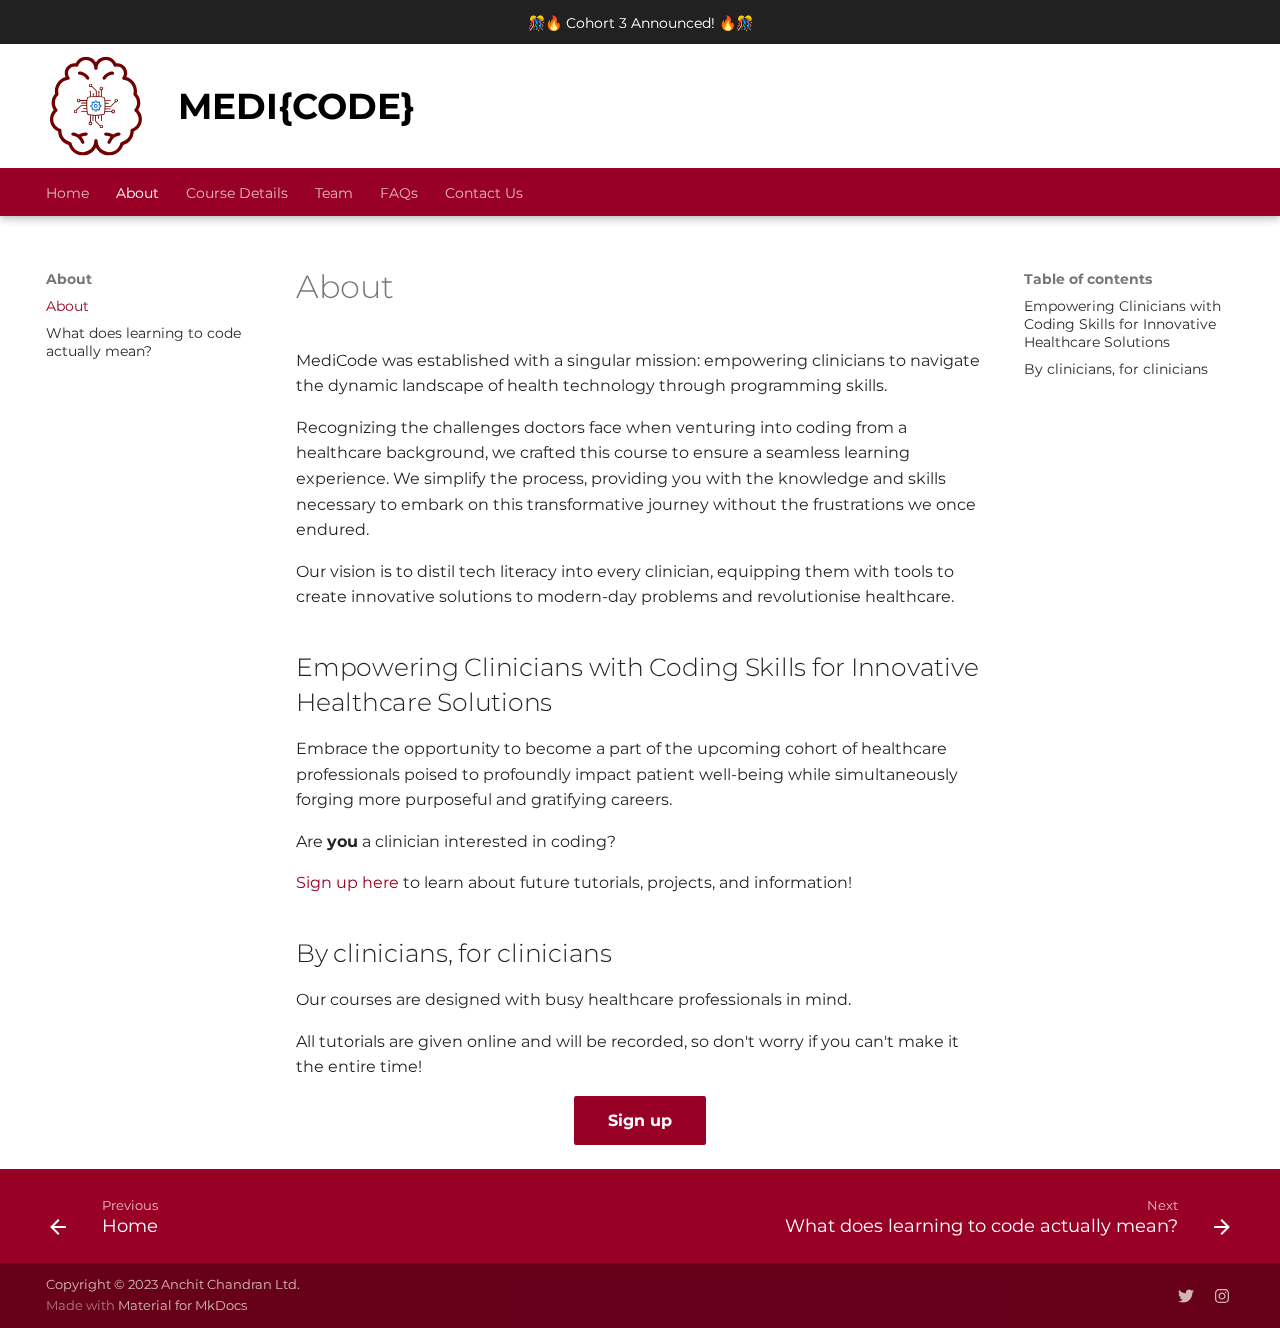
<file: about/index.html>
<!doctype html>
<html lang="en" class="no-js">
  <head>
    
      <meta charset="utf-8">
      <meta name="viewport" content="width=device-width,initial-scale=1">
      
        <meta name="description" content="Teaching Clinicians to Code">
      
      
        <meta name="author" content="Dr Anchit Chandran">
      
      
        <link rel="canonical" href="https://medicode.info/about/">
      
      
        <link rel="prev" href="..">
      
      
        <link rel="next" href="../learning-to-code/">
      
      <link rel="icon" href="../_assets/_images/logo.svg">
      <meta name="generator" content="mkdocs-1.4.3, mkdocs-material-9.1.15">
    
    
      
        <title>About - MEDI{CODE}</title>
      
    
    
<link href="https://cdn.jsdelivr.net/npm/bootstrap@5.2.3/dist/css/bootstrap.min.css" rel="stylesheet"
integrity="sha384-rbsA2VBKQhggwzxH7pPCaAqO46MgnOM80zW1RWuH61DGLwZJEdK2Kadq2F9CUG65" crossorigin="anonymous" />
<link rel="stylesheet" href="https://cdn.jsdelivr.net/npm/bootstrap-icons@1.10.3/font/bootstrap-icons.css" />
<link rel="stylesheet" href="../docs/_assets/_stylesheets/extra.css" />

      <link rel="stylesheet" href="../assets/stylesheets/main.26e3688c.min.css">
      
        
        <link rel="stylesheet" href="../assets/stylesheets/palette.ecc896b0.min.css">
      
      

     

    
    
      
        
        
        <link rel="preconnect" href="https://fonts.gstatic.com" crossorigin>
        <link rel="stylesheet" href="https://fonts.googleapis.com/css?family=Montserrat:300,300i,400,400i,700,700i%7CRoboto+Mono:400,400i,700,700i&display=fallback">
        <style>:root{--md-text-font:"Montserrat";--md-code-font:"Roboto Mono"}</style>
      
    
    
      <link rel="stylesheet" href="../_assets/_stylesheets/extra.css">
    
    <script>__md_scope=new URL("..",location),__md_hash=e=>[...e].reduce((e,_)=>(e<<5)-e+_.charCodeAt(0),0),__md_get=(e,_=localStorage,t=__md_scope)=>JSON.parse(_.getItem(t.pathname+"."+e)),__md_set=(e,_,t=localStorage,a=__md_scope)=>{try{t.setItem(a.pathname+"."+e,JSON.stringify(_))}catch(e){}}</script>
    
      

    
    
    
  </head>
  
  
    
    
    
    
    
    <body dir="ltr" data-md-color-scheme="dark" data-md-color-primary="indigo" data-md-color-accent="indigo">
  
    
    
    <input class="md-toggle" data-md-toggle="drawer" type="checkbox" id="__drawer" autocomplete="off">
    <input class="md-toggle" data-md-toggle="search" type="checkbox" id="__search" autocomplete="off">
    <label class="md-overlay" for="__drawer"></label>
    <div data-md-component="skip">
      
        
        <a href="#empowering-clinicians-with-coding-skills-for-innovative-healthcare-solutions" class="md-skip">
          Skip to content
        </a>
      
    </div>
    <div data-md-component="announce">
      
        <aside class="md-banner">
          <div class="md-banner__inner md-grid md-typeset">
            
            
  🎊🔥 Cohort 3 Announced! 🔥🎊
  

          </div>
          
        </aside>
      
    </div>
    
    
      

  

<header class="md-header md-header--shadow md-header--lifted" data-md-component="header">
  <nav class="md-header__inner md-grid" aria-label="Header">
    <a href=".." title="MEDI{CODE}" class="md-header__button md-logo" aria-label="MEDI{CODE}" data-md-component="logo">
      
  <img src="../_assets/_images/logo.svg" alt="logo">

    </a>
    <label class="md-header__button md-icon" for="__drawer">
      <svg xmlns="http://www.w3.org/2000/svg" viewBox="0 0 24 24"><path d="M3 6h18v2H3V6m0 5h18v2H3v-2m0 5h18v2H3v-2Z"/></svg>
    </label>
    <div class="md-header__title" data-md-component="header-title">
      <div class="md-header__ellipsis">
        <div class="md-header__topic">
          <span class="md-ellipsis">
            MEDI{CODE}
          </span>
        </div>
        <div class="md-header__topic" data-md-component="header-topic">
          <span class="md-ellipsis">
            
              About
            
          </span>
        </div>
      </div>
    </div>
    
      
    
    
    
      <label class="md-header__button md-icon" for="__search">
        <svg xmlns="http://www.w3.org/2000/svg" viewBox="0 0 24 24"><path d="M9.5 3A6.5 6.5 0 0 1 16 9.5c0 1.61-.59 3.09-1.56 4.23l.27.27h.79l5 5-1.5 1.5-5-5v-.79l-.27-.27A6.516 6.516 0 0 1 9.5 16 6.5 6.5 0 0 1 3 9.5 6.5 6.5 0 0 1 9.5 3m0 2C7 5 5 7 5 9.5S7 14 9.5 14 14 12 14 9.5 12 5 9.5 5Z"/></svg>
      </label>
      <div class="md-search" data-md-component="search" role="dialog">
  <label class="md-search__overlay" for="__search"></label>
  <div class="md-search__inner" role="search">
    <form class="md-search__form" name="search">
      <input type="text" class="md-search__input" name="query" aria-label="Search" placeholder="Search" autocapitalize="off" autocorrect="off" autocomplete="off" spellcheck="false" data-md-component="search-query" required>
      <label class="md-search__icon md-icon" for="__search">
        <svg xmlns="http://www.w3.org/2000/svg" viewBox="0 0 24 24"><path d="M9.5 3A6.5 6.5 0 0 1 16 9.5c0 1.61-.59 3.09-1.56 4.23l.27.27h.79l5 5-1.5 1.5-5-5v-.79l-.27-.27A6.516 6.516 0 0 1 9.5 16 6.5 6.5 0 0 1 3 9.5 6.5 6.5 0 0 1 9.5 3m0 2C7 5 5 7 5 9.5S7 14 9.5 14 14 12 14 9.5 12 5 9.5 5Z"/></svg>
        <svg xmlns="http://www.w3.org/2000/svg" viewBox="0 0 24 24"><path d="M20 11v2H8l5.5 5.5-1.42 1.42L4.16 12l7.92-7.92L13.5 5.5 8 11h12Z"/></svg>
      </label>
      <nav class="md-search__options" aria-label="Search">
        
        <button type="reset" class="md-search__icon md-icon" title="Clear" aria-label="Clear" tabindex="-1">
          <svg xmlns="http://www.w3.org/2000/svg" viewBox="0 0 24 24"><path d="M19 6.41 17.59 5 12 10.59 6.41 5 5 6.41 10.59 12 5 17.59 6.41 19 12 13.41 17.59 19 19 17.59 13.41 12 19 6.41Z"/></svg>
        </button>
      </nav>
      
    </form>
    <div class="md-search__output">
      <div class="md-search__scrollwrap" data-md-scrollfix>
        <div class="md-search-result" data-md-component="search-result">
          <div class="md-search-result__meta">
            Initializing search
          </div>
          <ol class="md-search-result__list" role="presentation"></ol>
        </div>
      </div>
    </div>
  </div>
</div>
    
    
      <div class="md-header__source">
        <a href="https://github.com/anchit-chandran/medicode-website" title="Go to repository" class="md-source" data-md-component="source">
  <div class="md-source__icon md-icon">
    
    <svg xmlns="http://www.w3.org/2000/svg" viewBox="0 0 448 512"><!--! Font Awesome Free 6.4.0 by @fontawesome - https://fontawesome.com License - https://fontawesome.com/license/free (Icons: CC BY 4.0, Fonts: SIL OFL 1.1, Code: MIT License) Copyright 2023 Fonticons, Inc.--><path d="M439.55 236.05 244 40.45a28.87 28.87 0 0 0-40.81 0l-40.66 40.63 51.52 51.52c27.06-9.14 52.68 16.77 43.39 43.68l49.66 49.66c34.23-11.8 61.18 31 35.47 56.69-26.49 26.49-70.21-2.87-56-37.34L240.22 199v121.85c25.3 12.54 22.26 41.85 9.08 55a34.34 34.34 0 0 1-48.55 0c-17.57-17.6-11.07-46.91 11.25-56v-123c-20.8-8.51-24.6-30.74-18.64-45L142.57 101 8.45 235.14a28.86 28.86 0 0 0 0 40.81l195.61 195.6a28.86 28.86 0 0 0 40.8 0l194.69-194.69a28.86 28.86 0 0 0 0-40.81z"/></svg>
  </div>
  <div class="md-source__repository">
    anchit-chandran/medicode-website
  </div>
</a>
      </div>
    
  </nav>
  
    
      
<nav class="md-tabs" aria-label="Tabs" data-md-component="tabs">
  <div class="md-grid">
    <ul class="md-tabs__list">
      
        
  
  


  <li class="md-tabs__item">
    <a href=".." class="md-tabs__link">
      Home
    </a>
  </li>

      
        
  
  
    
  


  
  
  
    <li class="md-tabs__item">
      <a href="./" class="md-tabs__link md-tabs__link--active">
        About
      </a>
    </li>
  

      
        
  
  


  <li class="md-tabs__item">
    <a href="../details/" class="md-tabs__link">
      Course Details
    </a>
  </li>

      
        
  
  


  <li class="md-tabs__item">
    <a href="../team/" class="md-tabs__link">
      Team
    </a>
  </li>

      
        
  
  


  <li class="md-tabs__item">
    <a href="../faq/" class="md-tabs__link">
      FAQs
    </a>
  </li>

      
        
  
  


  <li class="md-tabs__item">
    <a href="../contact/" class="md-tabs__link">
      Contact Us
    </a>
  </li>

      
    </ul>
  </div>
</nav>
    
  
</header>
    
    <div class="md-container" data-md-component="container">
      
      
        
      
      <main class="md-main" data-md-component="main">
        <div class="md-main__inner md-grid">
          
            
              
              <div class="md-sidebar md-sidebar--primary" data-md-component="sidebar" data-md-type="navigation" >
                <div class="md-sidebar__scrollwrap">
                  <div class="md-sidebar__inner">
                    

  


<nav class="md-nav md-nav--primary md-nav--lifted" aria-label="Navigation" data-md-level="0">
  <label class="md-nav__title" for="__drawer">
    <a href=".." title="MEDI{CODE}" class="md-nav__button md-logo" aria-label="MEDI{CODE}" data-md-component="logo">
      
  <img src="../_assets/_images/logo.svg" alt="logo">

    </a>
    MEDI{CODE}
  </label>
  
    <div class="md-nav__source">
      <a href="https://github.com/anchit-chandran/medicode-website" title="Go to repository" class="md-source" data-md-component="source">
  <div class="md-source__icon md-icon">
    
    <svg xmlns="http://www.w3.org/2000/svg" viewBox="0 0 448 512"><!--! Font Awesome Free 6.4.0 by @fontawesome - https://fontawesome.com License - https://fontawesome.com/license/free (Icons: CC BY 4.0, Fonts: SIL OFL 1.1, Code: MIT License) Copyright 2023 Fonticons, Inc.--><path d="M439.55 236.05 244 40.45a28.87 28.87 0 0 0-40.81 0l-40.66 40.63 51.52 51.52c27.06-9.14 52.68 16.77 43.39 43.68l49.66 49.66c34.23-11.8 61.18 31 35.47 56.69-26.49 26.49-70.21-2.87-56-37.34L240.22 199v121.85c25.3 12.54 22.26 41.85 9.08 55a34.34 34.34 0 0 1-48.55 0c-17.57-17.6-11.07-46.91 11.25-56v-123c-20.8-8.51-24.6-30.74-18.64-45L142.57 101 8.45 235.14a28.86 28.86 0 0 0 0 40.81l195.61 195.6a28.86 28.86 0 0 0 40.8 0l194.69-194.69a28.86 28.86 0 0 0 0-40.81z"/></svg>
  </div>
  <div class="md-source__repository">
    anchit-chandran/medicode-website
  </div>
</a>
    </div>
  
  <ul class="md-nav__list" data-md-scrollfix>
    
      
      
      

  
  
  
    <li class="md-nav__item">
      <a href=".." class="md-nav__link">
        Home
      </a>
    </li>
  

    
      
      
      

  
  
    
  
  
    
    <li class="md-nav__item md-nav__item--active md-nav__item--nested">
      
      
      
      
      <input class="md-nav__toggle md-toggle " type="checkbox" id="__nav_2" checked>
      
      
      
        <label class="md-nav__link" for="__nav_2" id="__nav_2_label" tabindex="0">
          About
          <span class="md-nav__icon md-icon"></span>
        </label>
      
      <nav class="md-nav" data-md-level="1" aria-labelledby="__nav_2_label" aria-expanded="true">
        <label class="md-nav__title" for="__nav_2">
          <span class="md-nav__icon md-icon"></span>
          About
        </label>
        <ul class="md-nav__list" data-md-scrollfix>
          
            
              
  
  
    
  
  
    <li class="md-nav__item md-nav__item--active">
      
      <input class="md-nav__toggle md-toggle" type="checkbox" id="__toc">
      
      
      
        <label class="md-nav__link md-nav__link--active" for="__toc">
          About
          <span class="md-nav__icon md-icon"></span>
        </label>
      
      <a href="./" class="md-nav__link md-nav__link--active">
        About
      </a>
      
        

<nav class="md-nav md-nav--secondary" aria-label="Table of contents">
  
  
  
  
    <label class="md-nav__title" for="__toc">
      <span class="md-nav__icon md-icon"></span>
      Table of contents
    </label>
    <ul class="md-nav__list" data-md-component="toc" data-md-scrollfix>
      
        <li class="md-nav__item">
  <a href="#empowering-clinicians-with-coding-skills-for-innovative-healthcare-solutions" class="md-nav__link">
    Empowering Clinicians with Coding Skills for Innovative Healthcare Solutions
  </a>
  
</li>
      
        <li class="md-nav__item">
  <a href="#by-clinicians-for-clinicians" class="md-nav__link">
    By clinicians, for clinicians
  </a>
  
</li>
      
    </ul>
  
</nav>
      
    </li>
  

            
          
            
              
  
  
  
    <li class="md-nav__item">
      <a href="../learning-to-code/" class="md-nav__link">
        What does learning to code actually mean?
      </a>
    </li>
  

            
          
        </ul>
      </nav>
    </li>
  

    
      
      
      

  
  
  
    <li class="md-nav__item">
      <a href="../details/" class="md-nav__link">
        Course Details
      </a>
    </li>
  

    
      
      
      

  
  
  
    <li class="md-nav__item">
      <a href="../team/" class="md-nav__link">
        Team
      </a>
    </li>
  

    
      
      
      

  
  
  
    <li class="md-nav__item">
      <a href="../faq/" class="md-nav__link">
        FAQs
      </a>
    </li>
  

    
      
      
      

  
  
  
    <li class="md-nav__item">
      <a href="../contact/" class="md-nav__link">
        Contact Us
      </a>
    </li>
  

    
  </ul>
</nav>
                  </div>
                </div>
              </div>
            
            
              
              <div class="md-sidebar md-sidebar--secondary" data-md-component="sidebar" data-md-type="toc" >
                <div class="md-sidebar__scrollwrap">
                  <div class="md-sidebar__inner">
                    

<nav class="md-nav md-nav--secondary" aria-label="Table of contents">
  
  
  
  
    <label class="md-nav__title" for="__toc">
      <span class="md-nav__icon md-icon"></span>
      Table of contents
    </label>
    <ul class="md-nav__list" data-md-component="toc" data-md-scrollfix>
      
        <li class="md-nav__item">
  <a href="#empowering-clinicians-with-coding-skills-for-innovative-healthcare-solutions" class="md-nav__link">
    Empowering Clinicians with Coding Skills for Innovative Healthcare Solutions
  </a>
  
</li>
      
        <li class="md-nav__item">
  <a href="#by-clinicians-for-clinicians" class="md-nav__link">
    By clinicians, for clinicians
  </a>
  
</li>
      
    </ul>
  
</nav>
                  </div>
                </div>
              </div>
            
          
          
            <div class="md-content" data-md-component="content">
              <article class="md-content__inner md-typeset">
                
                  

  
  


  <h1>About</h1>

<p>MediCode was established with a singular mission: empowering clinicians to navigate the dynamic landscape of health technology through programming skills.</p>
<p>Recognizing the challenges doctors face when venturing into coding from a healthcare background, we crafted this course to ensure a seamless learning experience. We simplify the process, providing you with the knowledge and skills necessary to embark on this transformative journey without the frustrations we once endured.</p>
<p>Our vision is to distil tech literacy into every clinician, equipping them with tools to create innovative solutions to modern-day problems and revolutionise healthcare.</p>
<h2 id="empowering-clinicians-with-coding-skills-for-innovative-healthcare-solutions">Empowering Clinicians with Coding Skills for Innovative Healthcare Solutions</h2>
<p>Embrace the opportunity to become a part of the upcoming cohort of healthcare professionals poised to profoundly impact patient well-being while simultaneously forging more purposeful and gratifying careers.</p>
<p>Are <strong>you</strong> a clinician interested in coding?</p>
<p><a href="../#sign-up">Sign up here</a> to learn about future tutorials, projects, and information!</p>
<h2 id="by-clinicians-for-clinicians">By clinicians, for clinicians</h2>
<p>Our courses are designed with busy healthcare professionals in mind.</p>
<p>All tutorials are given online and will be recorded, so don't worry if you can't make it the entire time!</p>
<p><a class="md-button md-button--primary" href="#sign-up">Sign up</a></p>





                
              </article>
            </div>
          
          
        </div>
        
          <button type="button" class="md-top md-icon" data-md-component="top" hidden>
            <svg xmlns="http://www.w3.org/2000/svg" viewBox="0 0 24 24"><path d="M13 20h-2V8l-5.5 5.5-1.42-1.42L12 4.16l7.92 7.92-1.42 1.42L13 8v12Z"/></svg>
            Back to top
          </button>
        
      </main>
      
        <footer class="md-footer">
  
    
      
      <nav class="md-footer__inner md-grid" aria-label="Footer" >
        
          
          <a href=".." class="md-footer__link md-footer__link--prev" aria-label="Previous: Home" rel="prev">
            <div class="md-footer__button md-icon">
              <svg xmlns="http://www.w3.org/2000/svg" viewBox="0 0 24 24"><path d="M20 11v2H8l5.5 5.5-1.42 1.42L4.16 12l7.92-7.92L13.5 5.5 8 11h12Z"/></svg>
            </div>
            <div class="md-footer__title">
              <span class="md-footer__direction">
                Previous
              </span>
              <div class="md-ellipsis">
                Home
              </div>
            </div>
          </a>
        
        
          
          <a href="../learning-to-code/" class="md-footer__link md-footer__link--next" aria-label="Next: What does learning to code actually mean?" rel="next">
            <div class="md-footer__title">
              <span class="md-footer__direction">
                Next
              </span>
              <div class="md-ellipsis">
                What does learning to code actually mean?
              </div>
            </div>
            <div class="md-footer__button md-icon">
              <svg xmlns="http://www.w3.org/2000/svg" viewBox="0 0 24 24"><path d="M4 11v2h12l-5.5 5.5 1.42 1.42L19.84 12l-7.92-7.92L10.5 5.5 16 11H4Z"/></svg>
            </div>
          </a>
        
      </nav>
    
  
  <div class="md-footer-meta md-typeset">
    <div class="md-footer-meta__inner md-grid">
      <div class="md-copyright">
  
    <div class="md-copyright__highlight">
      Copyright &copy; 2023 Anchit Chandran Ltd.
    </div>
  
  
    Made with
    <a href="https://squidfunk.github.io/mkdocs-material/" target="_blank" rel="noopener">
      Material for MkDocs
    </a>
  
</div>
      
        <div class="md-social">
  
    
    
    
    
      
      
    
    <a href="https://twitter.com/medic_ode" target="_blank" rel="noopener" title="twitter.com" class="md-social__link">
      <svg xmlns="http://www.w3.org/2000/svg" viewBox="0 0 512 512"><!--! Font Awesome Free 6.4.0 by @fontawesome - https://fontawesome.com License - https://fontawesome.com/license/free (Icons: CC BY 4.0, Fonts: SIL OFL 1.1, Code: MIT License) Copyright 2023 Fonticons, Inc.--><path d="M459.37 151.716c.325 4.548.325 9.097.325 13.645 0 138.72-105.583 298.558-298.558 298.558-59.452 0-114.68-17.219-161.137-47.106 8.447.974 16.568 1.299 25.34 1.299 49.055 0 94.213-16.568 130.274-44.832-46.132-.975-84.792-31.188-98.112-72.772 6.498.974 12.995 1.624 19.818 1.624 9.421 0 18.843-1.3 27.614-3.573-48.081-9.747-84.143-51.98-84.143-102.985v-1.299c13.969 7.797 30.214 12.67 47.431 13.319-28.264-18.843-46.781-51.005-46.781-87.391 0-19.492 5.197-37.36 14.294-52.954 51.655 63.675 129.3 105.258 216.365 109.807-1.624-7.797-2.599-15.918-2.599-24.04 0-57.828 46.782-104.934 104.934-104.934 30.213 0 57.502 12.67 76.67 33.137 23.715-4.548 46.456-13.32 66.599-25.34-7.798 24.366-24.366 44.833-46.132 57.827 21.117-2.273 41.584-8.122 60.426-16.243-14.292 20.791-32.161 39.308-52.628 54.253z"/></svg>
    </a>
  
    
    
    
    
      
      
    
    <a href="https://www.instagram.com/medic_ode/" target="_blank" rel="noopener" title="www.instagram.com" class="md-social__link">
      <svg xmlns="http://www.w3.org/2000/svg" viewBox="0 0 448 512"><!--! Font Awesome Free 6.4.0 by @fontawesome - https://fontawesome.com License - https://fontawesome.com/license/free (Icons: CC BY 4.0, Fonts: SIL OFL 1.1, Code: MIT License) Copyright 2023 Fonticons, Inc.--><path d="M224.1 141c-63.6 0-114.9 51.3-114.9 114.9s51.3 114.9 114.9 114.9S339 319.5 339 255.9 287.7 141 224.1 141zm0 189.6c-41.1 0-74.7-33.5-74.7-74.7s33.5-74.7 74.7-74.7 74.7 33.5 74.7 74.7-33.6 74.7-74.7 74.7zm146.4-194.3c0 14.9-12 26.8-26.8 26.8-14.9 0-26.8-12-26.8-26.8s12-26.8 26.8-26.8 26.8 12 26.8 26.8zm76.1 27.2c-1.7-35.9-9.9-67.7-36.2-93.9-26.2-26.2-58-34.4-93.9-36.2-37-2.1-147.9-2.1-184.9 0-35.8 1.7-67.6 9.9-93.9 36.1s-34.4 58-36.2 93.9c-2.1 37-2.1 147.9 0 184.9 1.7 35.9 9.9 67.7 36.2 93.9s58 34.4 93.9 36.2c37 2.1 147.9 2.1 184.9 0 35.9-1.7 67.7-9.9 93.9-36.2 26.2-26.2 34.4-58 36.2-93.9 2.1-37 2.1-147.8 0-184.8zM398.8 388c-7.8 19.6-22.9 34.7-42.6 42.6-29.5 11.7-99.5 9-132.1 9s-102.7 2.6-132.1-9c-19.6-7.8-34.7-22.9-42.6-42.6-11.7-29.5-9-99.5-9-132.1s-2.6-102.7 9-132.1c7.8-19.6 22.9-34.7 42.6-42.6 29.5-11.7 99.5-9 132.1-9s102.7-2.6 132.1 9c19.6 7.8 34.7 22.9 42.6 42.6 11.7 29.5 9 99.5 9 132.1s2.7 102.7-9 132.1z"/></svg>
    </a>
  
</div>
      
    </div>
  </div>
</footer>
      
    </div>
    <div class="md-dialog" data-md-component="dialog">
      <div class="md-dialog__inner md-typeset"></div>
    </div>
    
    <script id="__config" type="application/json">{"base": "..", "features": ["navigation.expand", "header.autohide", "navigation.footer", "navigation.instant", "navigation.tabs", "navigation.tabs.sticky", "navigation.top", "navigation.tracking", "toc.follow"], "search": "../assets/javascripts/workers/search.208ed371.min.js", "translations": {"clipboard.copied": "Copied to clipboard", "clipboard.copy": "Copy to clipboard", "search.result.more.one": "1 more on this page", "search.result.more.other": "# more on this page", "search.result.none": "No matching documents", "search.result.one": "1 matching document", "search.result.other": "# matching documents", "search.result.placeholder": "Type to start searching", "search.result.term.missing": "Missing", "select.version": "Select version"}}</script>
    
    
<script src="https://cdn.jsdelivr.net/npm/bootstrap@5.2.3/dist/js/bootstrap.bundle.min.js"
  integrity="sha384-kenU1KFdBIe4zVF0s0G1M5b4hcpxyD9F7jL+jjXkk+Q2h455rYXK/7HAuoJl+0I4" crossorigin="anonymous"></script>

  </body>
</html>
</file>
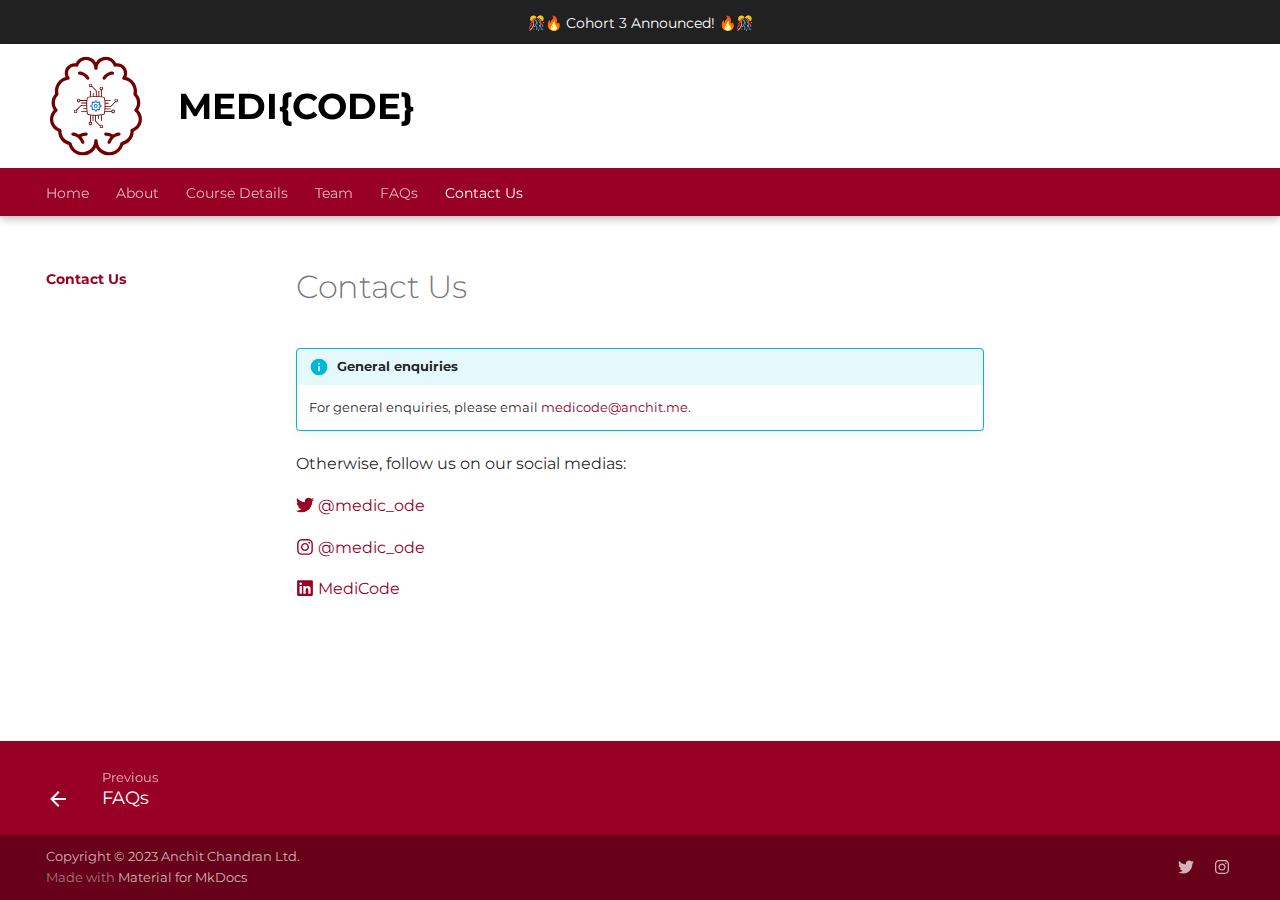
<file: contact/index.html>
<!doctype html>
<html lang="en" class="no-js">
  <head>
    
      <meta charset="utf-8">
      <meta name="viewport" content="width=device-width,initial-scale=1">
      
        <meta name="description" content="Teaching Clinicians to Code">
      
      
        <meta name="author" content="Dr Anchit Chandran">
      
      
        <link rel="canonical" href="https://medicode.info/contact/">
      
      
        <link rel="prev" href="../faq/">
      
      
      <link rel="icon" href="../_assets/_images/logo.svg">
      <meta name="generator" content="mkdocs-1.4.3, mkdocs-material-9.1.15">
    
    
      
        <title>Get in Touch - MEDI{CODE}</title>
      
    
    
<link href="https://cdn.jsdelivr.net/npm/bootstrap@5.2.3/dist/css/bootstrap.min.css" rel="stylesheet"
integrity="sha384-rbsA2VBKQhggwzxH7pPCaAqO46MgnOM80zW1RWuH61DGLwZJEdK2Kadq2F9CUG65" crossorigin="anonymous" />
<link rel="stylesheet" href="https://cdn.jsdelivr.net/npm/bootstrap-icons@1.10.3/font/bootstrap-icons.css" />
<link rel="stylesheet" href="../docs/_assets/_stylesheets/extra.css" />

      <link rel="stylesheet" href="../assets/stylesheets/main.26e3688c.min.css">
      
        
        <link rel="stylesheet" href="../assets/stylesheets/palette.ecc896b0.min.css">
      
      

     

    
    
      
        
        
        <link rel="preconnect" href="https://fonts.gstatic.com" crossorigin>
        <link rel="stylesheet" href="https://fonts.googleapis.com/css?family=Montserrat:300,300i,400,400i,700,700i%7CRoboto+Mono:400,400i,700,700i&display=fallback">
        <style>:root{--md-text-font:"Montserrat";--md-code-font:"Roboto Mono"}</style>
      
    
    
      <link rel="stylesheet" href="../_assets/_stylesheets/extra.css">
    
    <script>__md_scope=new URL("..",location),__md_hash=e=>[...e].reduce((e,_)=>(e<<5)-e+_.charCodeAt(0),0),__md_get=(e,_=localStorage,t=__md_scope)=>JSON.parse(_.getItem(t.pathname+"."+e)),__md_set=(e,_,t=localStorage,a=__md_scope)=>{try{t.setItem(a.pathname+"."+e,JSON.stringify(_))}catch(e){}}</script>
    
      

    
    
    
  </head>
  
  
    
    
    
    
    
    <body dir="ltr" data-md-color-scheme="dark" data-md-color-primary="indigo" data-md-color-accent="indigo">
  
    
    
    <input class="md-toggle" data-md-toggle="drawer" type="checkbox" id="__drawer" autocomplete="off">
    <input class="md-toggle" data-md-toggle="search" type="checkbox" id="__search" autocomplete="off">
    <label class="md-overlay" for="__drawer"></label>
    <div data-md-component="skip">
      
    </div>
    <div data-md-component="announce">
      
        <aside class="md-banner">
          <div class="md-banner__inner md-grid md-typeset">
            
            
  🎊🔥 Cohort 3 Announced! 🔥🎊
  

          </div>
          
        </aside>
      
    </div>
    
    
      

  

<header class="md-header md-header--shadow md-header--lifted" data-md-component="header">
  <nav class="md-header__inner md-grid" aria-label="Header">
    <a href=".." title="MEDI{CODE}" class="md-header__button md-logo" aria-label="MEDI{CODE}" data-md-component="logo">
      
  <img src="../_assets/_images/logo.svg" alt="logo">

    </a>
    <label class="md-header__button md-icon" for="__drawer">
      <svg xmlns="http://www.w3.org/2000/svg" viewBox="0 0 24 24"><path d="M3 6h18v2H3V6m0 5h18v2H3v-2m0 5h18v2H3v-2Z"/></svg>
    </label>
    <div class="md-header__title" data-md-component="header-title">
      <div class="md-header__ellipsis">
        <div class="md-header__topic">
          <span class="md-ellipsis">
            MEDI{CODE}
          </span>
        </div>
        <div class="md-header__topic" data-md-component="header-topic">
          <span class="md-ellipsis">
            
              Get in Touch
            
          </span>
        </div>
      </div>
    </div>
    
      
    
    
    
      <label class="md-header__button md-icon" for="__search">
        <svg xmlns="http://www.w3.org/2000/svg" viewBox="0 0 24 24"><path d="M9.5 3A6.5 6.5 0 0 1 16 9.5c0 1.61-.59 3.09-1.56 4.23l.27.27h.79l5 5-1.5 1.5-5-5v-.79l-.27-.27A6.516 6.516 0 0 1 9.5 16 6.5 6.5 0 0 1 3 9.5 6.5 6.5 0 0 1 9.5 3m0 2C7 5 5 7 5 9.5S7 14 9.5 14 14 12 14 9.5 12 5 9.5 5Z"/></svg>
      </label>
      <div class="md-search" data-md-component="search" role="dialog">
  <label class="md-search__overlay" for="__search"></label>
  <div class="md-search__inner" role="search">
    <form class="md-search__form" name="search">
      <input type="text" class="md-search__input" name="query" aria-label="Search" placeholder="Search" autocapitalize="off" autocorrect="off" autocomplete="off" spellcheck="false" data-md-component="search-query" required>
      <label class="md-search__icon md-icon" for="__search">
        <svg xmlns="http://www.w3.org/2000/svg" viewBox="0 0 24 24"><path d="M9.5 3A6.5 6.5 0 0 1 16 9.5c0 1.61-.59 3.09-1.56 4.23l.27.27h.79l5 5-1.5 1.5-5-5v-.79l-.27-.27A6.516 6.516 0 0 1 9.5 16 6.5 6.5 0 0 1 3 9.5 6.5 6.5 0 0 1 9.5 3m0 2C7 5 5 7 5 9.5S7 14 9.5 14 14 12 14 9.5 12 5 9.5 5Z"/></svg>
        <svg xmlns="http://www.w3.org/2000/svg" viewBox="0 0 24 24"><path d="M20 11v2H8l5.5 5.5-1.42 1.42L4.16 12l7.92-7.92L13.5 5.5 8 11h12Z"/></svg>
      </label>
      <nav class="md-search__options" aria-label="Search">
        
        <button type="reset" class="md-search__icon md-icon" title="Clear" aria-label="Clear" tabindex="-1">
          <svg xmlns="http://www.w3.org/2000/svg" viewBox="0 0 24 24"><path d="M19 6.41 17.59 5 12 10.59 6.41 5 5 6.41 10.59 12 5 17.59 6.41 19 12 13.41 17.59 19 19 17.59 13.41 12 19 6.41Z"/></svg>
        </button>
      </nav>
      
    </form>
    <div class="md-search__output">
      <div class="md-search__scrollwrap" data-md-scrollfix>
        <div class="md-search-result" data-md-component="search-result">
          <div class="md-search-result__meta">
            Initializing search
          </div>
          <ol class="md-search-result__list" role="presentation"></ol>
        </div>
      </div>
    </div>
  </div>
</div>
    
    
      <div class="md-header__source">
        <a href="https://github.com/anchit-chandran/medicode-website" title="Go to repository" class="md-source" data-md-component="source">
  <div class="md-source__icon md-icon">
    
    <svg xmlns="http://www.w3.org/2000/svg" viewBox="0 0 448 512"><!--! Font Awesome Free 6.4.0 by @fontawesome - https://fontawesome.com License - https://fontawesome.com/license/free (Icons: CC BY 4.0, Fonts: SIL OFL 1.1, Code: MIT License) Copyright 2023 Fonticons, Inc.--><path d="M439.55 236.05 244 40.45a28.87 28.87 0 0 0-40.81 0l-40.66 40.63 51.52 51.52c27.06-9.14 52.68 16.77 43.39 43.68l49.66 49.66c34.23-11.8 61.18 31 35.47 56.69-26.49 26.49-70.21-2.87-56-37.34L240.22 199v121.85c25.3 12.54 22.26 41.85 9.08 55a34.34 34.34 0 0 1-48.55 0c-17.57-17.6-11.07-46.91 11.25-56v-123c-20.8-8.51-24.6-30.74-18.64-45L142.57 101 8.45 235.14a28.86 28.86 0 0 0 0 40.81l195.61 195.6a28.86 28.86 0 0 0 40.8 0l194.69-194.69a28.86 28.86 0 0 0 0-40.81z"/></svg>
  </div>
  <div class="md-source__repository">
    anchit-chandran/medicode-website
  </div>
</a>
      </div>
    
  </nav>
  
    
      
<nav class="md-tabs" aria-label="Tabs" data-md-component="tabs">
  <div class="md-grid">
    <ul class="md-tabs__list">
      
        
  
  


  <li class="md-tabs__item">
    <a href=".." class="md-tabs__link">
      Home
    </a>
  </li>

      
        
  
  


  
  
  
    <li class="md-tabs__item">
      <a href="../about/" class="md-tabs__link">
        About
      </a>
    </li>
  

      
        
  
  


  <li class="md-tabs__item">
    <a href="../details/" class="md-tabs__link">
      Course Details
    </a>
  </li>

      
        
  
  


  <li class="md-tabs__item">
    <a href="../team/" class="md-tabs__link">
      Team
    </a>
  </li>

      
        
  
  


  <li class="md-tabs__item">
    <a href="../faq/" class="md-tabs__link">
      FAQs
    </a>
  </li>

      
        
  
  
    
  


  <li class="md-tabs__item">
    <a href="./" class="md-tabs__link md-tabs__link--active">
      Contact Us
    </a>
  </li>

      
    </ul>
  </div>
</nav>
    
  
</header>
    
    <div class="md-container" data-md-component="container">
      
      
        
      
      <main class="md-main" data-md-component="main">
        <div class="md-main__inner md-grid">
          
            
              
              <div class="md-sidebar md-sidebar--primary" data-md-component="sidebar" data-md-type="navigation" >
                <div class="md-sidebar__scrollwrap">
                  <div class="md-sidebar__inner">
                    

  


<nav class="md-nav md-nav--primary md-nav--lifted" aria-label="Navigation" data-md-level="0">
  <label class="md-nav__title" for="__drawer">
    <a href=".." title="MEDI{CODE}" class="md-nav__button md-logo" aria-label="MEDI{CODE}" data-md-component="logo">
      
  <img src="../_assets/_images/logo.svg" alt="logo">

    </a>
    MEDI{CODE}
  </label>
  
    <div class="md-nav__source">
      <a href="https://github.com/anchit-chandran/medicode-website" title="Go to repository" class="md-source" data-md-component="source">
  <div class="md-source__icon md-icon">
    
    <svg xmlns="http://www.w3.org/2000/svg" viewBox="0 0 448 512"><!--! Font Awesome Free 6.4.0 by @fontawesome - https://fontawesome.com License - https://fontawesome.com/license/free (Icons: CC BY 4.0, Fonts: SIL OFL 1.1, Code: MIT License) Copyright 2023 Fonticons, Inc.--><path d="M439.55 236.05 244 40.45a28.87 28.87 0 0 0-40.81 0l-40.66 40.63 51.52 51.52c27.06-9.14 52.68 16.77 43.39 43.68l49.66 49.66c34.23-11.8 61.18 31 35.47 56.69-26.49 26.49-70.21-2.87-56-37.34L240.22 199v121.85c25.3 12.54 22.26 41.85 9.08 55a34.34 34.34 0 0 1-48.55 0c-17.57-17.6-11.07-46.91 11.25-56v-123c-20.8-8.51-24.6-30.74-18.64-45L142.57 101 8.45 235.14a28.86 28.86 0 0 0 0 40.81l195.61 195.6a28.86 28.86 0 0 0 40.8 0l194.69-194.69a28.86 28.86 0 0 0 0-40.81z"/></svg>
  </div>
  <div class="md-source__repository">
    anchit-chandran/medicode-website
  </div>
</a>
    </div>
  
  <ul class="md-nav__list" data-md-scrollfix>
    
      
      
      

  
  
  
    <li class="md-nav__item">
      <a href=".." class="md-nav__link">
        Home
      </a>
    </li>
  

    
      
      
      

  
  
  
    
    <li class="md-nav__item md-nav__item--nested">
      
      
      
      
        
      
      <input class="md-nav__toggle md-toggle md-toggle--indeterminate" type="checkbox" id="__nav_2" >
      
      
      
        <label class="md-nav__link" for="__nav_2" id="__nav_2_label" tabindex="0">
          About
          <span class="md-nav__icon md-icon"></span>
        </label>
      
      <nav class="md-nav" data-md-level="1" aria-labelledby="__nav_2_label" aria-expanded="false">
        <label class="md-nav__title" for="__nav_2">
          <span class="md-nav__icon md-icon"></span>
          About
        </label>
        <ul class="md-nav__list" data-md-scrollfix>
          
            
              
  
  
  
    <li class="md-nav__item">
      <a href="../about/" class="md-nav__link">
        About
      </a>
    </li>
  

            
          
            
              
  
  
  
    <li class="md-nav__item">
      <a href="../learning-to-code/" class="md-nav__link">
        What does learning to code actually mean?
      </a>
    </li>
  

            
          
        </ul>
      </nav>
    </li>
  

    
      
      
      

  
  
  
    <li class="md-nav__item">
      <a href="../details/" class="md-nav__link">
        Course Details
      </a>
    </li>
  

    
      
      
      

  
  
  
    <li class="md-nav__item">
      <a href="../team/" class="md-nav__link">
        Team
      </a>
    </li>
  

    
      
      
      

  
  
  
    <li class="md-nav__item">
      <a href="../faq/" class="md-nav__link">
        FAQs
      </a>
    </li>
  

    
      
      
      

  
  
    
  
  
    <li class="md-nav__item md-nav__item--active">
      
      <input class="md-nav__toggle md-toggle" type="checkbox" id="__toc">
      
      
      
      <a href="./" class="md-nav__link md-nav__link--active">
        Contact Us
      </a>
      
    </li>
  

    
  </ul>
</nav>
                  </div>
                </div>
              </div>
            
            
              
              <div class="md-sidebar md-sidebar--secondary" data-md-component="sidebar" data-md-type="toc" >
                <div class="md-sidebar__scrollwrap">
                  <div class="md-sidebar__inner">
                    

<nav class="md-nav md-nav--secondary" aria-label="Table of contents">
  
  
  
  
</nav>
                  </div>
                </div>
              </div>
            
          
          
            <div class="md-content" data-md-component="content">
              <article class="md-content__inner md-typeset">
                
                  

  
  


  <h1>Contact Us</h1>

<div class="admonition info">
<p class="admonition-title">General enquiries</p>
<p>For general enquiries, please email <a href="&#109;&#97;&#105;&#108;&#116;&#111;&#58;&#109;&#101;&#100;&#105;&#99;&#111;&#100;&#101;&#64;&#97;&#110;&#99;&#104;&#105;&#116;&#46;&#109;&#101;">&#109;&#101;&#100;&#105;&#99;&#111;&#100;&#101;&#64;&#97;&#110;&#99;&#104;&#105;&#116;&#46;&#109;&#101;</a>.</p>
</div>
<p>Otherwise, follow us on our social medias:</p>
<p><a href="https://twitter.com/medic_ode"><span class="twemoji"><svg xmlns="http://www.w3.org/2000/svg" viewBox="0 0 512 512"><!--! Font Awesome Free 6.4.0 by @fontawesome - https://fontawesome.com License - https://fontawesome.com/license/free (Icons: CC BY 4.0, Fonts: SIL OFL 1.1, Code: MIT License) Copyright 2023 Fonticons, Inc.--><path d="M459.37 151.716c.325 4.548.325 9.097.325 13.645 0 138.72-105.583 298.558-298.558 298.558-59.452 0-114.68-17.219-161.137-47.106 8.447.974 16.568 1.299 25.34 1.299 49.055 0 94.213-16.568 130.274-44.832-46.132-.975-84.792-31.188-98.112-72.772 6.498.974 12.995 1.624 19.818 1.624 9.421 0 18.843-1.3 27.614-3.573-48.081-9.747-84.143-51.98-84.143-102.985v-1.299c13.969 7.797 30.214 12.67 47.431 13.319-28.264-18.843-46.781-51.005-46.781-87.391 0-19.492 5.197-37.36 14.294-52.954 51.655 63.675 129.3 105.258 216.365 109.807-1.624-7.797-2.599-15.918-2.599-24.04 0-57.828 46.782-104.934 104.934-104.934 30.213 0 57.502 12.67 76.67 33.137 23.715-4.548 46.456-13.32 66.599-25.34-7.798 24.366-24.366 44.833-46.132 57.827 21.117-2.273 41.584-8.122 60.426-16.243-14.292 20.791-32.161 39.308-52.628 54.253z"/></svg></span> @medic_ode</a></p>
<p><a href="https://www.instagram.com/medic_ode/"><span class="twemoji"><svg xmlns="http://www.w3.org/2000/svg" viewBox="0 0 448 512"><!--! Font Awesome Free 6.4.0 by @fontawesome - https://fontawesome.com License - https://fontawesome.com/license/free (Icons: CC BY 4.0, Fonts: SIL OFL 1.1, Code: MIT License) Copyright 2023 Fonticons, Inc.--><path d="M224.1 141c-63.6 0-114.9 51.3-114.9 114.9s51.3 114.9 114.9 114.9S339 319.5 339 255.9 287.7 141 224.1 141zm0 189.6c-41.1 0-74.7-33.5-74.7-74.7s33.5-74.7 74.7-74.7 74.7 33.5 74.7 74.7-33.6 74.7-74.7 74.7zm146.4-194.3c0 14.9-12 26.8-26.8 26.8-14.9 0-26.8-12-26.8-26.8s12-26.8 26.8-26.8 26.8 12 26.8 26.8zm76.1 27.2c-1.7-35.9-9.9-67.7-36.2-93.9-26.2-26.2-58-34.4-93.9-36.2-37-2.1-147.9-2.1-184.9 0-35.8 1.7-67.6 9.9-93.9 36.1s-34.4 58-36.2 93.9c-2.1 37-2.1 147.9 0 184.9 1.7 35.9 9.9 67.7 36.2 93.9s58 34.4 93.9 36.2c37 2.1 147.9 2.1 184.9 0 35.9-1.7 67.7-9.9 93.9-36.2 26.2-26.2 34.4-58 36.2-93.9 2.1-37 2.1-147.8 0-184.8zM398.8 388c-7.8 19.6-22.9 34.7-42.6 42.6-29.5 11.7-99.5 9-132.1 9s-102.7 2.6-132.1-9c-19.6-7.8-34.7-22.9-42.6-42.6-11.7-29.5-9-99.5-9-132.1s-2.6-102.7 9-132.1c7.8-19.6 22.9-34.7 42.6-42.6 29.5-11.7 99.5-9 132.1-9s102.7-2.6 132.1 9c19.6 7.8 34.7 22.9 42.6 42.6 11.7 29.5 9 99.5 9 132.1s2.7 102.7-9 132.1z"/></svg></span> @medic_ode</a></p>
<p><a href="https://www.linkedin.com/company/medic-ode/"><span class="twemoji"><svg xmlns="http://www.w3.org/2000/svg" viewBox="0 0 448 512"><!--! Font Awesome Free 6.4.0 by @fontawesome - https://fontawesome.com License - https://fontawesome.com/license/free (Icons: CC BY 4.0, Fonts: SIL OFL 1.1, Code: MIT License) Copyright 2023 Fonticons, Inc.--><path d="M416 32H31.9C14.3 32 0 46.5 0 64.3v383.4C0 465.5 14.3 480 31.9 480H416c17.6 0 32-14.5 32-32.3V64.3c0-17.8-14.4-32.3-32-32.3zM135.4 416H69V202.2h66.5V416zm-33.2-243c-21.3 0-38.5-17.3-38.5-38.5S80.9 96 102.2 96c21.2 0 38.5 17.3 38.5 38.5 0 21.3-17.2 38.5-38.5 38.5zm282.1 243h-66.4V312c0-24.8-.5-56.7-34.5-56.7-34.6 0-39.9 27-39.9 54.9V416h-66.4V202.2h63.7v29.2h.9c8.9-16.8 30.6-34.5 62.9-34.5 67.2 0 79.7 44.3 79.7 101.9V416z"/></svg></span> MediCode</a></p>





                
              </article>
            </div>
          
          
        </div>
        
          <button type="button" class="md-top md-icon" data-md-component="top" hidden>
            <svg xmlns="http://www.w3.org/2000/svg" viewBox="0 0 24 24"><path d="M13 20h-2V8l-5.5 5.5-1.42-1.42L12 4.16l7.92 7.92-1.42 1.42L13 8v12Z"/></svg>
            Back to top
          </button>
        
      </main>
      
        <footer class="md-footer">
  
    
      
      <nav class="md-footer__inner md-grid" aria-label="Footer" >
        
          
          <a href="../faq/" class="md-footer__link md-footer__link--prev" aria-label="Previous: FAQs" rel="prev">
            <div class="md-footer__button md-icon">
              <svg xmlns="http://www.w3.org/2000/svg" viewBox="0 0 24 24"><path d="M20 11v2H8l5.5 5.5-1.42 1.42L4.16 12l7.92-7.92L13.5 5.5 8 11h12Z"/></svg>
            </div>
            <div class="md-footer__title">
              <span class="md-footer__direction">
                Previous
              </span>
              <div class="md-ellipsis">
                FAQs
              </div>
            </div>
          </a>
        
        
      </nav>
    
  
  <div class="md-footer-meta md-typeset">
    <div class="md-footer-meta__inner md-grid">
      <div class="md-copyright">
  
    <div class="md-copyright__highlight">
      Copyright &copy; 2023 Anchit Chandran Ltd.
    </div>
  
  
    Made with
    <a href="https://squidfunk.github.io/mkdocs-material/" target="_blank" rel="noopener">
      Material for MkDocs
    </a>
  
</div>
      
        <div class="md-social">
  
    
    
    
    
      
      
    
    <a href="https://twitter.com/medic_ode" target="_blank" rel="noopener" title="twitter.com" class="md-social__link">
      <svg xmlns="http://www.w3.org/2000/svg" viewBox="0 0 512 512"><!--! Font Awesome Free 6.4.0 by @fontawesome - https://fontawesome.com License - https://fontawesome.com/license/free (Icons: CC BY 4.0, Fonts: SIL OFL 1.1, Code: MIT License) Copyright 2023 Fonticons, Inc.--><path d="M459.37 151.716c.325 4.548.325 9.097.325 13.645 0 138.72-105.583 298.558-298.558 298.558-59.452 0-114.68-17.219-161.137-47.106 8.447.974 16.568 1.299 25.34 1.299 49.055 0 94.213-16.568 130.274-44.832-46.132-.975-84.792-31.188-98.112-72.772 6.498.974 12.995 1.624 19.818 1.624 9.421 0 18.843-1.3 27.614-3.573-48.081-9.747-84.143-51.98-84.143-102.985v-1.299c13.969 7.797 30.214 12.67 47.431 13.319-28.264-18.843-46.781-51.005-46.781-87.391 0-19.492 5.197-37.36 14.294-52.954 51.655 63.675 129.3 105.258 216.365 109.807-1.624-7.797-2.599-15.918-2.599-24.04 0-57.828 46.782-104.934 104.934-104.934 30.213 0 57.502 12.67 76.67 33.137 23.715-4.548 46.456-13.32 66.599-25.34-7.798 24.366-24.366 44.833-46.132 57.827 21.117-2.273 41.584-8.122 60.426-16.243-14.292 20.791-32.161 39.308-52.628 54.253z"/></svg>
    </a>
  
    
    
    
    
      
      
    
    <a href="https://www.instagram.com/medic_ode/" target="_blank" rel="noopener" title="www.instagram.com" class="md-social__link">
      <svg xmlns="http://www.w3.org/2000/svg" viewBox="0 0 448 512"><!--! Font Awesome Free 6.4.0 by @fontawesome - https://fontawesome.com License - https://fontawesome.com/license/free (Icons: CC BY 4.0, Fonts: SIL OFL 1.1, Code: MIT License) Copyright 2023 Fonticons, Inc.--><path d="M224.1 141c-63.6 0-114.9 51.3-114.9 114.9s51.3 114.9 114.9 114.9S339 319.5 339 255.9 287.7 141 224.1 141zm0 189.6c-41.1 0-74.7-33.5-74.7-74.7s33.5-74.7 74.7-74.7 74.7 33.5 74.7 74.7-33.6 74.7-74.7 74.7zm146.4-194.3c0 14.9-12 26.8-26.8 26.8-14.9 0-26.8-12-26.8-26.8s12-26.8 26.8-26.8 26.8 12 26.8 26.8zm76.1 27.2c-1.7-35.9-9.9-67.7-36.2-93.9-26.2-26.2-58-34.4-93.9-36.2-37-2.1-147.9-2.1-184.9 0-35.8 1.7-67.6 9.9-93.9 36.1s-34.4 58-36.2 93.9c-2.1 37-2.1 147.9 0 184.9 1.7 35.9 9.9 67.7 36.2 93.9s58 34.4 93.9 36.2c37 2.1 147.9 2.1 184.9 0 35.9-1.7 67.7-9.9 93.9-36.2 26.2-26.2 34.4-58 36.2-93.9 2.1-37 2.1-147.8 0-184.8zM398.8 388c-7.8 19.6-22.9 34.7-42.6 42.6-29.5 11.7-99.5 9-132.1 9s-102.7 2.6-132.1-9c-19.6-7.8-34.7-22.9-42.6-42.6-11.7-29.5-9-99.5-9-132.1s-2.6-102.7 9-132.1c7.8-19.6 22.9-34.7 42.6-42.6 29.5-11.7 99.5-9 132.1-9s102.7-2.6 132.1 9c19.6 7.8 34.7 22.9 42.6 42.6 11.7 29.5 9 99.5 9 132.1s2.7 102.7-9 132.1z"/></svg>
    </a>
  
</div>
      
    </div>
  </div>
</footer>
      
    </div>
    <div class="md-dialog" data-md-component="dialog">
      <div class="md-dialog__inner md-typeset"></div>
    </div>
    
    <script id="__config" type="application/json">{"base": "..", "features": ["navigation.expand", "header.autohide", "navigation.footer", "navigation.instant", "navigation.tabs", "navigation.tabs.sticky", "navigation.top", "navigation.tracking", "toc.follow"], "search": "../assets/javascripts/workers/search.208ed371.min.js", "translations": {"clipboard.copied": "Copied to clipboard", "clipboard.copy": "Copy to clipboard", "search.result.more.one": "1 more on this page", "search.result.more.other": "# more on this page", "search.result.none": "No matching documents", "search.result.one": "1 matching document", "search.result.other": "# matching documents", "search.result.placeholder": "Type to start searching", "search.result.term.missing": "Missing", "select.version": "Select version"}}</script>
    
    
<script src="https://cdn.jsdelivr.net/npm/bootstrap@5.2.3/dist/js/bootstrap.bundle.min.js"
  integrity="sha384-kenU1KFdBIe4zVF0s0G1M5b4hcpxyD9F7jL+jjXkk+Q2h455rYXK/7HAuoJl+0I4" crossorigin="anonymous"></script>

  </body>
</html>
</file>
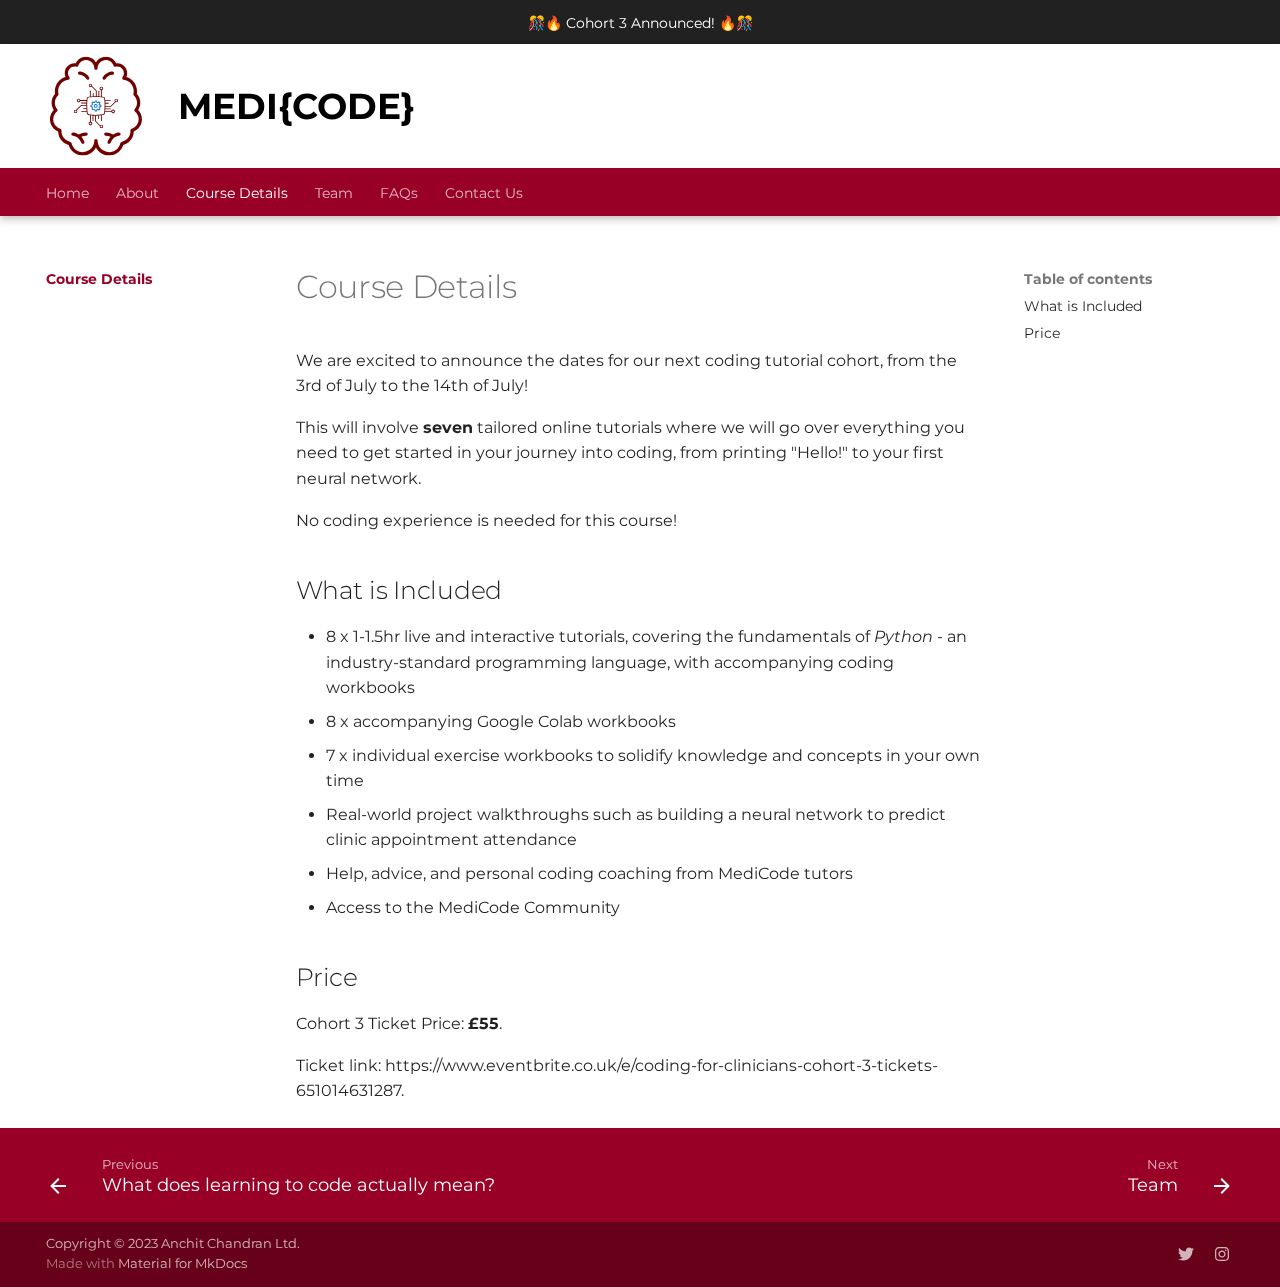
<file: details/index.html>
<!doctype html>
<html lang="en" class="no-js">
  <head>
    
      <meta charset="utf-8">
      <meta name="viewport" content="width=device-width,initial-scale=1">
      
        <meta name="description" content="Teaching Clinicians to Code">
      
      
        <meta name="author" content="Dr Anchit Chandran">
      
      
        <link rel="canonical" href="https://medicode.info/details/">
      
      
        <link rel="prev" href="../learning-to-code/">
      
      
        <link rel="next" href="../team/">
      
      <link rel="icon" href="../_assets/_images/logo.svg">
      <meta name="generator" content="mkdocs-1.4.3, mkdocs-material-9.1.15">
    
    
      
        <title>Course Details - MEDI{CODE}</title>
      
    
    
<link href="https://cdn.jsdelivr.net/npm/bootstrap@5.2.3/dist/css/bootstrap.min.css" rel="stylesheet"
integrity="sha384-rbsA2VBKQhggwzxH7pPCaAqO46MgnOM80zW1RWuH61DGLwZJEdK2Kadq2F9CUG65" crossorigin="anonymous" />
<link rel="stylesheet" href="https://cdn.jsdelivr.net/npm/bootstrap-icons@1.10.3/font/bootstrap-icons.css" />
<link rel="stylesheet" href="../docs/_assets/_stylesheets/extra.css" />

      <link rel="stylesheet" href="../assets/stylesheets/main.26e3688c.min.css">
      
        
        <link rel="stylesheet" href="../assets/stylesheets/palette.ecc896b0.min.css">
      
      

     

    
    
      
        
        
        <link rel="preconnect" href="https://fonts.gstatic.com" crossorigin>
        <link rel="stylesheet" href="https://fonts.googleapis.com/css?family=Montserrat:300,300i,400,400i,700,700i%7CRoboto+Mono:400,400i,700,700i&display=fallback">
        <style>:root{--md-text-font:"Montserrat";--md-code-font:"Roboto Mono"}</style>
      
    
    
      <link rel="stylesheet" href="../_assets/_stylesheets/extra.css">
    
    <script>__md_scope=new URL("..",location),__md_hash=e=>[...e].reduce((e,_)=>(e<<5)-e+_.charCodeAt(0),0),__md_get=(e,_=localStorage,t=__md_scope)=>JSON.parse(_.getItem(t.pathname+"."+e)),__md_set=(e,_,t=localStorage,a=__md_scope)=>{try{t.setItem(a.pathname+"."+e,JSON.stringify(_))}catch(e){}}</script>
    
      

    
    
    
  </head>
  
  
    
    
    
    
    
    <body dir="ltr" data-md-color-scheme="dark" data-md-color-primary="indigo" data-md-color-accent="indigo">
  
    
    
    <input class="md-toggle" data-md-toggle="drawer" type="checkbox" id="__drawer" autocomplete="off">
    <input class="md-toggle" data-md-toggle="search" type="checkbox" id="__search" autocomplete="off">
    <label class="md-overlay" for="__drawer"></label>
    <div data-md-component="skip">
      
        
        <a href="#what-is-included" class="md-skip">
          Skip to content
        </a>
      
    </div>
    <div data-md-component="announce">
      
        <aside class="md-banner">
          <div class="md-banner__inner md-grid md-typeset">
            
            
  🎊🔥 Cohort 3 Announced! 🔥🎊
  

          </div>
          
        </aside>
      
    </div>
    
    
      

  

<header class="md-header md-header--shadow md-header--lifted" data-md-component="header">
  <nav class="md-header__inner md-grid" aria-label="Header">
    <a href=".." title="MEDI{CODE}" class="md-header__button md-logo" aria-label="MEDI{CODE}" data-md-component="logo">
      
  <img src="../_assets/_images/logo.svg" alt="logo">

    </a>
    <label class="md-header__button md-icon" for="__drawer">
      <svg xmlns="http://www.w3.org/2000/svg" viewBox="0 0 24 24"><path d="M3 6h18v2H3V6m0 5h18v2H3v-2m0 5h18v2H3v-2Z"/></svg>
    </label>
    <div class="md-header__title" data-md-component="header-title">
      <div class="md-header__ellipsis">
        <div class="md-header__topic">
          <span class="md-ellipsis">
            MEDI{CODE}
          </span>
        </div>
        <div class="md-header__topic" data-md-component="header-topic">
          <span class="md-ellipsis">
            
              Course Details
            
          </span>
        </div>
      </div>
    </div>
    
      
    
    
    
      <label class="md-header__button md-icon" for="__search">
        <svg xmlns="http://www.w3.org/2000/svg" viewBox="0 0 24 24"><path d="M9.5 3A6.5 6.5 0 0 1 16 9.5c0 1.61-.59 3.09-1.56 4.23l.27.27h.79l5 5-1.5 1.5-5-5v-.79l-.27-.27A6.516 6.516 0 0 1 9.5 16 6.5 6.5 0 0 1 3 9.5 6.5 6.5 0 0 1 9.5 3m0 2C7 5 5 7 5 9.5S7 14 9.5 14 14 12 14 9.5 12 5 9.5 5Z"/></svg>
      </label>
      <div class="md-search" data-md-component="search" role="dialog">
  <label class="md-search__overlay" for="__search"></label>
  <div class="md-search__inner" role="search">
    <form class="md-search__form" name="search">
      <input type="text" class="md-search__input" name="query" aria-label="Search" placeholder="Search" autocapitalize="off" autocorrect="off" autocomplete="off" spellcheck="false" data-md-component="search-query" required>
      <label class="md-search__icon md-icon" for="__search">
        <svg xmlns="http://www.w3.org/2000/svg" viewBox="0 0 24 24"><path d="M9.5 3A6.5 6.5 0 0 1 16 9.5c0 1.61-.59 3.09-1.56 4.23l.27.27h.79l5 5-1.5 1.5-5-5v-.79l-.27-.27A6.516 6.516 0 0 1 9.5 16 6.5 6.5 0 0 1 3 9.5 6.5 6.5 0 0 1 9.5 3m0 2C7 5 5 7 5 9.5S7 14 9.5 14 14 12 14 9.5 12 5 9.5 5Z"/></svg>
        <svg xmlns="http://www.w3.org/2000/svg" viewBox="0 0 24 24"><path d="M20 11v2H8l5.5 5.5-1.42 1.42L4.16 12l7.92-7.92L13.5 5.5 8 11h12Z"/></svg>
      </label>
      <nav class="md-search__options" aria-label="Search">
        
        <button type="reset" class="md-search__icon md-icon" title="Clear" aria-label="Clear" tabindex="-1">
          <svg xmlns="http://www.w3.org/2000/svg" viewBox="0 0 24 24"><path d="M19 6.41 17.59 5 12 10.59 6.41 5 5 6.41 10.59 12 5 17.59 6.41 19 12 13.41 17.59 19 19 17.59 13.41 12 19 6.41Z"/></svg>
        </button>
      </nav>
      
    </form>
    <div class="md-search__output">
      <div class="md-search__scrollwrap" data-md-scrollfix>
        <div class="md-search-result" data-md-component="search-result">
          <div class="md-search-result__meta">
            Initializing search
          </div>
          <ol class="md-search-result__list" role="presentation"></ol>
        </div>
      </div>
    </div>
  </div>
</div>
    
    
      <div class="md-header__source">
        <a href="https://github.com/anchit-chandran/medicode-website" title="Go to repository" class="md-source" data-md-component="source">
  <div class="md-source__icon md-icon">
    
    <svg xmlns="http://www.w3.org/2000/svg" viewBox="0 0 448 512"><!--! Font Awesome Free 6.4.0 by @fontawesome - https://fontawesome.com License - https://fontawesome.com/license/free (Icons: CC BY 4.0, Fonts: SIL OFL 1.1, Code: MIT License) Copyright 2023 Fonticons, Inc.--><path d="M439.55 236.05 244 40.45a28.87 28.87 0 0 0-40.81 0l-40.66 40.63 51.52 51.52c27.06-9.14 52.68 16.77 43.39 43.68l49.66 49.66c34.23-11.8 61.18 31 35.47 56.69-26.49 26.49-70.21-2.87-56-37.34L240.22 199v121.85c25.3 12.54 22.26 41.85 9.08 55a34.34 34.34 0 0 1-48.55 0c-17.57-17.6-11.07-46.91 11.25-56v-123c-20.8-8.51-24.6-30.74-18.64-45L142.57 101 8.45 235.14a28.86 28.86 0 0 0 0 40.81l195.61 195.6a28.86 28.86 0 0 0 40.8 0l194.69-194.69a28.86 28.86 0 0 0 0-40.81z"/></svg>
  </div>
  <div class="md-source__repository">
    anchit-chandran/medicode-website
  </div>
</a>
      </div>
    
  </nav>
  
    
      
<nav class="md-tabs" aria-label="Tabs" data-md-component="tabs">
  <div class="md-grid">
    <ul class="md-tabs__list">
      
        
  
  


  <li class="md-tabs__item">
    <a href=".." class="md-tabs__link">
      Home
    </a>
  </li>

      
        
  
  


  
  
  
    <li class="md-tabs__item">
      <a href="../about/" class="md-tabs__link">
        About
      </a>
    </li>
  

      
        
  
  
    
  


  <li class="md-tabs__item">
    <a href="./" class="md-tabs__link md-tabs__link--active">
      Course Details
    </a>
  </li>

      
        
  
  


  <li class="md-tabs__item">
    <a href="../team/" class="md-tabs__link">
      Team
    </a>
  </li>

      
        
  
  


  <li class="md-tabs__item">
    <a href="../faq/" class="md-tabs__link">
      FAQs
    </a>
  </li>

      
        
  
  


  <li class="md-tabs__item">
    <a href="../contact/" class="md-tabs__link">
      Contact Us
    </a>
  </li>

      
    </ul>
  </div>
</nav>
    
  
</header>
    
    <div class="md-container" data-md-component="container">
      
      
        
      
      <main class="md-main" data-md-component="main">
        <div class="md-main__inner md-grid">
          
            
              
              <div class="md-sidebar md-sidebar--primary" data-md-component="sidebar" data-md-type="navigation" >
                <div class="md-sidebar__scrollwrap">
                  <div class="md-sidebar__inner">
                    

  


<nav class="md-nav md-nav--primary md-nav--lifted" aria-label="Navigation" data-md-level="0">
  <label class="md-nav__title" for="__drawer">
    <a href=".." title="MEDI{CODE}" class="md-nav__button md-logo" aria-label="MEDI{CODE}" data-md-component="logo">
      
  <img src="../_assets/_images/logo.svg" alt="logo">

    </a>
    MEDI{CODE}
  </label>
  
    <div class="md-nav__source">
      <a href="https://github.com/anchit-chandran/medicode-website" title="Go to repository" class="md-source" data-md-component="source">
  <div class="md-source__icon md-icon">
    
    <svg xmlns="http://www.w3.org/2000/svg" viewBox="0 0 448 512"><!--! Font Awesome Free 6.4.0 by @fontawesome - https://fontawesome.com License - https://fontawesome.com/license/free (Icons: CC BY 4.0, Fonts: SIL OFL 1.1, Code: MIT License) Copyright 2023 Fonticons, Inc.--><path d="M439.55 236.05 244 40.45a28.87 28.87 0 0 0-40.81 0l-40.66 40.63 51.52 51.52c27.06-9.14 52.68 16.77 43.39 43.68l49.66 49.66c34.23-11.8 61.18 31 35.47 56.69-26.49 26.49-70.21-2.87-56-37.34L240.22 199v121.85c25.3 12.54 22.26 41.85 9.08 55a34.34 34.34 0 0 1-48.55 0c-17.57-17.6-11.07-46.91 11.25-56v-123c-20.8-8.51-24.6-30.74-18.64-45L142.57 101 8.45 235.14a28.86 28.86 0 0 0 0 40.81l195.61 195.6a28.86 28.86 0 0 0 40.8 0l194.69-194.69a28.86 28.86 0 0 0 0-40.81z"/></svg>
  </div>
  <div class="md-source__repository">
    anchit-chandran/medicode-website
  </div>
</a>
    </div>
  
  <ul class="md-nav__list" data-md-scrollfix>
    
      
      
      

  
  
  
    <li class="md-nav__item">
      <a href=".." class="md-nav__link">
        Home
      </a>
    </li>
  

    
      
      
      

  
  
  
    
    <li class="md-nav__item md-nav__item--nested">
      
      
      
      
        
      
      <input class="md-nav__toggle md-toggle md-toggle--indeterminate" type="checkbox" id="__nav_2" >
      
      
      
        <label class="md-nav__link" for="__nav_2" id="__nav_2_label" tabindex="0">
          About
          <span class="md-nav__icon md-icon"></span>
        </label>
      
      <nav class="md-nav" data-md-level="1" aria-labelledby="__nav_2_label" aria-expanded="false">
        <label class="md-nav__title" for="__nav_2">
          <span class="md-nav__icon md-icon"></span>
          About
        </label>
        <ul class="md-nav__list" data-md-scrollfix>
          
            
              
  
  
  
    <li class="md-nav__item">
      <a href="../about/" class="md-nav__link">
        About
      </a>
    </li>
  

            
          
            
              
  
  
  
    <li class="md-nav__item">
      <a href="../learning-to-code/" class="md-nav__link">
        What does learning to code actually mean?
      </a>
    </li>
  

            
          
        </ul>
      </nav>
    </li>
  

    
      
      
      

  
  
    
  
  
    <li class="md-nav__item md-nav__item--active">
      
      <input class="md-nav__toggle md-toggle" type="checkbox" id="__toc">
      
      
      
        <label class="md-nav__link md-nav__link--active" for="__toc">
          Course Details
          <span class="md-nav__icon md-icon"></span>
        </label>
      
      <a href="./" class="md-nav__link md-nav__link--active">
        Course Details
      </a>
      
        

<nav class="md-nav md-nav--secondary" aria-label="Table of contents">
  
  
  
  
    <label class="md-nav__title" for="__toc">
      <span class="md-nav__icon md-icon"></span>
      Table of contents
    </label>
    <ul class="md-nav__list" data-md-component="toc" data-md-scrollfix>
      
        <li class="md-nav__item">
  <a href="#what-is-included" class="md-nav__link">
    What is Included
  </a>
  
</li>
      
        <li class="md-nav__item">
  <a href="#price" class="md-nav__link">
    Price
  </a>
  
</li>
      
    </ul>
  
</nav>
      
    </li>
  

    
      
      
      

  
  
  
    <li class="md-nav__item">
      <a href="../team/" class="md-nav__link">
        Team
      </a>
    </li>
  

    
      
      
      

  
  
  
    <li class="md-nav__item">
      <a href="../faq/" class="md-nav__link">
        FAQs
      </a>
    </li>
  

    
      
      
      

  
  
  
    <li class="md-nav__item">
      <a href="../contact/" class="md-nav__link">
        Contact Us
      </a>
    </li>
  

    
  </ul>
</nav>
                  </div>
                </div>
              </div>
            
            
              
              <div class="md-sidebar md-sidebar--secondary" data-md-component="sidebar" data-md-type="toc" >
                <div class="md-sidebar__scrollwrap">
                  <div class="md-sidebar__inner">
                    

<nav class="md-nav md-nav--secondary" aria-label="Table of contents">
  
  
  
  
    <label class="md-nav__title" for="__toc">
      <span class="md-nav__icon md-icon"></span>
      Table of contents
    </label>
    <ul class="md-nav__list" data-md-component="toc" data-md-scrollfix>
      
        <li class="md-nav__item">
  <a href="#what-is-included" class="md-nav__link">
    What is Included
  </a>
  
</li>
      
        <li class="md-nav__item">
  <a href="#price" class="md-nav__link">
    Price
  </a>
  
</li>
      
    </ul>
  
</nav>
                  </div>
                </div>
              </div>
            
          
          
            <div class="md-content" data-md-component="content">
              <article class="md-content__inner md-typeset">
                
                  

  
  


  <h1>Course Details</h1>

<p>We are excited to announce the dates for our next coding tutorial cohort, from the 3rd of July to the 14th of July!</p>
<p>This will involve <strong>seven</strong> tailored online tutorials where we will go over everything you need to get started in your journey into coding, from printing "Hello!" to your first neural network.</p>
<p>No coding experience is needed for this course!</p>
<h2 id="what-is-included">What is Included</h2>
<ul>
<li>8 x 1-1.5hr live and interactive tutorials, covering the fundamentals of <em>Python</em> - an industry-standard programming language, with accompanying coding workbooks  </li>
<li>8 x accompanying Google Colab workbooks</li>
<li>7 x individual exercise workbooks to solidify knowledge and concepts in your own time</li>
<li>Real-world project walkthroughs such as building a neural network to predict clinic appointment attendance</li>
<li>Help, advice, and personal coding coaching from MediCode tutors</li>
<li>Access to the MediCode Community</li>
</ul>
<h2 id="price">Price</h2>
<p>Cohort 3 Ticket Price: <strong>£55</strong>.</p>
<p>Ticket link: https://www.eventbrite.co.uk/e/coding-for-clinicians-cohort-3-tickets-651014631287.</p>





                
              </article>
            </div>
          
          
        </div>
        
          <button type="button" class="md-top md-icon" data-md-component="top" hidden>
            <svg xmlns="http://www.w3.org/2000/svg" viewBox="0 0 24 24"><path d="M13 20h-2V8l-5.5 5.5-1.42-1.42L12 4.16l7.92 7.92-1.42 1.42L13 8v12Z"/></svg>
            Back to top
          </button>
        
      </main>
      
        <footer class="md-footer">
  
    
      
      <nav class="md-footer__inner md-grid" aria-label="Footer" >
        
          
          <a href="../learning-to-code/" class="md-footer__link md-footer__link--prev" aria-label="Previous: What does learning to code actually mean?" rel="prev">
            <div class="md-footer__button md-icon">
              <svg xmlns="http://www.w3.org/2000/svg" viewBox="0 0 24 24"><path d="M20 11v2H8l5.5 5.5-1.42 1.42L4.16 12l7.92-7.92L13.5 5.5 8 11h12Z"/></svg>
            </div>
            <div class="md-footer__title">
              <span class="md-footer__direction">
                Previous
              </span>
              <div class="md-ellipsis">
                What does learning to code actually mean?
              </div>
            </div>
          </a>
        
        
          
          <a href="../team/" class="md-footer__link md-footer__link--next" aria-label="Next: Team" rel="next">
            <div class="md-footer__title">
              <span class="md-footer__direction">
                Next
              </span>
              <div class="md-ellipsis">
                Team
              </div>
            </div>
            <div class="md-footer__button md-icon">
              <svg xmlns="http://www.w3.org/2000/svg" viewBox="0 0 24 24"><path d="M4 11v2h12l-5.5 5.5 1.42 1.42L19.84 12l-7.92-7.92L10.5 5.5 16 11H4Z"/></svg>
            </div>
          </a>
        
      </nav>
    
  
  <div class="md-footer-meta md-typeset">
    <div class="md-footer-meta__inner md-grid">
      <div class="md-copyright">
  
    <div class="md-copyright__highlight">
      Copyright &copy; 2023 Anchit Chandran Ltd.
    </div>
  
  
    Made with
    <a href="https://squidfunk.github.io/mkdocs-material/" target="_blank" rel="noopener">
      Material for MkDocs
    </a>
  
</div>
      
        <div class="md-social">
  
    
    
    
    
      
      
    
    <a href="https://twitter.com/medic_ode" target="_blank" rel="noopener" title="twitter.com" class="md-social__link">
      <svg xmlns="http://www.w3.org/2000/svg" viewBox="0 0 512 512"><!--! Font Awesome Free 6.4.0 by @fontawesome - https://fontawesome.com License - https://fontawesome.com/license/free (Icons: CC BY 4.0, Fonts: SIL OFL 1.1, Code: MIT License) Copyright 2023 Fonticons, Inc.--><path d="M459.37 151.716c.325 4.548.325 9.097.325 13.645 0 138.72-105.583 298.558-298.558 298.558-59.452 0-114.68-17.219-161.137-47.106 8.447.974 16.568 1.299 25.34 1.299 49.055 0 94.213-16.568 130.274-44.832-46.132-.975-84.792-31.188-98.112-72.772 6.498.974 12.995 1.624 19.818 1.624 9.421 0 18.843-1.3 27.614-3.573-48.081-9.747-84.143-51.98-84.143-102.985v-1.299c13.969 7.797 30.214 12.67 47.431 13.319-28.264-18.843-46.781-51.005-46.781-87.391 0-19.492 5.197-37.36 14.294-52.954 51.655 63.675 129.3 105.258 216.365 109.807-1.624-7.797-2.599-15.918-2.599-24.04 0-57.828 46.782-104.934 104.934-104.934 30.213 0 57.502 12.67 76.67 33.137 23.715-4.548 46.456-13.32 66.599-25.34-7.798 24.366-24.366 44.833-46.132 57.827 21.117-2.273 41.584-8.122 60.426-16.243-14.292 20.791-32.161 39.308-52.628 54.253z"/></svg>
    </a>
  
    
    
    
    
      
      
    
    <a href="https://www.instagram.com/medic_ode/" target="_blank" rel="noopener" title="www.instagram.com" class="md-social__link">
      <svg xmlns="http://www.w3.org/2000/svg" viewBox="0 0 448 512"><!--! Font Awesome Free 6.4.0 by @fontawesome - https://fontawesome.com License - https://fontawesome.com/license/free (Icons: CC BY 4.0, Fonts: SIL OFL 1.1, Code: MIT License) Copyright 2023 Fonticons, Inc.--><path d="M224.1 141c-63.6 0-114.9 51.3-114.9 114.9s51.3 114.9 114.9 114.9S339 319.5 339 255.9 287.7 141 224.1 141zm0 189.6c-41.1 0-74.7-33.5-74.7-74.7s33.5-74.7 74.7-74.7 74.7 33.5 74.7 74.7-33.6 74.7-74.7 74.7zm146.4-194.3c0 14.9-12 26.8-26.8 26.8-14.9 0-26.8-12-26.8-26.8s12-26.8 26.8-26.8 26.8 12 26.8 26.8zm76.1 27.2c-1.7-35.9-9.9-67.7-36.2-93.9-26.2-26.2-58-34.4-93.9-36.2-37-2.1-147.9-2.1-184.9 0-35.8 1.7-67.6 9.9-93.9 36.1s-34.4 58-36.2 93.9c-2.1 37-2.1 147.9 0 184.9 1.7 35.9 9.9 67.7 36.2 93.9s58 34.4 93.9 36.2c37 2.1 147.9 2.1 184.9 0 35.9-1.7 67.7-9.9 93.9-36.2 26.2-26.2 34.4-58 36.2-93.9 2.1-37 2.1-147.8 0-184.8zM398.8 388c-7.8 19.6-22.9 34.7-42.6 42.6-29.5 11.7-99.5 9-132.1 9s-102.7 2.6-132.1-9c-19.6-7.8-34.7-22.9-42.6-42.6-11.7-29.5-9-99.5-9-132.1s-2.6-102.7 9-132.1c7.8-19.6 22.9-34.7 42.6-42.6 29.5-11.7 99.5-9 132.1-9s102.7-2.6 132.1 9c19.6 7.8 34.7 22.9 42.6 42.6 11.7 29.5 9 99.5 9 132.1s2.7 102.7-9 132.1z"/></svg>
    </a>
  
</div>
      
    </div>
  </div>
</footer>
      
    </div>
    <div class="md-dialog" data-md-component="dialog">
      <div class="md-dialog__inner md-typeset"></div>
    </div>
    
    <script id="__config" type="application/json">{"base": "..", "features": ["navigation.expand", "header.autohide", "navigation.footer", "navigation.instant", "navigation.tabs", "navigation.tabs.sticky", "navigation.top", "navigation.tracking", "toc.follow"], "search": "../assets/javascripts/workers/search.208ed371.min.js", "translations": {"clipboard.copied": "Copied to clipboard", "clipboard.copy": "Copy to clipboard", "search.result.more.one": "1 more on this page", "search.result.more.other": "# more on this page", "search.result.none": "No matching documents", "search.result.one": "1 matching document", "search.result.other": "# matching documents", "search.result.placeholder": "Type to start searching", "search.result.term.missing": "Missing", "select.version": "Select version"}}</script>
    
    
<script src="https://cdn.jsdelivr.net/npm/bootstrap@5.2.3/dist/js/bootstrap.bundle.min.js"
  integrity="sha384-kenU1KFdBIe4zVF0s0G1M5b4hcpxyD9F7jL+jjXkk+Q2h455rYXK/7HAuoJl+0I4" crossorigin="anonymous"></script>

  </body>
</html>
</file>
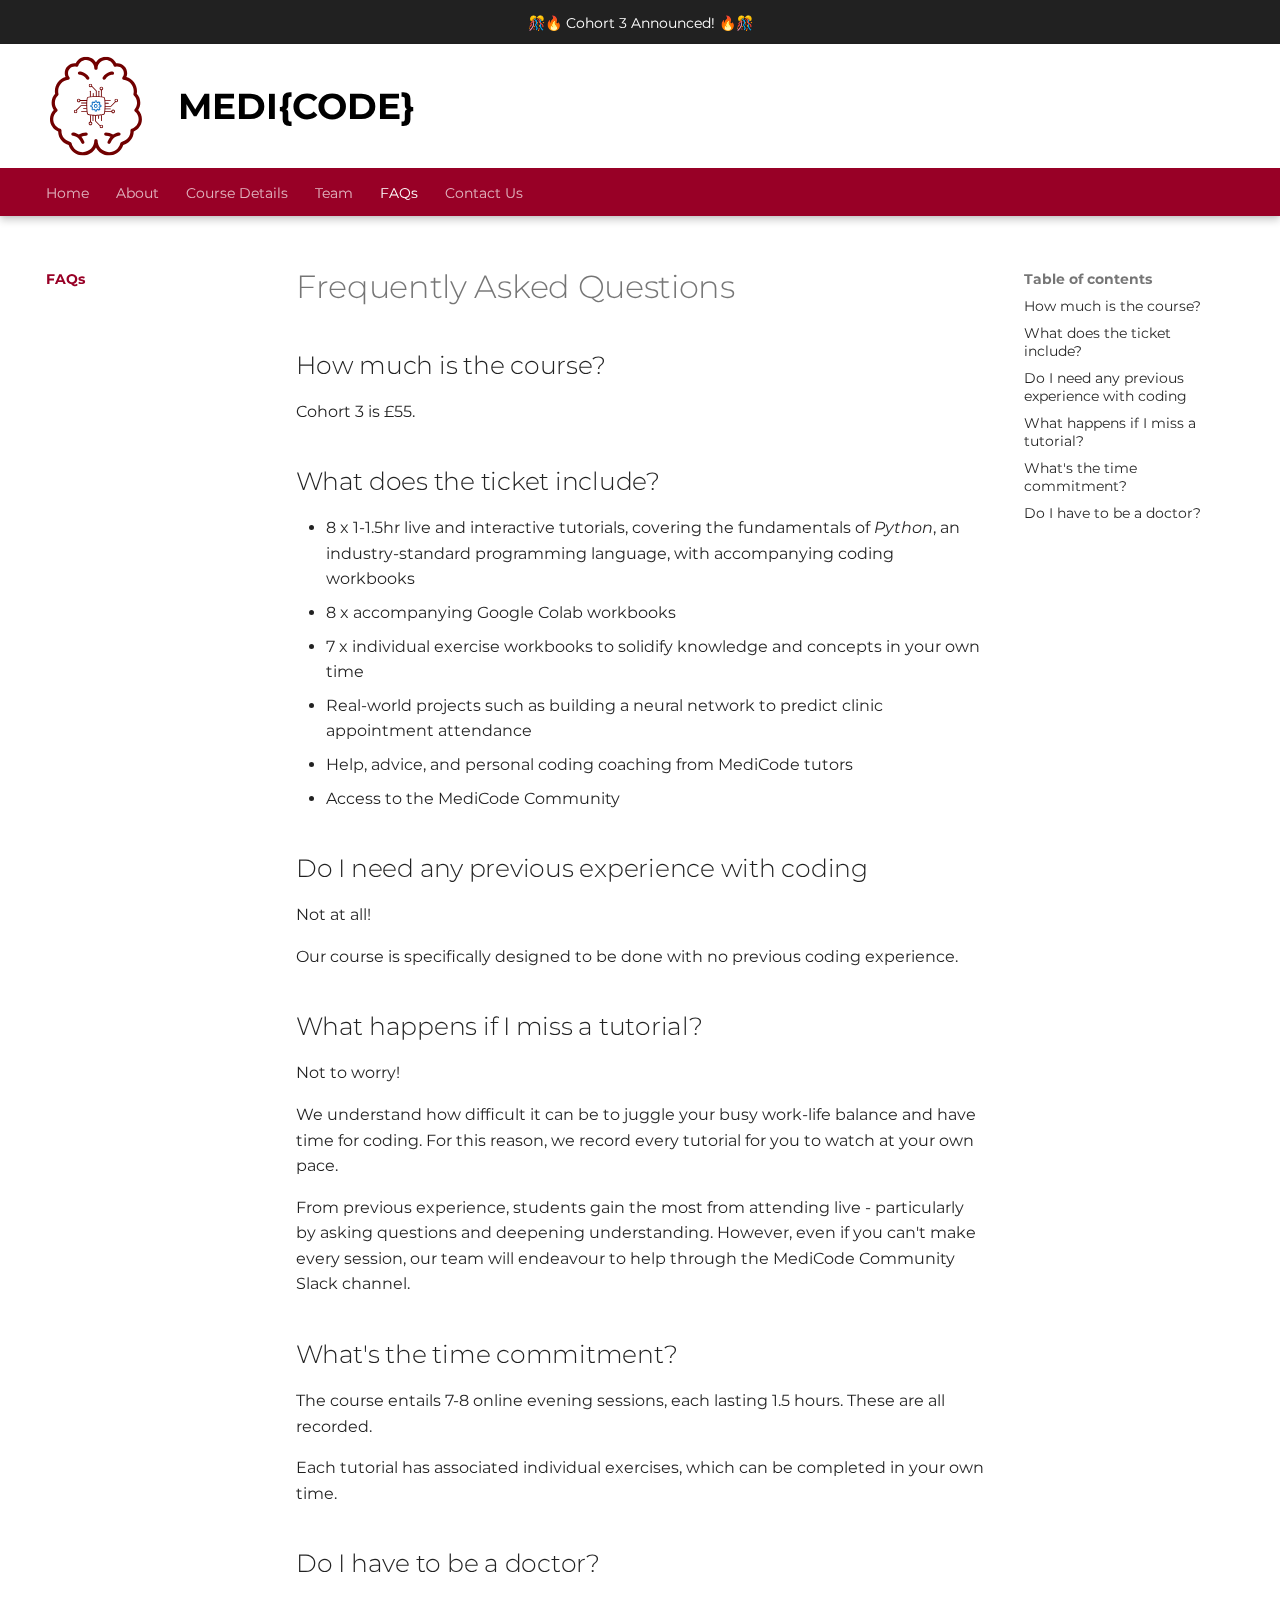
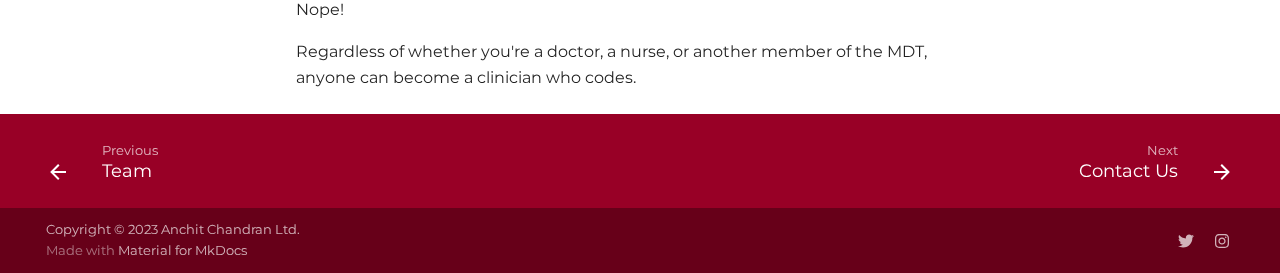
<file: faq/index.html>
<!doctype html>
<html lang="en" class="no-js">
  <head>
    
      <meta charset="utf-8">
      <meta name="viewport" content="width=device-width,initial-scale=1">
      
        <meta name="description" content="Teaching Clinicians to Code">
      
      
        <meta name="author" content="Dr Anchit Chandran">
      
      
        <link rel="canonical" href="https://medicode.info/faq/">
      
      
        <link rel="prev" href="../team/">
      
      
        <link rel="next" href="../contact/">
      
      <link rel="icon" href="../_assets/_images/logo.svg">
      <meta name="generator" content="mkdocs-1.4.3, mkdocs-material-9.1.15">
    
    
      
        <title>FAQs - MEDI{CODE}</title>
      
    
    
<link href="https://cdn.jsdelivr.net/npm/bootstrap@5.2.3/dist/css/bootstrap.min.css" rel="stylesheet"
integrity="sha384-rbsA2VBKQhggwzxH7pPCaAqO46MgnOM80zW1RWuH61DGLwZJEdK2Kadq2F9CUG65" crossorigin="anonymous" />
<link rel="stylesheet" href="https://cdn.jsdelivr.net/npm/bootstrap-icons@1.10.3/font/bootstrap-icons.css" />
<link rel="stylesheet" href="../docs/_assets/_stylesheets/extra.css" />

      <link rel="stylesheet" href="../assets/stylesheets/main.26e3688c.min.css">
      
        
        <link rel="stylesheet" href="../assets/stylesheets/palette.ecc896b0.min.css">
      
      

     

    
    
      
        
        
        <link rel="preconnect" href="https://fonts.gstatic.com" crossorigin>
        <link rel="stylesheet" href="https://fonts.googleapis.com/css?family=Montserrat:300,300i,400,400i,700,700i%7CRoboto+Mono:400,400i,700,700i&display=fallback">
        <style>:root{--md-text-font:"Montserrat";--md-code-font:"Roboto Mono"}</style>
      
    
    
      <link rel="stylesheet" href="../_assets/_stylesheets/extra.css">
    
    <script>__md_scope=new URL("..",location),__md_hash=e=>[...e].reduce((e,_)=>(e<<5)-e+_.charCodeAt(0),0),__md_get=(e,_=localStorage,t=__md_scope)=>JSON.parse(_.getItem(t.pathname+"."+e)),__md_set=(e,_,t=localStorage,a=__md_scope)=>{try{t.setItem(a.pathname+"."+e,JSON.stringify(_))}catch(e){}}</script>
    
      

    
    
    
  </head>
  
  
    
    
    
    
    
    <body dir="ltr" data-md-color-scheme="dark" data-md-color-primary="indigo" data-md-color-accent="indigo">
  
    
    
    <input class="md-toggle" data-md-toggle="drawer" type="checkbox" id="__drawer" autocomplete="off">
    <input class="md-toggle" data-md-toggle="search" type="checkbox" id="__search" autocomplete="off">
    <label class="md-overlay" for="__drawer"></label>
    <div data-md-component="skip">
      
        
        <a href="#frequently-asked-questions" class="md-skip">
          Skip to content
        </a>
      
    </div>
    <div data-md-component="announce">
      
        <aside class="md-banner">
          <div class="md-banner__inner md-grid md-typeset">
            
            
  🎊🔥 Cohort 3 Announced! 🔥🎊
  

          </div>
          
        </aside>
      
    </div>
    
    
      

  

<header class="md-header md-header--shadow md-header--lifted" data-md-component="header">
  <nav class="md-header__inner md-grid" aria-label="Header">
    <a href=".." title="MEDI{CODE}" class="md-header__button md-logo" aria-label="MEDI{CODE}" data-md-component="logo">
      
  <img src="../_assets/_images/logo.svg" alt="logo">

    </a>
    <label class="md-header__button md-icon" for="__drawer">
      <svg xmlns="http://www.w3.org/2000/svg" viewBox="0 0 24 24"><path d="M3 6h18v2H3V6m0 5h18v2H3v-2m0 5h18v2H3v-2Z"/></svg>
    </label>
    <div class="md-header__title" data-md-component="header-title">
      <div class="md-header__ellipsis">
        <div class="md-header__topic">
          <span class="md-ellipsis">
            MEDI{CODE}
          </span>
        </div>
        <div class="md-header__topic" data-md-component="header-topic">
          <span class="md-ellipsis">
            
              FAQs
            
          </span>
        </div>
      </div>
    </div>
    
      
    
    
    
      <label class="md-header__button md-icon" for="__search">
        <svg xmlns="http://www.w3.org/2000/svg" viewBox="0 0 24 24"><path d="M9.5 3A6.5 6.5 0 0 1 16 9.5c0 1.61-.59 3.09-1.56 4.23l.27.27h.79l5 5-1.5 1.5-5-5v-.79l-.27-.27A6.516 6.516 0 0 1 9.5 16 6.5 6.5 0 0 1 3 9.5 6.5 6.5 0 0 1 9.5 3m0 2C7 5 5 7 5 9.5S7 14 9.5 14 14 12 14 9.5 12 5 9.5 5Z"/></svg>
      </label>
      <div class="md-search" data-md-component="search" role="dialog">
  <label class="md-search__overlay" for="__search"></label>
  <div class="md-search__inner" role="search">
    <form class="md-search__form" name="search">
      <input type="text" class="md-search__input" name="query" aria-label="Search" placeholder="Search" autocapitalize="off" autocorrect="off" autocomplete="off" spellcheck="false" data-md-component="search-query" required>
      <label class="md-search__icon md-icon" for="__search">
        <svg xmlns="http://www.w3.org/2000/svg" viewBox="0 0 24 24"><path d="M9.5 3A6.5 6.5 0 0 1 16 9.5c0 1.61-.59 3.09-1.56 4.23l.27.27h.79l5 5-1.5 1.5-5-5v-.79l-.27-.27A6.516 6.516 0 0 1 9.5 16 6.5 6.5 0 0 1 3 9.5 6.5 6.5 0 0 1 9.5 3m0 2C7 5 5 7 5 9.5S7 14 9.5 14 14 12 14 9.5 12 5 9.5 5Z"/></svg>
        <svg xmlns="http://www.w3.org/2000/svg" viewBox="0 0 24 24"><path d="M20 11v2H8l5.5 5.5-1.42 1.42L4.16 12l7.92-7.92L13.5 5.5 8 11h12Z"/></svg>
      </label>
      <nav class="md-search__options" aria-label="Search">
        
        <button type="reset" class="md-search__icon md-icon" title="Clear" aria-label="Clear" tabindex="-1">
          <svg xmlns="http://www.w3.org/2000/svg" viewBox="0 0 24 24"><path d="M19 6.41 17.59 5 12 10.59 6.41 5 5 6.41 10.59 12 5 17.59 6.41 19 12 13.41 17.59 19 19 17.59 13.41 12 19 6.41Z"/></svg>
        </button>
      </nav>
      
    </form>
    <div class="md-search__output">
      <div class="md-search__scrollwrap" data-md-scrollfix>
        <div class="md-search-result" data-md-component="search-result">
          <div class="md-search-result__meta">
            Initializing search
          </div>
          <ol class="md-search-result__list" role="presentation"></ol>
        </div>
      </div>
    </div>
  </div>
</div>
    
    
      <div class="md-header__source">
        <a href="https://github.com/anchit-chandran/medicode-website" title="Go to repository" class="md-source" data-md-component="source">
  <div class="md-source__icon md-icon">
    
    <svg xmlns="http://www.w3.org/2000/svg" viewBox="0 0 448 512"><!--! Font Awesome Free 6.4.0 by @fontawesome - https://fontawesome.com License - https://fontawesome.com/license/free (Icons: CC BY 4.0, Fonts: SIL OFL 1.1, Code: MIT License) Copyright 2023 Fonticons, Inc.--><path d="M439.55 236.05 244 40.45a28.87 28.87 0 0 0-40.81 0l-40.66 40.63 51.52 51.52c27.06-9.14 52.68 16.77 43.39 43.68l49.66 49.66c34.23-11.8 61.18 31 35.47 56.69-26.49 26.49-70.21-2.87-56-37.34L240.22 199v121.85c25.3 12.54 22.26 41.85 9.08 55a34.34 34.34 0 0 1-48.55 0c-17.57-17.6-11.07-46.91 11.25-56v-123c-20.8-8.51-24.6-30.74-18.64-45L142.57 101 8.45 235.14a28.86 28.86 0 0 0 0 40.81l195.61 195.6a28.86 28.86 0 0 0 40.8 0l194.69-194.69a28.86 28.86 0 0 0 0-40.81z"/></svg>
  </div>
  <div class="md-source__repository">
    anchit-chandran/medicode-website
  </div>
</a>
      </div>
    
  </nav>
  
    
      
<nav class="md-tabs" aria-label="Tabs" data-md-component="tabs">
  <div class="md-grid">
    <ul class="md-tabs__list">
      
        
  
  


  <li class="md-tabs__item">
    <a href=".." class="md-tabs__link">
      Home
    </a>
  </li>

      
        
  
  


  
  
  
    <li class="md-tabs__item">
      <a href="../about/" class="md-tabs__link">
        About
      </a>
    </li>
  

      
        
  
  


  <li class="md-tabs__item">
    <a href="../details/" class="md-tabs__link">
      Course Details
    </a>
  </li>

      
        
  
  


  <li class="md-tabs__item">
    <a href="../team/" class="md-tabs__link">
      Team
    </a>
  </li>

      
        
  
  
    
  


  <li class="md-tabs__item">
    <a href="./" class="md-tabs__link md-tabs__link--active">
      FAQs
    </a>
  </li>

      
        
  
  


  <li class="md-tabs__item">
    <a href="../contact/" class="md-tabs__link">
      Contact Us
    </a>
  </li>

      
    </ul>
  </div>
</nav>
    
  
</header>
    
    <div class="md-container" data-md-component="container">
      
      
        
      
      <main class="md-main" data-md-component="main">
        <div class="md-main__inner md-grid">
          
            
              
              <div class="md-sidebar md-sidebar--primary" data-md-component="sidebar" data-md-type="navigation" >
                <div class="md-sidebar__scrollwrap">
                  <div class="md-sidebar__inner">
                    

  


<nav class="md-nav md-nav--primary md-nav--lifted" aria-label="Navigation" data-md-level="0">
  <label class="md-nav__title" for="__drawer">
    <a href=".." title="MEDI{CODE}" class="md-nav__button md-logo" aria-label="MEDI{CODE}" data-md-component="logo">
      
  <img src="../_assets/_images/logo.svg" alt="logo">

    </a>
    MEDI{CODE}
  </label>
  
    <div class="md-nav__source">
      <a href="https://github.com/anchit-chandran/medicode-website" title="Go to repository" class="md-source" data-md-component="source">
  <div class="md-source__icon md-icon">
    
    <svg xmlns="http://www.w3.org/2000/svg" viewBox="0 0 448 512"><!--! Font Awesome Free 6.4.0 by @fontawesome - https://fontawesome.com License - https://fontawesome.com/license/free (Icons: CC BY 4.0, Fonts: SIL OFL 1.1, Code: MIT License) Copyright 2023 Fonticons, Inc.--><path d="M439.55 236.05 244 40.45a28.87 28.87 0 0 0-40.81 0l-40.66 40.63 51.52 51.52c27.06-9.14 52.68 16.77 43.39 43.68l49.66 49.66c34.23-11.8 61.18 31 35.47 56.69-26.49 26.49-70.21-2.87-56-37.34L240.22 199v121.85c25.3 12.54 22.26 41.85 9.08 55a34.34 34.34 0 0 1-48.55 0c-17.57-17.6-11.07-46.91 11.25-56v-123c-20.8-8.51-24.6-30.74-18.64-45L142.57 101 8.45 235.14a28.86 28.86 0 0 0 0 40.81l195.61 195.6a28.86 28.86 0 0 0 40.8 0l194.69-194.69a28.86 28.86 0 0 0 0-40.81z"/></svg>
  </div>
  <div class="md-source__repository">
    anchit-chandran/medicode-website
  </div>
</a>
    </div>
  
  <ul class="md-nav__list" data-md-scrollfix>
    
      
      
      

  
  
  
    <li class="md-nav__item">
      <a href=".." class="md-nav__link">
        Home
      </a>
    </li>
  

    
      
      
      

  
  
  
    
    <li class="md-nav__item md-nav__item--nested">
      
      
      
      
        
      
      <input class="md-nav__toggle md-toggle md-toggle--indeterminate" type="checkbox" id="__nav_2" >
      
      
      
        <label class="md-nav__link" for="__nav_2" id="__nav_2_label" tabindex="0">
          About
          <span class="md-nav__icon md-icon"></span>
        </label>
      
      <nav class="md-nav" data-md-level="1" aria-labelledby="__nav_2_label" aria-expanded="false">
        <label class="md-nav__title" for="__nav_2">
          <span class="md-nav__icon md-icon"></span>
          About
        </label>
        <ul class="md-nav__list" data-md-scrollfix>
          
            
              
  
  
  
    <li class="md-nav__item">
      <a href="../about/" class="md-nav__link">
        About
      </a>
    </li>
  

            
          
            
              
  
  
  
    <li class="md-nav__item">
      <a href="../learning-to-code/" class="md-nav__link">
        What does learning to code actually mean?
      </a>
    </li>
  

            
          
        </ul>
      </nav>
    </li>
  

    
      
      
      

  
  
  
    <li class="md-nav__item">
      <a href="../details/" class="md-nav__link">
        Course Details
      </a>
    </li>
  

    
      
      
      

  
  
  
    <li class="md-nav__item">
      <a href="../team/" class="md-nav__link">
        Team
      </a>
    </li>
  

    
      
      
      

  
  
    
  
  
    <li class="md-nav__item md-nav__item--active">
      
      <input class="md-nav__toggle md-toggle" type="checkbox" id="__toc">
      
      
        
      
      
        <label class="md-nav__link md-nav__link--active" for="__toc">
          FAQs
          <span class="md-nav__icon md-icon"></span>
        </label>
      
      <a href="./" class="md-nav__link md-nav__link--active">
        FAQs
      </a>
      
        

<nav class="md-nav md-nav--secondary" aria-label="Table of contents">
  
  
  
    
  
  
    <label class="md-nav__title" for="__toc">
      <span class="md-nav__icon md-icon"></span>
      Table of contents
    </label>
    <ul class="md-nav__list" data-md-component="toc" data-md-scrollfix>
      
        <li class="md-nav__item">
  <a href="#how-much-is-the-course" class="md-nav__link">
    How much is the course?
  </a>
  
</li>
      
        <li class="md-nav__item">
  <a href="#what-does-the-ticket-include" class="md-nav__link">
    What does the ticket include?
  </a>
  
</li>
      
        <li class="md-nav__item">
  <a href="#do-i-need-any-previous-experience-with-coding" class="md-nav__link">
    Do I need any previous experience with coding
  </a>
  
</li>
      
        <li class="md-nav__item">
  <a href="#what-happens-if-i-miss-a-tutorial" class="md-nav__link">
    What happens if I miss a tutorial?
  </a>
  
</li>
      
        <li class="md-nav__item">
  <a href="#whats-the-time-commitment" class="md-nav__link">
    What's the time commitment?
  </a>
  
</li>
      
        <li class="md-nav__item">
  <a href="#do-i-have-to-be-a-doctor" class="md-nav__link">
    Do I have to be a doctor?
  </a>
  
</li>
      
    </ul>
  
</nav>
      
    </li>
  

    
      
      
      

  
  
  
    <li class="md-nav__item">
      <a href="../contact/" class="md-nav__link">
        Contact Us
      </a>
    </li>
  

    
  </ul>
</nav>
                  </div>
                </div>
              </div>
            
            
              
              <div class="md-sidebar md-sidebar--secondary" data-md-component="sidebar" data-md-type="toc" >
                <div class="md-sidebar__scrollwrap">
                  <div class="md-sidebar__inner">
                    

<nav class="md-nav md-nav--secondary" aria-label="Table of contents">
  
  
  
    
  
  
    <label class="md-nav__title" for="__toc">
      <span class="md-nav__icon md-icon"></span>
      Table of contents
    </label>
    <ul class="md-nav__list" data-md-component="toc" data-md-scrollfix>
      
        <li class="md-nav__item">
  <a href="#how-much-is-the-course" class="md-nav__link">
    How much is the course?
  </a>
  
</li>
      
        <li class="md-nav__item">
  <a href="#what-does-the-ticket-include" class="md-nav__link">
    What does the ticket include?
  </a>
  
</li>
      
        <li class="md-nav__item">
  <a href="#do-i-need-any-previous-experience-with-coding" class="md-nav__link">
    Do I need any previous experience with coding
  </a>
  
</li>
      
        <li class="md-nav__item">
  <a href="#what-happens-if-i-miss-a-tutorial" class="md-nav__link">
    What happens if I miss a tutorial?
  </a>
  
</li>
      
        <li class="md-nav__item">
  <a href="#whats-the-time-commitment" class="md-nav__link">
    What's the time commitment?
  </a>
  
</li>
      
        <li class="md-nav__item">
  <a href="#do-i-have-to-be-a-doctor" class="md-nav__link">
    Do I have to be a doctor?
  </a>
  
</li>
      
    </ul>
  
</nav>
                  </div>
                </div>
              </div>
            
          
          
            <div class="md-content" data-md-component="content">
              <article class="md-content__inner md-typeset">
                
                  

  
  


<h1 id="frequently-asked-questions">Frequently Asked Questions</h1>
<h2 id="how-much-is-the-course">How much is the course?</h2>
<p>Cohort 3 is £55.</p>
<h2 id="what-does-the-ticket-include">What does the ticket include?</h2>
<ul>
<li>8 x 1-1.5hr live and interactive tutorials, covering the fundamentals of <em>Python</em>, an industry-standard programming language, with accompanying coding workbooks  </li>
<li>8 x accompanying Google Colab workbooks</li>
<li>7 x individual exercise workbooks to solidify knowledge and concepts in your own time</li>
<li>Real-world projects such as building a neural network to predict clinic appointment attendance</li>
<li>Help, advice, and personal coding coaching from MediCode tutors</li>
<li>Access to the MediCode Community</li>
</ul>
<h2 id="do-i-need-any-previous-experience-with-coding">Do I need any previous experience with coding</h2>
<p>Not at all!</p>
<p>Our course is specifically designed to be done with no previous coding experience.</p>
<h2 id="what-happens-if-i-miss-a-tutorial">What happens if I miss a tutorial?</h2>
<p>Not to worry!</p>
<p>We understand how difficult it can be to juggle your busy work-life balance and have time for coding. For this reason, we record every tutorial for you to watch at your own pace.</p>
<p>From previous experience, students gain the most from attending live - particularly by asking questions and deepening understanding. However, even if you can't make every session, our team will endeavour to help through the MediCode Community Slack channel.</p>
<h2 id="whats-the-time-commitment">What's the time commitment?</h2>
<p>The course entails 7-8 online evening sessions, each lasting 1.5 hours. These are all recorded.</p>
<p>Each tutorial has associated individual exercises, which can be completed in your own time.</p>
<h2 id="do-i-have-to-be-a-doctor">Do I have to be a doctor?</h2>
<p>Nope!</p>
<p>Regardless of whether you're a doctor, a nurse, or another member of the MDT, anyone can become a clinician who codes.</p>





                
              </article>
            </div>
          
          
        </div>
        
          <button type="button" class="md-top md-icon" data-md-component="top" hidden>
            <svg xmlns="http://www.w3.org/2000/svg" viewBox="0 0 24 24"><path d="M13 20h-2V8l-5.5 5.5-1.42-1.42L12 4.16l7.92 7.92-1.42 1.42L13 8v12Z"/></svg>
            Back to top
          </button>
        
      </main>
      
        <footer class="md-footer">
  
    
      
      <nav class="md-footer__inner md-grid" aria-label="Footer" >
        
          
          <a href="../team/" class="md-footer__link md-footer__link--prev" aria-label="Previous: Team" rel="prev">
            <div class="md-footer__button md-icon">
              <svg xmlns="http://www.w3.org/2000/svg" viewBox="0 0 24 24"><path d="M20 11v2H8l5.5 5.5-1.42 1.42L4.16 12l7.92-7.92L13.5 5.5 8 11h12Z"/></svg>
            </div>
            <div class="md-footer__title">
              <span class="md-footer__direction">
                Previous
              </span>
              <div class="md-ellipsis">
                Team
              </div>
            </div>
          </a>
        
        
          
          <a href="../contact/" class="md-footer__link md-footer__link--next" aria-label="Next: Contact Us" rel="next">
            <div class="md-footer__title">
              <span class="md-footer__direction">
                Next
              </span>
              <div class="md-ellipsis">
                Contact Us
              </div>
            </div>
            <div class="md-footer__button md-icon">
              <svg xmlns="http://www.w3.org/2000/svg" viewBox="0 0 24 24"><path d="M4 11v2h12l-5.5 5.5 1.42 1.42L19.84 12l-7.92-7.92L10.5 5.5 16 11H4Z"/></svg>
            </div>
          </a>
        
      </nav>
    
  
  <div class="md-footer-meta md-typeset">
    <div class="md-footer-meta__inner md-grid">
      <div class="md-copyright">
  
    <div class="md-copyright__highlight">
      Copyright &copy; 2023 Anchit Chandran Ltd.
    </div>
  
  
    Made with
    <a href="https://squidfunk.github.io/mkdocs-material/" target="_blank" rel="noopener">
      Material for MkDocs
    </a>
  
</div>
      
        <div class="md-social">
  
    
    
    
    
      
      
    
    <a href="https://twitter.com/medic_ode" target="_blank" rel="noopener" title="twitter.com" class="md-social__link">
      <svg xmlns="http://www.w3.org/2000/svg" viewBox="0 0 512 512"><!--! Font Awesome Free 6.4.0 by @fontawesome - https://fontawesome.com License - https://fontawesome.com/license/free (Icons: CC BY 4.0, Fonts: SIL OFL 1.1, Code: MIT License) Copyright 2023 Fonticons, Inc.--><path d="M459.37 151.716c.325 4.548.325 9.097.325 13.645 0 138.72-105.583 298.558-298.558 298.558-59.452 0-114.68-17.219-161.137-47.106 8.447.974 16.568 1.299 25.34 1.299 49.055 0 94.213-16.568 130.274-44.832-46.132-.975-84.792-31.188-98.112-72.772 6.498.974 12.995 1.624 19.818 1.624 9.421 0 18.843-1.3 27.614-3.573-48.081-9.747-84.143-51.98-84.143-102.985v-1.299c13.969 7.797 30.214 12.67 47.431 13.319-28.264-18.843-46.781-51.005-46.781-87.391 0-19.492 5.197-37.36 14.294-52.954 51.655 63.675 129.3 105.258 216.365 109.807-1.624-7.797-2.599-15.918-2.599-24.04 0-57.828 46.782-104.934 104.934-104.934 30.213 0 57.502 12.67 76.67 33.137 23.715-4.548 46.456-13.32 66.599-25.34-7.798 24.366-24.366 44.833-46.132 57.827 21.117-2.273 41.584-8.122 60.426-16.243-14.292 20.791-32.161 39.308-52.628 54.253z"/></svg>
    </a>
  
    
    
    
    
      
      
    
    <a href="https://www.instagram.com/medic_ode/" target="_blank" rel="noopener" title="www.instagram.com" class="md-social__link">
      <svg xmlns="http://www.w3.org/2000/svg" viewBox="0 0 448 512"><!--! Font Awesome Free 6.4.0 by @fontawesome - https://fontawesome.com License - https://fontawesome.com/license/free (Icons: CC BY 4.0, Fonts: SIL OFL 1.1, Code: MIT License) Copyright 2023 Fonticons, Inc.--><path d="M224.1 141c-63.6 0-114.9 51.3-114.9 114.9s51.3 114.9 114.9 114.9S339 319.5 339 255.9 287.7 141 224.1 141zm0 189.6c-41.1 0-74.7-33.5-74.7-74.7s33.5-74.7 74.7-74.7 74.7 33.5 74.7 74.7-33.6 74.7-74.7 74.7zm146.4-194.3c0 14.9-12 26.8-26.8 26.8-14.9 0-26.8-12-26.8-26.8s12-26.8 26.8-26.8 26.8 12 26.8 26.8zm76.1 27.2c-1.7-35.9-9.9-67.7-36.2-93.9-26.2-26.2-58-34.4-93.9-36.2-37-2.1-147.9-2.1-184.9 0-35.8 1.7-67.6 9.9-93.9 36.1s-34.4 58-36.2 93.9c-2.1 37-2.1 147.9 0 184.9 1.7 35.9 9.9 67.7 36.2 93.9s58 34.4 93.9 36.2c37 2.1 147.9 2.1 184.9 0 35.9-1.7 67.7-9.9 93.9-36.2 26.2-26.2 34.4-58 36.2-93.9 2.1-37 2.1-147.8 0-184.8zM398.8 388c-7.8 19.6-22.9 34.7-42.6 42.6-29.5 11.7-99.5 9-132.1 9s-102.7 2.6-132.1-9c-19.6-7.8-34.7-22.9-42.6-42.6-11.7-29.5-9-99.5-9-132.1s-2.6-102.7 9-132.1c7.8-19.6 22.9-34.7 42.6-42.6 29.5-11.7 99.5-9 132.1-9s102.7-2.6 132.1 9c19.6 7.8 34.7 22.9 42.6 42.6 11.7 29.5 9 99.5 9 132.1s2.7 102.7-9 132.1z"/></svg>
    </a>
  
</div>
      
    </div>
  </div>
</footer>
      
    </div>
    <div class="md-dialog" data-md-component="dialog">
      <div class="md-dialog__inner md-typeset"></div>
    </div>
    
    <script id="__config" type="application/json">{"base": "..", "features": ["navigation.expand", "header.autohide", "navigation.footer", "navigation.instant", "navigation.tabs", "navigation.tabs.sticky", "navigation.top", "navigation.tracking", "toc.follow"], "search": "../assets/javascripts/workers/search.208ed371.min.js", "translations": {"clipboard.copied": "Copied to clipboard", "clipboard.copy": "Copy to clipboard", "search.result.more.one": "1 more on this page", "search.result.more.other": "# more on this page", "search.result.none": "No matching documents", "search.result.one": "1 matching document", "search.result.other": "# matching documents", "search.result.placeholder": "Type to start searching", "search.result.term.missing": "Missing", "select.version": "Select version"}}</script>
    
    
<script src="https://cdn.jsdelivr.net/npm/bootstrap@5.2.3/dist/js/bootstrap.bundle.min.js"
  integrity="sha384-kenU1KFdBIe4zVF0s0G1M5b4hcpxyD9F7jL+jjXkk+Q2h455rYXK/7HAuoJl+0I4" crossorigin="anonymous"></script>

  </body>
</html>
</file>
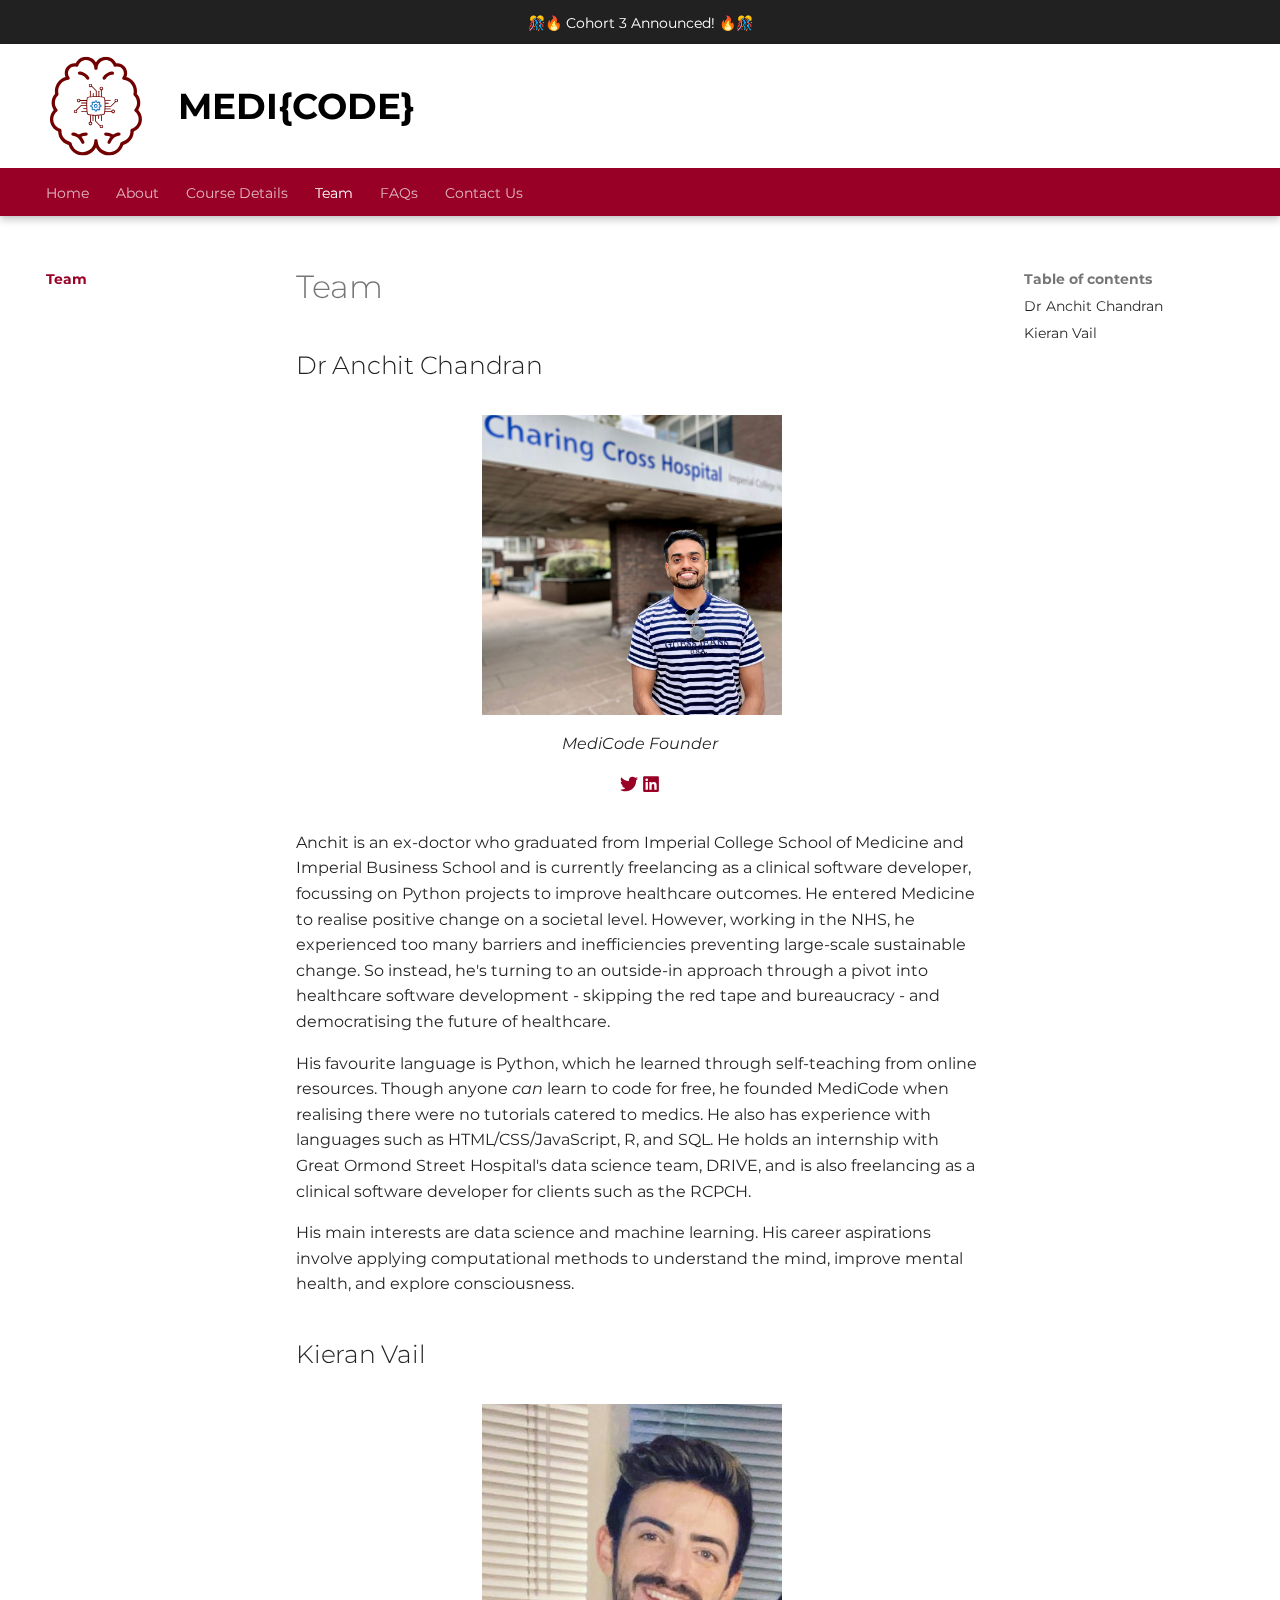
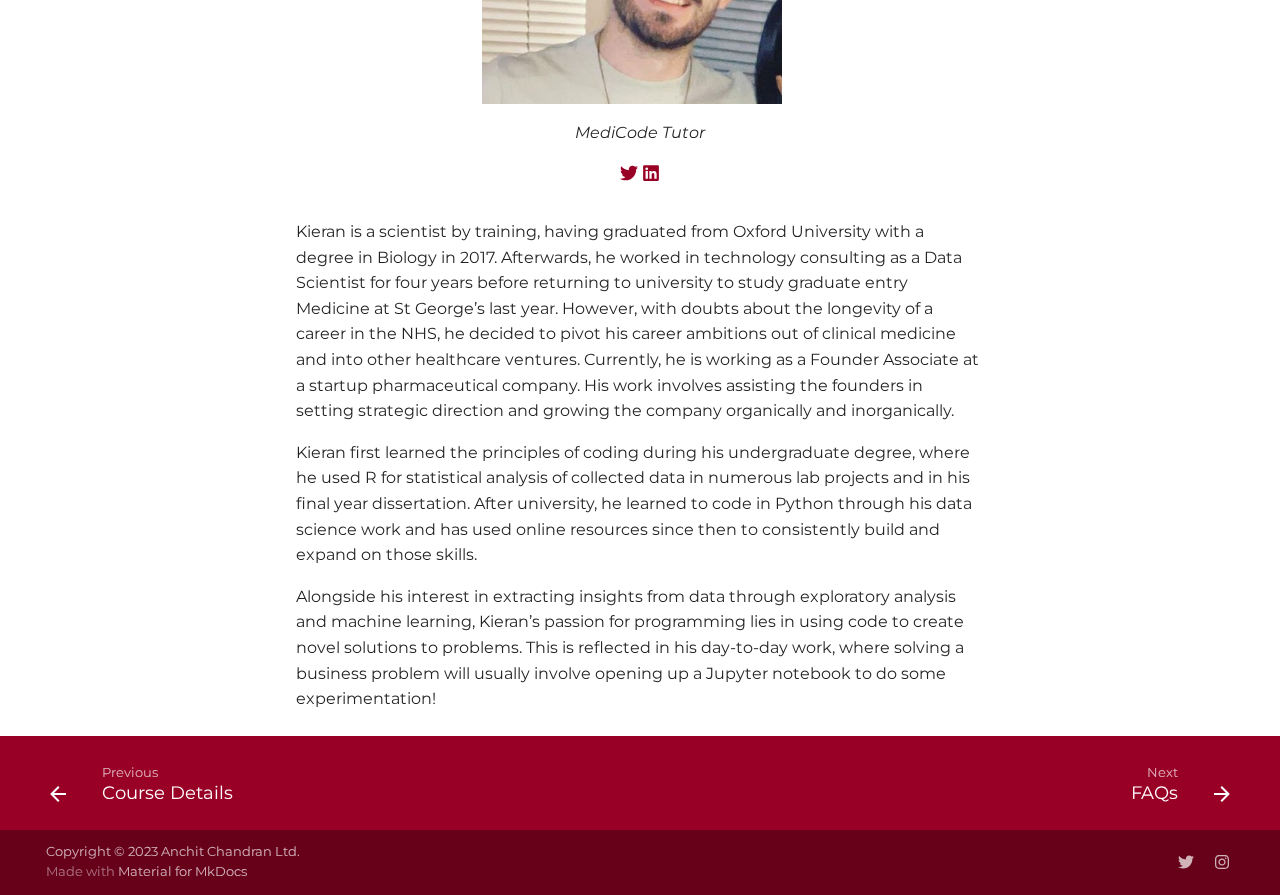
<file: team/index.html>
<!doctype html>
<html lang="en" class="no-js">
  <head>
    
      <meta charset="utf-8">
      <meta name="viewport" content="width=device-width,initial-scale=1">
      
        <meta name="description" content="Teaching Clinicians to Code">
      
      
        <meta name="author" content="Dr Anchit Chandran">
      
      
        <link rel="canonical" href="https://medicode.info/team/">
      
      
        <link rel="prev" href="../details/">
      
      
        <link rel="next" href="../faq/">
      
      <link rel="icon" href="../_assets/_images/logo.svg">
      <meta name="generator" content="mkdocs-1.4.3, mkdocs-material-9.1.15">
    
    
      
        <title>Meet the Team - MEDI{CODE}</title>
      
    
    
<link href="https://cdn.jsdelivr.net/npm/bootstrap@5.2.3/dist/css/bootstrap.min.css" rel="stylesheet"
integrity="sha384-rbsA2VBKQhggwzxH7pPCaAqO46MgnOM80zW1RWuH61DGLwZJEdK2Kadq2F9CUG65" crossorigin="anonymous" />
<link rel="stylesheet" href="https://cdn.jsdelivr.net/npm/bootstrap-icons@1.10.3/font/bootstrap-icons.css" />
<link rel="stylesheet" href="../docs/_assets/_stylesheets/extra.css" />

      <link rel="stylesheet" href="../assets/stylesheets/main.26e3688c.min.css">
      
        
        <link rel="stylesheet" href="../assets/stylesheets/palette.ecc896b0.min.css">
      
      

     

    
    
      
        
        
        <link rel="preconnect" href="https://fonts.gstatic.com" crossorigin>
        <link rel="stylesheet" href="https://fonts.googleapis.com/css?family=Montserrat:300,300i,400,400i,700,700i%7CRoboto+Mono:400,400i,700,700i&display=fallback">
        <style>:root{--md-text-font:"Montserrat";--md-code-font:"Roboto Mono"}</style>
      
    
    
      <link rel="stylesheet" href="../_assets/_stylesheets/extra.css">
    
    <script>__md_scope=new URL("..",location),__md_hash=e=>[...e].reduce((e,_)=>(e<<5)-e+_.charCodeAt(0),0),__md_get=(e,_=localStorage,t=__md_scope)=>JSON.parse(_.getItem(t.pathname+"."+e)),__md_set=(e,_,t=localStorage,a=__md_scope)=>{try{t.setItem(a.pathname+"."+e,JSON.stringify(_))}catch(e){}}</script>
    
      

    
    
    
  </head>
  
  
    
    
    
    
    
    <body dir="ltr" data-md-color-scheme="dark" data-md-color-primary="indigo" data-md-color-accent="indigo">
  
    
    
    <input class="md-toggle" data-md-toggle="drawer" type="checkbox" id="__drawer" autocomplete="off">
    <input class="md-toggle" data-md-toggle="search" type="checkbox" id="__search" autocomplete="off">
    <label class="md-overlay" for="__drawer"></label>
    <div data-md-component="skip">
      
        
        <a href="#dr-anchit-chandran" class="md-skip">
          Skip to content
        </a>
      
    </div>
    <div data-md-component="announce">
      
        <aside class="md-banner">
          <div class="md-banner__inner md-grid md-typeset">
            
            
  🎊🔥 Cohort 3 Announced! 🔥🎊
  

          </div>
          
        </aside>
      
    </div>
    
    
      

  

<header class="md-header md-header--shadow md-header--lifted" data-md-component="header">
  <nav class="md-header__inner md-grid" aria-label="Header">
    <a href=".." title="MEDI{CODE}" class="md-header__button md-logo" aria-label="MEDI{CODE}" data-md-component="logo">
      
  <img src="../_assets/_images/logo.svg" alt="logo">

    </a>
    <label class="md-header__button md-icon" for="__drawer">
      <svg xmlns="http://www.w3.org/2000/svg" viewBox="0 0 24 24"><path d="M3 6h18v2H3V6m0 5h18v2H3v-2m0 5h18v2H3v-2Z"/></svg>
    </label>
    <div class="md-header__title" data-md-component="header-title">
      <div class="md-header__ellipsis">
        <div class="md-header__topic">
          <span class="md-ellipsis">
            MEDI{CODE}
          </span>
        </div>
        <div class="md-header__topic" data-md-component="header-topic">
          <span class="md-ellipsis">
            
              Meet the Team
            
          </span>
        </div>
      </div>
    </div>
    
      
    
    
    
      <label class="md-header__button md-icon" for="__search">
        <svg xmlns="http://www.w3.org/2000/svg" viewBox="0 0 24 24"><path d="M9.5 3A6.5 6.5 0 0 1 16 9.5c0 1.61-.59 3.09-1.56 4.23l.27.27h.79l5 5-1.5 1.5-5-5v-.79l-.27-.27A6.516 6.516 0 0 1 9.5 16 6.5 6.5 0 0 1 3 9.5 6.5 6.5 0 0 1 9.5 3m0 2C7 5 5 7 5 9.5S7 14 9.5 14 14 12 14 9.5 12 5 9.5 5Z"/></svg>
      </label>
      <div class="md-search" data-md-component="search" role="dialog">
  <label class="md-search__overlay" for="__search"></label>
  <div class="md-search__inner" role="search">
    <form class="md-search__form" name="search">
      <input type="text" class="md-search__input" name="query" aria-label="Search" placeholder="Search" autocapitalize="off" autocorrect="off" autocomplete="off" spellcheck="false" data-md-component="search-query" required>
      <label class="md-search__icon md-icon" for="__search">
        <svg xmlns="http://www.w3.org/2000/svg" viewBox="0 0 24 24"><path d="M9.5 3A6.5 6.5 0 0 1 16 9.5c0 1.61-.59 3.09-1.56 4.23l.27.27h.79l5 5-1.5 1.5-5-5v-.79l-.27-.27A6.516 6.516 0 0 1 9.5 16 6.5 6.5 0 0 1 3 9.5 6.5 6.5 0 0 1 9.5 3m0 2C7 5 5 7 5 9.5S7 14 9.5 14 14 12 14 9.5 12 5 9.5 5Z"/></svg>
        <svg xmlns="http://www.w3.org/2000/svg" viewBox="0 0 24 24"><path d="M20 11v2H8l5.5 5.5-1.42 1.42L4.16 12l7.92-7.92L13.5 5.5 8 11h12Z"/></svg>
      </label>
      <nav class="md-search__options" aria-label="Search">
        
        <button type="reset" class="md-search__icon md-icon" title="Clear" aria-label="Clear" tabindex="-1">
          <svg xmlns="http://www.w3.org/2000/svg" viewBox="0 0 24 24"><path d="M19 6.41 17.59 5 12 10.59 6.41 5 5 6.41 10.59 12 5 17.59 6.41 19 12 13.41 17.59 19 19 17.59 13.41 12 19 6.41Z"/></svg>
        </button>
      </nav>
      
    </form>
    <div class="md-search__output">
      <div class="md-search__scrollwrap" data-md-scrollfix>
        <div class="md-search-result" data-md-component="search-result">
          <div class="md-search-result__meta">
            Initializing search
          </div>
          <ol class="md-search-result__list" role="presentation"></ol>
        </div>
      </div>
    </div>
  </div>
</div>
    
    
      <div class="md-header__source">
        <a href="https://github.com/anchit-chandran/medicode-website" title="Go to repository" class="md-source" data-md-component="source">
  <div class="md-source__icon md-icon">
    
    <svg xmlns="http://www.w3.org/2000/svg" viewBox="0 0 448 512"><!--! Font Awesome Free 6.4.0 by @fontawesome - https://fontawesome.com License - https://fontawesome.com/license/free (Icons: CC BY 4.0, Fonts: SIL OFL 1.1, Code: MIT License) Copyright 2023 Fonticons, Inc.--><path d="M439.55 236.05 244 40.45a28.87 28.87 0 0 0-40.81 0l-40.66 40.63 51.52 51.52c27.06-9.14 52.68 16.77 43.39 43.68l49.66 49.66c34.23-11.8 61.18 31 35.47 56.69-26.49 26.49-70.21-2.87-56-37.34L240.22 199v121.85c25.3 12.54 22.26 41.85 9.08 55a34.34 34.34 0 0 1-48.55 0c-17.57-17.6-11.07-46.91 11.25-56v-123c-20.8-8.51-24.6-30.74-18.64-45L142.57 101 8.45 235.14a28.86 28.86 0 0 0 0 40.81l195.61 195.6a28.86 28.86 0 0 0 40.8 0l194.69-194.69a28.86 28.86 0 0 0 0-40.81z"/></svg>
  </div>
  <div class="md-source__repository">
    anchit-chandran/medicode-website
  </div>
</a>
      </div>
    
  </nav>
  
    
      
<nav class="md-tabs" aria-label="Tabs" data-md-component="tabs">
  <div class="md-grid">
    <ul class="md-tabs__list">
      
        
  
  


  <li class="md-tabs__item">
    <a href=".." class="md-tabs__link">
      Home
    </a>
  </li>

      
        
  
  


  
  
  
    <li class="md-tabs__item">
      <a href="../about/" class="md-tabs__link">
        About
      </a>
    </li>
  

      
        
  
  


  <li class="md-tabs__item">
    <a href="../details/" class="md-tabs__link">
      Course Details
    </a>
  </li>

      
        
  
  
    
  


  <li class="md-tabs__item">
    <a href="./" class="md-tabs__link md-tabs__link--active">
      Team
    </a>
  </li>

      
        
  
  


  <li class="md-tabs__item">
    <a href="../faq/" class="md-tabs__link">
      FAQs
    </a>
  </li>

      
        
  
  


  <li class="md-tabs__item">
    <a href="../contact/" class="md-tabs__link">
      Contact Us
    </a>
  </li>

      
    </ul>
  </div>
</nav>
    
  
</header>
    
    <div class="md-container" data-md-component="container">
      
      
        
      
      <main class="md-main" data-md-component="main">
        <div class="md-main__inner md-grid">
          
            
              
              <div class="md-sidebar md-sidebar--primary" data-md-component="sidebar" data-md-type="navigation" >
                <div class="md-sidebar__scrollwrap">
                  <div class="md-sidebar__inner">
                    

  


<nav class="md-nav md-nav--primary md-nav--lifted" aria-label="Navigation" data-md-level="0">
  <label class="md-nav__title" for="__drawer">
    <a href=".." title="MEDI{CODE}" class="md-nav__button md-logo" aria-label="MEDI{CODE}" data-md-component="logo">
      
  <img src="../_assets/_images/logo.svg" alt="logo">

    </a>
    MEDI{CODE}
  </label>
  
    <div class="md-nav__source">
      <a href="https://github.com/anchit-chandran/medicode-website" title="Go to repository" class="md-source" data-md-component="source">
  <div class="md-source__icon md-icon">
    
    <svg xmlns="http://www.w3.org/2000/svg" viewBox="0 0 448 512"><!--! Font Awesome Free 6.4.0 by @fontawesome - https://fontawesome.com License - https://fontawesome.com/license/free (Icons: CC BY 4.0, Fonts: SIL OFL 1.1, Code: MIT License) Copyright 2023 Fonticons, Inc.--><path d="M439.55 236.05 244 40.45a28.87 28.87 0 0 0-40.81 0l-40.66 40.63 51.52 51.52c27.06-9.14 52.68 16.77 43.39 43.68l49.66 49.66c34.23-11.8 61.18 31 35.47 56.69-26.49 26.49-70.21-2.87-56-37.34L240.22 199v121.85c25.3 12.54 22.26 41.85 9.08 55a34.34 34.34 0 0 1-48.55 0c-17.57-17.6-11.07-46.91 11.25-56v-123c-20.8-8.51-24.6-30.74-18.64-45L142.57 101 8.45 235.14a28.86 28.86 0 0 0 0 40.81l195.61 195.6a28.86 28.86 0 0 0 40.8 0l194.69-194.69a28.86 28.86 0 0 0 0-40.81z"/></svg>
  </div>
  <div class="md-source__repository">
    anchit-chandran/medicode-website
  </div>
</a>
    </div>
  
  <ul class="md-nav__list" data-md-scrollfix>
    
      
      
      

  
  
  
    <li class="md-nav__item">
      <a href=".." class="md-nav__link">
        Home
      </a>
    </li>
  

    
      
      
      

  
  
  
    
    <li class="md-nav__item md-nav__item--nested">
      
      
      
      
        
      
      <input class="md-nav__toggle md-toggle md-toggle--indeterminate" type="checkbox" id="__nav_2" >
      
      
      
        <label class="md-nav__link" for="__nav_2" id="__nav_2_label" tabindex="0">
          About
          <span class="md-nav__icon md-icon"></span>
        </label>
      
      <nav class="md-nav" data-md-level="1" aria-labelledby="__nav_2_label" aria-expanded="false">
        <label class="md-nav__title" for="__nav_2">
          <span class="md-nav__icon md-icon"></span>
          About
        </label>
        <ul class="md-nav__list" data-md-scrollfix>
          
            
              
  
  
  
    <li class="md-nav__item">
      <a href="../about/" class="md-nav__link">
        About
      </a>
    </li>
  

            
          
            
              
  
  
  
    <li class="md-nav__item">
      <a href="../learning-to-code/" class="md-nav__link">
        What does learning to code actually mean?
      </a>
    </li>
  

            
          
        </ul>
      </nav>
    </li>
  

    
      
      
      

  
  
  
    <li class="md-nav__item">
      <a href="../details/" class="md-nav__link">
        Course Details
      </a>
    </li>
  

    
      
      
      

  
  
    
  
  
    <li class="md-nav__item md-nav__item--active">
      
      <input class="md-nav__toggle md-toggle" type="checkbox" id="__toc">
      
      
      
        <label class="md-nav__link md-nav__link--active" for="__toc">
          Team
          <span class="md-nav__icon md-icon"></span>
        </label>
      
      <a href="./" class="md-nav__link md-nav__link--active">
        Team
      </a>
      
        

<nav class="md-nav md-nav--secondary" aria-label="Table of contents">
  
  
  
  
    <label class="md-nav__title" for="__toc">
      <span class="md-nav__icon md-icon"></span>
      Table of contents
    </label>
    <ul class="md-nav__list" data-md-component="toc" data-md-scrollfix>
      
        <li class="md-nav__item">
  <a href="#dr-anchit-chandran" class="md-nav__link">
    Dr Anchit Chandran
  </a>
  
</li>
      
        <li class="md-nav__item">
  <a href="#kieran-vail" class="md-nav__link">
    Kieran Vail
  </a>
  
</li>
      
    </ul>
  
</nav>
      
    </li>
  

    
      
      
      

  
  
  
    <li class="md-nav__item">
      <a href="../faq/" class="md-nav__link">
        FAQs
      </a>
    </li>
  

    
      
      
      

  
  
  
    <li class="md-nav__item">
      <a href="../contact/" class="md-nav__link">
        Contact Us
      </a>
    </li>
  

    
  </ul>
</nav>
                  </div>
                </div>
              </div>
            
            
              
              <div class="md-sidebar md-sidebar--secondary" data-md-component="sidebar" data-md-type="toc" >
                <div class="md-sidebar__scrollwrap">
                  <div class="md-sidebar__inner">
                    

<nav class="md-nav md-nav--secondary" aria-label="Table of contents">
  
  
  
  
    <label class="md-nav__title" for="__toc">
      <span class="md-nav__icon md-icon"></span>
      Table of contents
    </label>
    <ul class="md-nav__list" data-md-component="toc" data-md-scrollfix>
      
        <li class="md-nav__item">
  <a href="#dr-anchit-chandran" class="md-nav__link">
    Dr Anchit Chandran
  </a>
  
</li>
      
        <li class="md-nav__item">
  <a href="#kieran-vail" class="md-nav__link">
    Kieran Vail
  </a>
  
</li>
      
    </ul>
  
</nav>
                  </div>
                </div>
              </div>
            
          
          
            <div class="md-content" data-md-component="content">
              <article class="md-content__inner md-typeset">
                
                  

  
  


  <h1>Team</h1>

<h2 id="dr-anchit-chandran">Dr Anchit Chandran</h2>
<figure>
<p><img align="left" alt="anchit profile" src="../_assets/_images/anchit.jpeg" width="300" />
  </p>
<figcaption>MediCode Founder</figcaption>
<p><a href="https://twitter.com/Anchit171"><span class="twemoji"><svg xmlns="http://www.w3.org/2000/svg" viewBox="0 0 512 512"><!--! Font Awesome Free 6.4.0 by @fontawesome - https://fontawesome.com License - https://fontawesome.com/license/free (Icons: CC BY 4.0, Fonts: SIL OFL 1.1, Code: MIT License) Copyright 2023 Fonticons, Inc.--><path d="M459.37 151.716c.325 4.548.325 9.097.325 13.645 0 138.72-105.583 298.558-298.558 298.558-59.452 0-114.68-17.219-161.137-47.106 8.447.974 16.568 1.299 25.34 1.299 49.055 0 94.213-16.568 130.274-44.832-46.132-.975-84.792-31.188-98.112-72.772 6.498.974 12.995 1.624 19.818 1.624 9.421 0 18.843-1.3 27.614-3.573-48.081-9.747-84.143-51.98-84.143-102.985v-1.299c13.969 7.797 30.214 12.67 47.431 13.319-28.264-18.843-46.781-51.005-46.781-87.391 0-19.492 5.197-37.36 14.294-52.954 51.655 63.675 129.3 105.258 216.365 109.807-1.624-7.797-2.599-15.918-2.599-24.04 0-57.828 46.782-104.934 104.934-104.934 30.213 0 57.502 12.67 76.67 33.137 23.715-4.548 46.456-13.32 66.599-25.34-7.798 24.366-24.366 44.833-46.132 57.827 21.117-2.273 41.584-8.122 60.426-16.243-14.292 20.791-32.161 39.308-52.628 54.253z"/></svg></span></a> <a href="https://www.linkedin.com/in/anchitchandran/"><span class="twemoji"><svg xmlns="http://www.w3.org/2000/svg" viewBox="0 0 448 512"><!--! Font Awesome Free 6.4.0 by @fontawesome - https://fontawesome.com License - https://fontawesome.com/license/free (Icons: CC BY 4.0, Fonts: SIL OFL 1.1, Code: MIT License) Copyright 2023 Fonticons, Inc.--><path d="M416 32H31.9C14.3 32 0 46.5 0 64.3v383.4C0 465.5 14.3 480 31.9 480H416c17.6 0 32-14.5 32-32.3V64.3c0-17.8-14.4-32.3-32-32.3zM135.4 416H69V202.2h66.5V416zm-33.2-243c-21.3 0-38.5-17.3-38.5-38.5S80.9 96 102.2 96c21.2 0 38.5 17.3 38.5 38.5 0 21.3-17.2 38.5-38.5 38.5zm282.1 243h-66.4V312c0-24.8-.5-56.7-34.5-56.7-34.6 0-39.9 27-39.9 54.9V416h-66.4V202.2h63.7v29.2h.9c8.9-16.8 30.6-34.5 62.9-34.5 67.2 0 79.7 44.3 79.7 101.9V416z"/></svg></span></a></p>
</figure>
<p>Anchit is an ex-doctor who graduated from Imperial College School of Medicine and Imperial Business School and is currently freelancing as a clinical software developer, focussing on Python projects to improve healthcare outcomes. He entered  Medicine to realise positive change on a societal level. However, working in the NHS, he experienced too many barriers and inefficiencies preventing large-scale sustainable change. So instead, he's turning to an outside-in approach through a pivot into healthcare software development - skipping the red tape and bureaucracy - and democratising the future of healthcare.</p>
<p>His favourite language is Python, which he learned through self-teaching from online resources. Though anyone <em>can</em> learn to code for free, he founded MediCode when realising there were no tutorials catered to medics. He also has experience with languages such as HTML/CSS/JavaScript, R, and SQL. He holds an internship with Great Ormond Street Hospital's data science team, DRIVE, and is also freelancing as a clinical software developer for clients such as the RCPCH.</p>
<p>His main interests are data science and machine learning. His career aspirations involve applying computational methods to understand the mind, improve mental health, and explore consciousness.</p>
<h2 id="kieran-vail">Kieran Vail</h2>
<figure>
<p><img align="left" alt="kieran profile" src="../_assets/_images/Kieran_Vail_profile.jpeg" width="300" />
  </p>
<figcaption>MediCode Tutor</figcaption>
<p><a href="https://twitter.com/kieran_vail"><span class="twemoji"><svg xmlns="http://www.w3.org/2000/svg" viewBox="0 0 512 512"><!--! Font Awesome Free 6.4.0 by @fontawesome - https://fontawesome.com License - https://fontawesome.com/license/free (Icons: CC BY 4.0, Fonts: SIL OFL 1.1, Code: MIT License) Copyright 2023 Fonticons, Inc.--><path d="M459.37 151.716c.325 4.548.325 9.097.325 13.645 0 138.72-105.583 298.558-298.558 298.558-59.452 0-114.68-17.219-161.137-47.106 8.447.974 16.568 1.299 25.34 1.299 49.055 0 94.213-16.568 130.274-44.832-46.132-.975-84.792-31.188-98.112-72.772 6.498.974 12.995 1.624 19.818 1.624 9.421 0 18.843-1.3 27.614-3.573-48.081-9.747-84.143-51.98-84.143-102.985v-1.299c13.969 7.797 30.214 12.67 47.431 13.319-28.264-18.843-46.781-51.005-46.781-87.391 0-19.492 5.197-37.36 14.294-52.954 51.655 63.675 129.3 105.258 216.365 109.807-1.624-7.797-2.599-15.918-2.599-24.04 0-57.828 46.782-104.934 104.934-104.934 30.213 0 57.502 12.67 76.67 33.137 23.715-4.548 46.456-13.32 66.599-25.34-7.798 24.366-24.366 44.833-46.132 57.827 21.117-2.273 41.584-8.122 60.426-16.243-14.292 20.791-32.161 39.308-52.628 54.253z"/></svg></span></a> <a href="https://www.linkedin.com/in/kieran-vail-696452135/"><span class="twemoji"><svg xmlns="http://www.w3.org/2000/svg" viewBox="0 0 448 512"><!--! Font Awesome Free 6.4.0 by @fontawesome - https://fontawesome.com License - https://fontawesome.com/license/free (Icons: CC BY 4.0, Fonts: SIL OFL 1.1, Code: MIT License) Copyright 2023 Fonticons, Inc.--><path d="M416 32H31.9C14.3 32 0 46.5 0 64.3v383.4C0 465.5 14.3 480 31.9 480H416c17.6 0 32-14.5 32-32.3V64.3c0-17.8-14.4-32.3-32-32.3zM135.4 416H69V202.2h66.5V416zm-33.2-243c-21.3 0-38.5-17.3-38.5-38.5S80.9 96 102.2 96c21.2 0 38.5 17.3 38.5 38.5 0 21.3-17.2 38.5-38.5 38.5zm282.1 243h-66.4V312c0-24.8-.5-56.7-34.5-56.7-34.6 0-39.9 27-39.9 54.9V416h-66.4V202.2h63.7v29.2h.9c8.9-16.8 30.6-34.5 62.9-34.5 67.2 0 79.7 44.3 79.7 101.9V416z"/></svg></span></a></p>
</figure>
<p>Kieran is a scientist by training, having graduated from Oxford University with a degree in Biology in 2017. Afterwards, he worked in technology consulting as a Data Scientist for four years before returning to university to study graduate entry Medicine at St George’s last year. However, with doubts about the longevity of a career in the NHS, he decided to pivot his career ambitions out of clinical medicine and into other healthcare ventures. Currently, he is working as a Founder Associate at a startup pharmaceutical company. His work involves assisting the founders in setting strategic direction and growing the company organically and inorganically.</p>
<p>Kieran first learned the principles of coding during his undergraduate degree, where he used R for statistical analysis of collected data in numerous lab projects and in his final year dissertation. After university, he learned to code in Python through his data science work and has used online resources since then to consistently build and expand on those skills.</p>
<p>Alongside his interest in extracting insights from data through exploratory analysis and machine learning, Kieran’s passion for programming lies in using code to create novel solutions to problems. This is reflected in his day-to-day work, where solving a business problem will usually involve opening up a Jupyter notebook to do some experimentation!</p>





                
              </article>
            </div>
          
          
        </div>
        
          <button type="button" class="md-top md-icon" data-md-component="top" hidden>
            <svg xmlns="http://www.w3.org/2000/svg" viewBox="0 0 24 24"><path d="M13 20h-2V8l-5.5 5.5-1.42-1.42L12 4.16l7.92 7.92-1.42 1.42L13 8v12Z"/></svg>
            Back to top
          </button>
        
      </main>
      
        <footer class="md-footer">
  
    
      
      <nav class="md-footer__inner md-grid" aria-label="Footer" >
        
          
          <a href="../details/" class="md-footer__link md-footer__link--prev" aria-label="Previous: Course Details" rel="prev">
            <div class="md-footer__button md-icon">
              <svg xmlns="http://www.w3.org/2000/svg" viewBox="0 0 24 24"><path d="M20 11v2H8l5.5 5.5-1.42 1.42L4.16 12l7.92-7.92L13.5 5.5 8 11h12Z"/></svg>
            </div>
            <div class="md-footer__title">
              <span class="md-footer__direction">
                Previous
              </span>
              <div class="md-ellipsis">
                Course Details
              </div>
            </div>
          </a>
        
        
          
          <a href="../faq/" class="md-footer__link md-footer__link--next" aria-label="Next: FAQs" rel="next">
            <div class="md-footer__title">
              <span class="md-footer__direction">
                Next
              </span>
              <div class="md-ellipsis">
                FAQs
              </div>
            </div>
            <div class="md-footer__button md-icon">
              <svg xmlns="http://www.w3.org/2000/svg" viewBox="0 0 24 24"><path d="M4 11v2h12l-5.5 5.5 1.42 1.42L19.84 12l-7.92-7.92L10.5 5.5 16 11H4Z"/></svg>
            </div>
          </a>
        
      </nav>
    
  
  <div class="md-footer-meta md-typeset">
    <div class="md-footer-meta__inner md-grid">
      <div class="md-copyright">
  
    <div class="md-copyright__highlight">
      Copyright &copy; 2023 Anchit Chandran Ltd.
    </div>
  
  
    Made with
    <a href="https://squidfunk.github.io/mkdocs-material/" target="_blank" rel="noopener">
      Material for MkDocs
    </a>
  
</div>
      
        <div class="md-social">
  
    
    
    
    
      
      
    
    <a href="https://twitter.com/medic_ode" target="_blank" rel="noopener" title="twitter.com" class="md-social__link">
      <svg xmlns="http://www.w3.org/2000/svg" viewBox="0 0 512 512"><!--! Font Awesome Free 6.4.0 by @fontawesome - https://fontawesome.com License - https://fontawesome.com/license/free (Icons: CC BY 4.0, Fonts: SIL OFL 1.1, Code: MIT License) Copyright 2023 Fonticons, Inc.--><path d="M459.37 151.716c.325 4.548.325 9.097.325 13.645 0 138.72-105.583 298.558-298.558 298.558-59.452 0-114.68-17.219-161.137-47.106 8.447.974 16.568 1.299 25.34 1.299 49.055 0 94.213-16.568 130.274-44.832-46.132-.975-84.792-31.188-98.112-72.772 6.498.974 12.995 1.624 19.818 1.624 9.421 0 18.843-1.3 27.614-3.573-48.081-9.747-84.143-51.98-84.143-102.985v-1.299c13.969 7.797 30.214 12.67 47.431 13.319-28.264-18.843-46.781-51.005-46.781-87.391 0-19.492 5.197-37.36 14.294-52.954 51.655 63.675 129.3 105.258 216.365 109.807-1.624-7.797-2.599-15.918-2.599-24.04 0-57.828 46.782-104.934 104.934-104.934 30.213 0 57.502 12.67 76.67 33.137 23.715-4.548 46.456-13.32 66.599-25.34-7.798 24.366-24.366 44.833-46.132 57.827 21.117-2.273 41.584-8.122 60.426-16.243-14.292 20.791-32.161 39.308-52.628 54.253z"/></svg>
    </a>
  
    
    
    
    
      
      
    
    <a href="https://www.instagram.com/medic_ode/" target="_blank" rel="noopener" title="www.instagram.com" class="md-social__link">
      <svg xmlns="http://www.w3.org/2000/svg" viewBox="0 0 448 512"><!--! Font Awesome Free 6.4.0 by @fontawesome - https://fontawesome.com License - https://fontawesome.com/license/free (Icons: CC BY 4.0, Fonts: SIL OFL 1.1, Code: MIT License) Copyright 2023 Fonticons, Inc.--><path d="M224.1 141c-63.6 0-114.9 51.3-114.9 114.9s51.3 114.9 114.9 114.9S339 319.5 339 255.9 287.7 141 224.1 141zm0 189.6c-41.1 0-74.7-33.5-74.7-74.7s33.5-74.7 74.7-74.7 74.7 33.5 74.7 74.7-33.6 74.7-74.7 74.7zm146.4-194.3c0 14.9-12 26.8-26.8 26.8-14.9 0-26.8-12-26.8-26.8s12-26.8 26.8-26.8 26.8 12 26.8 26.8zm76.1 27.2c-1.7-35.9-9.9-67.7-36.2-93.9-26.2-26.2-58-34.4-93.9-36.2-37-2.1-147.9-2.1-184.9 0-35.8 1.7-67.6 9.9-93.9 36.1s-34.4 58-36.2 93.9c-2.1 37-2.1 147.9 0 184.9 1.7 35.9 9.9 67.7 36.2 93.9s58 34.4 93.9 36.2c37 2.1 147.9 2.1 184.9 0 35.9-1.7 67.7-9.9 93.9-36.2 26.2-26.2 34.4-58 36.2-93.9 2.1-37 2.1-147.8 0-184.8zM398.8 388c-7.8 19.6-22.9 34.7-42.6 42.6-29.5 11.7-99.5 9-132.1 9s-102.7 2.6-132.1-9c-19.6-7.8-34.7-22.9-42.6-42.6-11.7-29.5-9-99.5-9-132.1s-2.6-102.7 9-132.1c7.8-19.6 22.9-34.7 42.6-42.6 29.5-11.7 99.5-9 132.1-9s102.7-2.6 132.1 9c19.6 7.8 34.7 22.9 42.6 42.6 11.7 29.5 9 99.5 9 132.1s2.7 102.7-9 132.1z"/></svg>
    </a>
  
</div>
      
    </div>
  </div>
</footer>
      
    </div>
    <div class="md-dialog" data-md-component="dialog">
      <div class="md-dialog__inner md-typeset"></div>
    </div>
    
    <script id="__config" type="application/json">{"base": "..", "features": ["navigation.expand", "header.autohide", "navigation.footer", "navigation.instant", "navigation.tabs", "navigation.tabs.sticky", "navigation.top", "navigation.tracking", "toc.follow"], "search": "../assets/javascripts/workers/search.208ed371.min.js", "translations": {"clipboard.copied": "Copied to clipboard", "clipboard.copy": "Copy to clipboard", "search.result.more.one": "1 more on this page", "search.result.more.other": "# more on this page", "search.result.none": "No matching documents", "search.result.one": "1 matching document", "search.result.other": "# matching documents", "search.result.placeholder": "Type to start searching", "search.result.term.missing": "Missing", "select.version": "Select version"}}</script>
    
    
<script src="https://cdn.jsdelivr.net/npm/bootstrap@5.2.3/dist/js/bootstrap.bundle.min.js"
  integrity="sha384-kenU1KFdBIe4zVF0s0G1M5b4hcpxyD9F7jL+jjXkk+Q2h455rYXK/7HAuoJl+0I4" crossorigin="anonymous"></script>

  </body>
</html>
</file>
<file: docs/_assets/_stylesheets/extra.css>
:root {
    --medicode-red: #980026;
    --medicode-blue: #3e96ee;
    --medicode-white: #ecdbcb;
    --md-accent-fg-color: var(--medicode-red);
    --md-primary-fg-color--dark: var(--medicode-red);
    --md-typeset-a-color: var(--medicode-red);
}

.md-header__ellipsis .md-ellipsis {
    font-size: 2em;
}

/* nav   */

/* mobile nav sidebar */
@media screen and (max-width: 76.1875em) {
    .md-nav--primary .md-nav__title[for=__drawer] {
        background-color: white;
        color: black;
    }
}

.md-banner {
    display: flex;
}

.md-banner__inner.md-grid.md-typeset{
    max-height: 1rem;
}

.md-header, .md-tabs {
    background-color: var(--medicode-red);
}

.md-nav__item .md-nav__link--active {
    color: var(--medicode-red);
}

.md-source {
    display: none;
}

.md-header {
    background-color: white;
    color: black;
}

.md-header__button.md-logo img, .md-header__button.md-logo svg {
    height: 5rem !important;
    width: auto;
}

footer.md-footer {
    background-color: var(--medicode-red);
}

p>a.md-button.md-button--primary{
    background-color: var(--medicode-red);
    border-color: var(--medicode-red);
    color: var(--md-primary-bg-color);
    display: table;
    margin: 1em auto;
}

.card {
    max-width: 15rem;
    margin-left: auto;
    margin-right: auto;
}
</file>
<file: _assets/_stylesheets/extra.css>
:root {
    --medicode-red: #980026;
    --medicode-blue: #3e96ee;
    --medicode-white: #ecdbcb;
    --md-accent-fg-color: var(--medicode-red);
    --md-primary-fg-color--dark: var(--medicode-red);
    --md-typeset-a-color: var(--medicode-red);
}

.md-header__ellipsis .md-ellipsis {
    font-size: 2em;
}

/* nav   */

/* mobile nav sidebar */
@media screen and (max-width: 76.1875em) {
    .md-nav--primary .md-nav__title[for=__drawer] {
        background-color: white;
        color: black;
    }
}

.md-banner {
    display: flex;
}

.md-banner__inner.md-grid.md-typeset{
    max-height: 1rem;
}

.md-header, .md-tabs {
    background-color: var(--medicode-red);
}

.md-nav__item .md-nav__link--active {
    color: var(--medicode-red);
}

.md-source {
    display: none;
}

.md-header {
    background-color: white;
    color: black;
}

.md-header__button.md-logo img, .md-header__button.md-logo svg {
    height: 5rem !important;
    width: auto;
}

footer.md-footer {
    background-color: var(--medicode-red);
}

p>a.md-button.md-button--primary{
    background-color: var(--medicode-red);
    border-color: var(--medicode-red);
    color: var(--md-primary-bg-color);
    display: table;
    margin: 1em auto;
}

.card {
    max-width: 15rem;
    margin-left: auto;
    margin-right: auto;
}
</file>
<file: assets/stylesheets/main.26e3688c.min.css>
@charset "UTF-8";html{-webkit-text-size-adjust:none;-moz-text-size-adjust:none;text-size-adjust:none;box-sizing:border-box}*,:after,:before{box-sizing:inherit}@media (prefers-reduced-motion){*,:after,:before{transition:none!important}}body{margin:0}a,button,input,label{-webkit-tap-highlight-color:transparent}a{color:inherit;text-decoration:none}hr{border:0;box-sizing:initial;display:block;height:.05rem;overflow:visible;padding:0}small{font-size:80%}sub,sup{line-height:1em}img{border-style:none}table{border-collapse:initial;border-spacing:0}td,th{font-weight:400;vertical-align:top}button{background:#0000;border:0;font-family:inherit;font-size:inherit;margin:0;padding:0}input{border:0;outline:none}:root{--md-primary-fg-color:#4051b5;--md-primary-fg-color--light:#5d6cc0;--md-primary-fg-color--dark:#303fa1;--md-primary-bg-color:#fff;--md-primary-bg-color--light:#ffffffb3;--md-accent-fg-color:#526cfe;--md-accent-fg-color--transparent:#526cfe1a;--md-accent-bg-color:#fff;--md-accent-bg-color--light:#ffffffb3}[data-md-color-scheme=default]{color-scheme:light}[data-md-color-scheme=default] img[src$="#gh-dark-mode-only"],[data-md-color-scheme=default] img[src$="#only-dark"]{display:none}:root,[data-md-color-scheme=default]{--md-default-fg-color:#000000de;--md-default-fg-color--light:#0000008a;--md-default-fg-color--lighter:#00000052;--md-default-fg-color--lightest:#00000012;--md-default-bg-color:#fff;--md-default-bg-color--light:#ffffffb3;--md-default-bg-color--lighter:#ffffff4d;--md-default-bg-color--lightest:#ffffff1f;--md-code-fg-color:#36464e;--md-code-bg-color:#f5f5f5;--md-code-hl-color:#ffff0080;--md-code-hl-number-color:#d52a2a;--md-code-hl-special-color:#db1457;--md-code-hl-function-color:#a846b9;--md-code-hl-constant-color:#6e59d9;--md-code-hl-keyword-color:#3f6ec6;--md-code-hl-string-color:#1c7d4d;--md-code-hl-name-color:var(--md-code-fg-color);--md-code-hl-operator-color:var(--md-default-fg-color--light);--md-code-hl-punctuation-color:var(--md-default-fg-color--light);--md-code-hl-comment-color:var(--md-default-fg-color--light);--md-code-hl-generic-color:var(--md-default-fg-color--light);--md-code-hl-variable-color:var(--md-default-fg-color--light);--md-typeset-color:var(--md-default-fg-color);--md-typeset-a-color:var(--md-primary-fg-color);--md-typeset-mark-color:#ffff0080;--md-typeset-del-color:#f5503d26;--md-typeset-ins-color:#0bd57026;--md-typeset-kbd-color:#fafafa;--md-typeset-kbd-accent-color:#fff;--md-typeset-kbd-border-color:#b8b8b8;--md-typeset-table-color:#0000001f;--md-typeset-table-color--light:rgba(0,0,0,.035);--md-admonition-fg-color:var(--md-default-fg-color);--md-admonition-bg-color:var(--md-default-bg-color);--md-warning-fg-color:#000000de;--md-warning-bg-color:#ff9;--md-footer-fg-color:#fff;--md-footer-fg-color--light:#ffffffb3;--md-footer-fg-color--lighter:#ffffff73;--md-footer-bg-color:#000000de;--md-footer-bg-color--dark:#00000052;--md-shadow-z1:0 0.2rem 0.5rem #0000000d,0 0 0.05rem #0000001a;--md-shadow-z2:0 0.2rem 0.5rem #0000001a,0 0 0.05rem #00000040;--md-shadow-z3:0 0.2rem 0.5rem #0003,0 0 0.05rem #00000059}.md-icon svg{fill:currentcolor;display:block;height:1.2rem;width:1.2rem}body{-webkit-font-smoothing:antialiased;-moz-osx-font-smoothing:grayscale;--md-text-font-family:var(--md-text-font,_),-apple-system,BlinkMacSystemFont,Helvetica,Arial,sans-serif;--md-code-font-family:var(--md-code-font,_),SFMono-Regular,Consolas,Menlo,monospace}aside,body,input{font-feature-settings:"kern","liga";color:var(--md-typeset-color);font-family:var(--md-text-font-family)}code,kbd,pre{font-feature-settings:"kern";font-family:var(--md-code-font-family)}:root{--md-typeset-table-sort-icon:url('data:image/svg+xml;charset=utf-8,<svg xmlns="http://www.w3.org/2000/svg" viewBox="0 0 24 24"><path d="m18 21-4-4h3V7h-3l4-4 4 4h-3v10h3M2 19v-2h10v2M2 13v-2h7v2M2 7V5h4v2H2Z"/></svg>');--md-typeset-table-sort-icon--asc:url('data:image/svg+xml;charset=utf-8,<svg xmlns="http://www.w3.org/2000/svg" viewBox="0 0 24 24"><path d="M19 17h3l-4 4-4-4h3V3h2M2 17h10v2H2M6 5v2H2V5m0 6h7v2H2v-2Z"/></svg>');--md-typeset-table-sort-icon--desc:url('data:image/svg+xml;charset=utf-8,<svg xmlns="http://www.w3.org/2000/svg" viewBox="0 0 24 24"><path d="M19 7h3l-4-4-4 4h3v14h2M2 17h10v2H2M6 5v2H2V5m0 6h7v2H2v-2Z"/></svg>')}.md-typeset{-webkit-print-color-adjust:exact;color-adjust:exact;font-size:.8rem;line-height:1.6}@media print{.md-typeset{font-size:.68rem}}.md-typeset blockquote,.md-typeset dl,.md-typeset figure,.md-typeset ol,.md-typeset pre,.md-typeset ul{margin-bottom:1em;margin-top:1em}.md-typeset h1{color:var(--md-default-fg-color--light);font-size:2em;line-height:1.3;margin:0 0 1.25em}.md-typeset h1,.md-typeset h2{font-weight:300;letter-spacing:-.01em}.md-typeset h2{font-size:1.5625em;line-height:1.4;margin:1.6em 0 .64em}.md-typeset h3{font-size:1.25em;font-weight:400;letter-spacing:-.01em;line-height:1.5;margin:1.6em 0 .8em}.md-typeset h2+h3{margin-top:.8em}.md-typeset h4{font-weight:700;letter-spacing:-.01em;margin:1em 0}.md-typeset h5,.md-typeset h6{color:var(--md-default-fg-color--light);font-size:.8em;font-weight:700;letter-spacing:-.01em;margin:1.25em 0}.md-typeset h5{text-transform:uppercase}.md-typeset hr{border-bottom:.05rem solid var(--md-default-fg-color--lightest);display:flow-root;margin:1.5em 0}.md-typeset a{color:var(--md-typeset-a-color);word-break:break-word}.md-typeset a,.md-typeset a:before{transition:color 125ms}.md-typeset a:focus,.md-typeset a:hover{color:var(--md-accent-fg-color)}.md-typeset a:focus code,.md-typeset a:hover code{background-color:var(--md-accent-fg-color--transparent)}.md-typeset a code{color:currentcolor;transition:background-color 125ms}.md-typeset a.focus-visible{outline-color:var(--md-accent-fg-color);outline-offset:.2rem}.md-typeset code,.md-typeset kbd,.md-typeset pre{color:var(--md-code-fg-color);direction:ltr;font-variant-ligatures:none}@media print{.md-typeset code,.md-typeset kbd,.md-typeset pre{white-space:pre-wrap}}.md-typeset code{background-color:var(--md-code-bg-color);border-radius:.1rem;-webkit-box-decoration-break:clone;box-decoration-break:clone;font-size:.85em;padding:0 .2941176471em;word-break:break-word}.md-typeset code:not(.focus-visible){-webkit-tap-highlight-color:transparent;outline:none}.md-typeset pre{display:flow-root;line-height:1.4;position:relative}.md-typeset pre>code{-webkit-box-decoration-break:slice;box-decoration-break:slice;box-shadow:none;display:block;margin:0;outline-color:var(--md-accent-fg-color);overflow:auto;padding:.7720588235em 1.1764705882em;scrollbar-color:var(--md-default-fg-color--lighter) #0000;scrollbar-width:thin;touch-action:auto;word-break:normal}.md-typeset pre>code:hover{scrollbar-color:var(--md-accent-fg-color) #0000}.md-typeset pre>code::-webkit-scrollbar{height:.2rem;width:.2rem}.md-typeset pre>code::-webkit-scrollbar-thumb{background-color:var(--md-default-fg-color--lighter)}.md-typeset pre>code::-webkit-scrollbar-thumb:hover{background-color:var(--md-accent-fg-color)}.md-typeset kbd{background-color:var(--md-typeset-kbd-color);border-radius:.1rem;box-shadow:0 .1rem 0 .05rem var(--md-typeset-kbd-border-color),0 .1rem 0 var(--md-typeset-kbd-border-color),0 -.1rem .2rem var(--md-typeset-kbd-accent-color) inset;color:var(--md-default-fg-color);display:inline-block;font-size:.75em;padding:0 .6666666667em;vertical-align:text-top;word-break:break-word}.md-typeset mark{background-color:var(--md-typeset-mark-color);-webkit-box-decoration-break:clone;box-decoration-break:clone;color:inherit;word-break:break-word}.md-typeset abbr{border-bottom:.05rem dotted var(--md-default-fg-color--light);cursor:help;text-decoration:none}@media (hover:none){.md-typeset abbr[title]:focus:after,.md-typeset abbr[title]:hover:after{background-color:var(--md-default-fg-color);border-radius:.1rem;box-shadow:var(--md-shadow-z3);color:var(--md-default-bg-color);content:attr(title);font-size:.7rem;left:.8rem;margin-top:2em;padding:.2rem .3rem;position:absolute;right:.8rem}}.md-typeset small{opacity:.75}[dir=ltr] .md-typeset sub,[dir=ltr] .md-typeset sup{margin-left:.078125em}[dir=rtl] .md-typeset sub,[dir=rtl] .md-typeset sup{margin-right:.078125em}[dir=ltr] .md-typeset blockquote{padding-left:.6rem}[dir=rtl] .md-typeset blockquote{padding-right:.6rem}[dir=ltr] .md-typeset blockquote{border-left:.2rem solid var(--md-default-fg-color--lighter)}[dir=rtl] .md-typeset blockquote{border-right:.2rem solid var(--md-default-fg-color--lighter)}.md-typeset blockquote{color:var(--md-default-fg-color--light);margin-left:0;margin-right:0}.md-typeset ul{list-style-type:disc}[dir=ltr] .md-typeset ol,[dir=ltr] .md-typeset ul{margin-left:.625em}[dir=rtl] .md-typeset ol,[dir=rtl] .md-typeset ul{margin-right:.625em}.md-typeset ol,.md-typeset ul{padding:0}.md-typeset ol:not([hidden]),.md-typeset ul:not([hidden]){display:flow-root}.md-typeset ol ol,.md-typeset ul ol{list-style-type:lower-alpha}.md-typeset ol ol ol,.md-typeset ul ol ol{list-style-type:lower-roman}[dir=ltr] .md-typeset ol li,[dir=ltr] .md-typeset ul li{margin-left:1.25em}[dir=rtl] .md-typeset ol li,[dir=rtl] .md-typeset ul li{margin-right:1.25em}.md-typeset ol li,.md-typeset ul li{margin-bottom:.5em}.md-typeset ol li blockquote,.md-typeset ol li p,.md-typeset ul li blockquote,.md-typeset ul li p{margin:.5em 0}.md-typeset ol li:last-child,.md-typeset ul li:last-child{margin-bottom:0}[dir=ltr] .md-typeset ol li ol,[dir=ltr] .md-typeset ol li ul,[dir=ltr] .md-typeset ul li ol,[dir=ltr] .md-typeset ul li ul{margin-left:.625em}[dir=rtl] .md-typeset ol li ol,[dir=rtl] .md-typeset ol li ul,[dir=rtl] .md-typeset ul li ol,[dir=rtl] .md-typeset ul li ul{margin-right:.625em}.md-typeset ol li ol,.md-typeset ol li ul,.md-typeset ul li ol,.md-typeset ul li ul{margin-bottom:.5em;margin-top:.5em}[dir=ltr] .md-typeset dd{margin-left:1.875em}[dir=rtl] .md-typeset dd{margin-right:1.875em}.md-typeset dd{margin-bottom:1.5em;margin-top:1em}.md-typeset img,.md-typeset svg,.md-typeset video{height:auto;max-width:100%}.md-typeset img[align=left]{margin:1em 1em 1em 0}.md-typeset img[align=right]{margin:1em 0 1em 1em}.md-typeset img[align]:only-child{margin-top:0}.md-typeset figure{display:flow-root;margin:1em auto;max-width:100%;text-align:center;width:-webkit-fit-content;width:-moz-fit-content;width:fit-content}.md-typeset figure img{display:block}.md-typeset figcaption{font-style:italic;margin:1em auto;max-width:24rem}.md-typeset iframe{max-width:100%}.md-typeset table:not([class]){background-color:var(--md-default-bg-color);border:.05rem solid var(--md-typeset-table-color);border-radius:.1rem;display:inline-block;font-size:.64rem;max-width:100%;overflow:auto;touch-action:auto}@media print{.md-typeset table:not([class]){display:table}}.md-typeset table:not([class])+*{margin-top:1.5em}.md-typeset table:not([class]) td>:first-child,.md-typeset table:not([class]) th>:first-child{margin-top:0}.md-typeset table:not([class]) td>:last-child,.md-typeset table:not([class]) th>:last-child{margin-bottom:0}.md-typeset table:not([class]) td:not([align]),.md-typeset table:not([class]) th:not([align]){text-align:left}[dir=rtl] .md-typeset table:not([class]) td:not([align]),[dir=rtl] .md-typeset table:not([class]) th:not([align]){text-align:right}.md-typeset table:not([class]) th{font-weight:700;min-width:5rem;padding:.9375em 1.25em;vertical-align:top}.md-typeset table:not([class]) td{border-top:.05rem solid var(--md-typeset-table-color);padding:.9375em 1.25em;vertical-align:top}.md-typeset table:not([class]) tbody tr{transition:background-color 125ms}.md-typeset table:not([class]) tbody tr:hover{background-color:var(--md-typeset-table-color--light);box-shadow:0 .05rem 0 var(--md-default-bg-color) inset}.md-typeset table:not([class]) a{word-break:normal}.md-typeset table th[role=columnheader]{cursor:pointer}[dir=ltr] .md-typeset table th[role=columnheader]:after{margin-left:.5em}[dir=rtl] .md-typeset table th[role=columnheader]:after{margin-right:.5em}.md-typeset table th[role=columnheader]:after{content:"";display:inline-block;height:1.2em;-webkit-mask-image:var(--md-typeset-table-sort-icon);mask-image:var(--md-typeset-table-sort-icon);-webkit-mask-repeat:no-repeat;mask-repeat:no-repeat;-webkit-mask-size:contain;mask-size:contain;transition:background-color 125ms;vertical-align:text-bottom;width:1.2em}.md-typeset table th[role=columnheader]:hover:after{background-color:var(--md-default-fg-color--lighter)}.md-typeset table th[role=columnheader][aria-sort=ascending]:after{background-color:var(--md-default-fg-color--light);-webkit-mask-image:var(--md-typeset-table-sort-icon--asc);mask-image:var(--md-typeset-table-sort-icon--asc)}.md-typeset table th[role=columnheader][aria-sort=descending]:after{background-color:var(--md-default-fg-color--light);-webkit-mask-image:var(--md-typeset-table-sort-icon--desc);mask-image:var(--md-typeset-table-sort-icon--desc)}.md-typeset__scrollwrap{margin:1em -.8rem;overflow-x:auto;touch-action:auto}.md-typeset__table{display:inline-block;margin-bottom:.5em;padding:0 .8rem}@media print{.md-typeset__table{display:block}}html .md-typeset__table table{display:table;margin:0;overflow:hidden;width:100%}@media screen and (max-width:44.9375em){.md-content__inner>pre{margin:1em -.8rem}.md-content__inner>pre code{border-radius:0}}.md-banner{background-color:var(--md-footer-bg-color);color:var(--md-footer-fg-color);overflow:auto}@media print{.md-banner{display:none}}.md-banner--warning{background-color:var(--md-warning-bg-color);color:var(--md-warning-fg-color)}.md-banner__inner{font-size:.7rem;margin:.6rem auto;padding:0 .8rem}[dir=ltr] .md-banner__button{float:right}[dir=rtl] .md-banner__button{float:left}.md-banner__button{color:inherit;cursor:pointer;transition:opacity .25s}.md-banner__button:hover{opacity:.7}html{font-size:125%;height:100%;overflow-x:hidden}@media screen and (min-width:100em){html{font-size:137.5%}}@media screen and (min-width:125em){html{font-size:150%}}body{background-color:var(--md-default-bg-color);display:flex;flex-direction:column;font-size:.5rem;min-height:100%;position:relative;width:100%}@media print{body{display:block}}@media screen and (max-width:59.9375em){body[data-md-scrolllock]{position:fixed}}.md-grid{margin-left:auto;margin-right:auto;max-width:61rem}.md-container{display:flex;flex-direction:column;flex-grow:1}@media print{.md-container{display:block}}.md-main{flex-grow:1}.md-main__inner{display:flex;height:100%;margin-top:1.5rem}.md-ellipsis{overflow:hidden;text-overflow:ellipsis}.md-toggle{display:none}.md-option{height:0;opacity:0;position:absolute;width:0}.md-option:checked+label:not([hidden]){display:block}.md-option.focus-visible+label{outline-color:var(--md-accent-fg-color);outline-style:auto}.md-skip{background-color:var(--md-default-fg-color);border-radius:.1rem;color:var(--md-default-bg-color);font-size:.64rem;margin:.5rem;opacity:0;outline-color:var(--md-accent-fg-color);padding:.3rem .5rem;position:fixed;transform:translateY(.4rem);z-index:-1}.md-skip:focus{opacity:1;transform:translateY(0);transition:transform .25s cubic-bezier(.4,0,.2,1),opacity 175ms 75ms;z-index:10}@page{margin:25mm}:root{--md-clipboard-icon:url('data:image/svg+xml;charset=utf-8,<svg xmlns="http://www.w3.org/2000/svg" viewBox="0 0 24 24"><path d="M19 21H8V7h11m0-2H8a2 2 0 0 0-2 2v14a2 2 0 0 0 2 2h11a2 2 0 0 0 2-2V7a2 2 0 0 0-2-2m-3-4H4a2 2 0 0 0-2 2v14h2V3h12V1Z"/></svg>')}.md-clipboard{border-radius:.1rem;color:var(--md-default-fg-color--lightest);cursor:pointer;height:1.5em;outline-color:var(--md-accent-fg-color);outline-offset:.1rem;position:absolute;right:.5em;top:.5em;transition:color .25s;width:1.5em;z-index:1}@media print{.md-clipboard{display:none}}.md-clipboard:not(.focus-visible){-webkit-tap-highlight-color:transparent;outline:none}:hover>.md-clipboard{color:var(--md-default-fg-color--light)}.md-clipboard:focus,.md-clipboard:hover{color:var(--md-accent-fg-color)}.md-clipboard:after{background-color:currentcolor;content:"";display:block;height:1.125em;margin:0 auto;-webkit-mask-image:var(--md-clipboard-icon);mask-image:var(--md-clipboard-icon);-webkit-mask-position:center;mask-position:center;-webkit-mask-repeat:no-repeat;mask-repeat:no-repeat;-webkit-mask-size:contain;mask-size:contain;width:1.125em}.md-clipboard--inline{cursor:pointer}.md-clipboard--inline code{transition:color .25s,background-color .25s}.md-clipboard--inline:focus code,.md-clipboard--inline:hover code{background-color:var(--md-accent-fg-color--transparent);color:var(--md-accent-fg-color)}@keyframes consent{0%{opacity:0;transform:translateY(100%)}to{opacity:1;transform:translateY(0)}}@keyframes overlay{0%{opacity:0}to{opacity:1}}.md-consent__overlay{animation:overlay .25s both;-webkit-backdrop-filter:blur(.1rem);backdrop-filter:blur(.1rem);background-color:#0000008a;height:100%;opacity:1;position:fixed;top:0;width:100%;z-index:5}.md-consent__inner{animation:consent .5s cubic-bezier(.1,.7,.1,1) both;background-color:var(--md-default-bg-color);border:0;border-radius:.1rem;bottom:0;box-shadow:0 0 .2rem #0000001a,0 .2rem .4rem #0003;max-height:100%;overflow:auto;padding:0;position:fixed;width:100%;z-index:5}.md-consent__form{padding:.8rem}.md-consent__settings{display:none;margin:1em 0}input:checked+.md-consent__settings{display:block}.md-consent__controls{margin-bottom:.8rem}.md-typeset .md-consent__controls .md-button{display:inline}@media screen and (max-width:44.9375em){.md-typeset .md-consent__controls .md-button{display:block;margin-top:.4rem;text-align:center;width:100%}}.md-consent label{cursor:pointer}.md-content{flex-grow:1;min-width:0}.md-content__inner{margin:0 .8rem 1.2rem;padding-top:.6rem}@media screen and (min-width:76.25em){[dir=ltr] .md-sidebar--primary:not([hidden])~.md-content>.md-content__inner{margin-left:1.2rem}[dir=ltr] .md-sidebar--secondary:not([hidden])~.md-content>.md-content__inner,[dir=rtl] .md-sidebar--primary:not([hidden])~.md-content>.md-content__inner{margin-right:1.2rem}[dir=rtl] .md-sidebar--secondary:not([hidden])~.md-content>.md-content__inner{margin-left:1.2rem}}.md-content__inner:before{content:"";display:block;height:.4rem}.md-content__inner>:last-child{margin-bottom:0}[dir=ltr] .md-content__button{float:right}[dir=rtl] .md-content__button{float:left}[dir=ltr] .md-content__button{margin-left:.4rem}[dir=rtl] .md-content__button{margin-right:.4rem}.md-content__button{margin:.4rem 0;padding:0}@media print{.md-content__button{display:none}}.md-typeset .md-content__button{color:var(--md-default-fg-color--lighter)}.md-content__button svg{display:inline;vertical-align:top}[dir=rtl] .md-content__button svg{transform:scaleX(-1)}[dir=ltr] .md-dialog{right:.8rem}[dir=rtl] .md-dialog{left:.8rem}.md-dialog{background-color:var(--md-default-fg-color);border-radius:.1rem;bottom:.8rem;box-shadow:var(--md-shadow-z3);min-width:11.1rem;opacity:0;padding:.4rem .6rem;pointer-events:none;position:fixed;transform:translateY(100%);transition:transform 0ms .4s,opacity .4s;z-index:4}@media print{.md-dialog{display:none}}.md-dialog--active{opacity:1;pointer-events:auto;transform:translateY(0);transition:transform .4s cubic-bezier(.075,.85,.175,1),opacity .4s}.md-dialog__inner{color:var(--md-default-bg-color);font-size:.7rem}.md-feedback{margin:2em 0 1em;text-align:center}.md-feedback fieldset{border:none;margin:0;padding:0}.md-feedback__title{font-weight:700;margin:1em auto}.md-feedback__inner{position:relative}.md-feedback__list{align-content:baseline;display:flex;flex-wrap:wrap;justify-content:center;position:relative}.md-feedback__list:hover .md-icon:not(:disabled){color:var(--md-default-fg-color--lighter)}:disabled .md-feedback__list{min-height:1.8rem}.md-feedback__icon{color:var(--md-default-fg-color--light);cursor:pointer;flex-shrink:0;margin:0 .1rem;transition:color 125ms}.md-feedback__icon:not(:disabled).md-icon:hover{color:var(--md-accent-fg-color)}.md-feedback__icon:disabled{color:var(--md-default-fg-color--lightest);pointer-events:none}.md-feedback__note{opacity:0;position:relative;transform:translateY(.4rem);transition:transform .4s cubic-bezier(.1,.7,.1,1),opacity .15s}.md-feedback__note>*{margin:0 auto;max-width:16rem}:disabled .md-feedback__note{opacity:1;transform:translateY(0)}.md-footer{background-color:var(--md-footer-bg-color);color:var(--md-footer-fg-color)}@media print{.md-footer{display:none}}.md-footer__inner{justify-content:space-between;overflow:auto;padding:.2rem}.md-footer__inner:not([hidden]){display:flex}.md-footer__link{align-items:end;display:flex;flex-grow:0.01;margin-bottom:.4rem;margin-top:1rem;max-width:100%;outline-color:var(--md-accent-fg-color);overflow:hidden;transition:opacity .25s}.md-footer__link:focus,.md-footer__link:hover{opacity:.7}[dir=rtl] .md-footer__link svg{transform:scaleX(-1)}@media screen and (max-width:44.9375em){.md-footer__link--prev{flex-shrink:0}.md-footer__link--prev .md-footer__title{display:none}}[dir=ltr] .md-footer__link--next{margin-left:auto}[dir=rtl] .md-footer__link--next{margin-right:auto}.md-footer__link--next{text-align:right}[dir=rtl] .md-footer__link--next{text-align:left}.md-footer__title{flex-grow:1;font-size:.9rem;margin-bottom:.7rem;max-width:calc(100% - 2.4rem);padding:0 1rem;white-space:nowrap}.md-footer__button{margin:.2rem;padding:.4rem}.md-footer__direction{font-size:.64rem;opacity:.7}.md-footer-meta{background-color:var(--md-footer-bg-color--dark)}.md-footer-meta__inner{display:flex;flex-wrap:wrap;justify-content:space-between;padding:.2rem}html .md-footer-meta.md-typeset a{color:var(--md-footer-fg-color--light)}html .md-footer-meta.md-typeset a:focus,html .md-footer-meta.md-typeset a:hover{color:var(--md-footer-fg-color)}.md-copyright{color:var(--md-footer-fg-color--lighter);font-size:.64rem;margin:auto .6rem;padding:.4rem 0;width:100%}@media screen and (min-width:45em){.md-copyright{width:auto}}.md-copyright__highlight{color:var(--md-footer-fg-color--light)}.md-social{margin:0 .4rem;padding:.2rem 0 .6rem}@media screen and (min-width:45em){.md-social{padding:.6rem 0}}.md-social__link{display:inline-block;height:1.6rem;text-align:center;width:1.6rem}.md-social__link:before{line-height:1.9}.md-social__link svg{fill:currentcolor;max-height:.8rem;vertical-align:-25%}.md-typeset .md-button{border:.1rem solid;border-radius:.1rem;color:var(--md-primary-fg-color);cursor:pointer;display:inline-block;font-weight:700;padding:.625em 2em;transition:color 125ms,background-color 125ms,border-color 125ms}.md-typeset .md-button--primary{background-color:var(--md-primary-fg-color);border-color:var(--md-primary-fg-color);color:var(--md-primary-bg-color)}.md-typeset .md-button:focus,.md-typeset .md-button:hover{background-color:var(--md-accent-fg-color);border-color:var(--md-accent-fg-color);color:var(--md-accent-bg-color)}[dir=ltr] .md-typeset .md-input{border-top-left-radius:.1rem}[dir=ltr] .md-typeset .md-input,[dir=rtl] .md-typeset .md-input{border-top-right-radius:.1rem}[dir=rtl] .md-typeset .md-input{border-top-left-radius:.1rem}.md-typeset .md-input{border-bottom:.1rem solid var(--md-default-fg-color--lighter);box-shadow:var(--md-shadow-z1);font-size:.8rem;height:1.8rem;padding:0 .6rem;transition:border .25s,box-shadow .25s}.md-typeset .md-input:focus,.md-typeset .md-input:hover{border-bottom-color:var(--md-accent-fg-color);box-shadow:var(--md-shadow-z2)}.md-typeset .md-input--stretch{width:100%}.md-header{background-color:var(--md-primary-fg-color);box-shadow:0 0 .2rem #0000,0 .2rem .4rem #0000;color:var(--md-primary-bg-color);display:block;left:0;position:sticky;right:0;top:0;z-index:4}@media print{.md-header{display:none}}.md-header[hidden]{transform:translateY(-100%);transition:transform .25s cubic-bezier(.8,0,.6,1),box-shadow .25s}.md-header--shadow{box-shadow:0 0 .2rem #0000001a,0 .2rem .4rem #0003;transition:transform .25s cubic-bezier(.1,.7,.1,1),box-shadow .25s}.md-header__inner{align-items:center;display:flex;padding:0 .2rem}.md-header__button{color:currentcolor;cursor:pointer;margin:.2rem;outline-color:var(--md-accent-fg-color);padding:.4rem;position:relative;transition:opacity .25s;vertical-align:middle;z-index:1}.md-header__button:hover{opacity:.7}.md-header__button:not([hidden]){display:inline-block}.md-header__button:not(.focus-visible){-webkit-tap-highlight-color:transparent;outline:none}.md-header__button.md-logo{margin:.2rem;padding:.4rem}@media screen and (max-width:76.1875em){.md-header__button.md-logo{display:none}}.md-header__button.md-logo img,.md-header__button.md-logo svg{fill:currentcolor;display:block;height:1.2rem;width:auto}@media screen and (min-width:60em){.md-header__button[for=__search]{display:none}}.no-js .md-header__button[for=__search]{display:none}[dir=rtl] .md-header__button[for=__search] svg{transform:scaleX(-1)}@media screen and (min-width:76.25em){.md-header__button[for=__drawer]{display:none}}.md-header__topic{display:flex;max-width:100%;position:absolute;transition:transform .4s cubic-bezier(.1,.7,.1,1),opacity .15s;white-space:nowrap}.md-header__topic+.md-header__topic{opacity:0;pointer-events:none;transform:translateX(1.25rem);transition:transform .4s cubic-bezier(1,.7,.1,.1),opacity .15s;z-index:-1}[dir=rtl] .md-header__topic+.md-header__topic{transform:translateX(-1.25rem)}.md-header__topic:first-child{font-weight:700}[dir=ltr] .md-header__title{margin-left:1rem}[dir=rtl] .md-header__title{margin-right:1rem}[dir=ltr] .md-header__title{margin-right:.4rem}[dir=rtl] .md-header__title{margin-left:.4rem}.md-header__title{flex-grow:1;font-size:.9rem;height:2.4rem;line-height:2.4rem}.md-header__title--active .md-header__topic{opacity:0;pointer-events:none;transform:translateX(-1.25rem);transition:transform .4s cubic-bezier(1,.7,.1,.1),opacity .15s;z-index:-1}[dir=rtl] .md-header__title--active .md-header__topic{transform:translateX(1.25rem)}.md-header__title--active .md-header__topic+.md-header__topic{opacity:1;pointer-events:auto;transform:translateX(0);transition:transform .4s cubic-bezier(.1,.7,.1,1),opacity .15s;z-index:0}.md-header__title>.md-header__ellipsis{height:100%;position:relative;width:100%}.md-header__option{display:flex;flex-shrink:0;max-width:100%;transition:max-width 0ms .25s,opacity .25s .25s;white-space:nowrap}[data-md-toggle=search]:checked~.md-header .md-header__option{max-width:0;opacity:0;transition:max-width 0ms,opacity 0ms}.md-header__source{display:none}@media screen and (min-width:60em){[dir=ltr] .md-header__source{margin-left:1rem}[dir=rtl] .md-header__source{margin-right:1rem}.md-header__source{display:block;max-width:11.7rem;width:11.7rem}}@media screen and (min-width:76.25em){[dir=ltr] .md-header__source{margin-left:1.4rem}[dir=rtl] .md-header__source{margin-right:1.4rem}}:root{--md-nav-icon--prev:url('data:image/svg+xml;charset=utf-8,<svg xmlns="http://www.w3.org/2000/svg" viewBox="0 0 24 24"><path d="M20 11v2H8l5.5 5.5-1.42 1.42L4.16 12l7.92-7.92L13.5 5.5 8 11h12Z"/></svg>');--md-nav-icon--next:url('data:image/svg+xml;charset=utf-8,<svg xmlns="http://www.w3.org/2000/svg" viewBox="0 0 24 24"><path d="M8.59 16.58 13.17 12 8.59 7.41 10 6l6 6-6 6-1.41-1.42Z"/></svg>');--md-toc-icon:url('data:image/svg+xml;charset=utf-8,<svg xmlns="http://www.w3.org/2000/svg" viewBox="0 0 24 24"><path d="M3 9h14V7H3v2m0 4h14v-2H3v2m0 4h14v-2H3v2m16 0h2v-2h-2v2m0-10v2h2V7h-2m0 6h2v-2h-2v2Z"/></svg>')}.md-nav{font-size:.7rem;line-height:1.3}.md-nav__title{color:var(--md-default-fg-color--light);display:block;font-weight:700;overflow:hidden;padding:0 .6rem;text-overflow:ellipsis}.md-nav__title .md-nav__button{display:none}.md-nav__title .md-nav__button img{height:100%;width:auto}.md-nav__title .md-nav__button.md-logo img,.md-nav__title .md-nav__button.md-logo svg{fill:currentcolor;display:block;height:2.4rem;max-width:100%;object-fit:contain;width:auto}.md-nav__list{list-style:none;margin:0;padding:0}.md-nav__item{padding:0 .6rem}[dir=ltr] .md-nav__item .md-nav__item{padding-right:0}[dir=rtl] .md-nav__item .md-nav__item{padding-left:0}.md-nav__link{align-items:center;cursor:pointer;display:flex;justify-content:space-between;margin-top:.625em;overflow:hidden;scroll-snap-align:start;text-overflow:ellipsis;transition:color 125ms}.md-nav__link--passed{color:var(--md-default-fg-color--light)}.md-nav__item .md-nav__link--active{color:var(--md-typeset-a-color)}.md-nav__item .md-nav__link--index [href]{width:100%}.md-nav__link:focus,.md-nav__link:hover{color:var(--md-accent-fg-color)}.md-nav__link.focus-visible{outline-color:var(--md-accent-fg-color);outline-offset:.2rem}.md-nav--primary .md-nav__link[for=__toc]{display:none}.md-nav--primary .md-nav__link[for=__toc] .md-icon:after{background-color:currentcolor;display:block;height:100%;-webkit-mask-image:var(--md-toc-icon);mask-image:var(--md-toc-icon);width:100%}.md-nav--primary .md-nav__link[for=__toc]~.md-nav{display:none}.md-nav__link>*{cursor:pointer;display:flex}.md-nav__icon{flex-shrink:0}.md-nav__source{display:none}@media screen and (max-width:76.1875em){.md-nav--primary,.md-nav--primary .md-nav{background-color:var(--md-default-bg-color);display:flex;flex-direction:column;height:100%;left:0;position:absolute;right:0;top:0;z-index:1}.md-nav--primary .md-nav__item,.md-nav--primary .md-nav__title{font-size:.8rem;line-height:1.5}.md-nav--primary .md-nav__title{background-color:var(--md-default-fg-color--lightest);color:var(--md-default-fg-color--light);cursor:pointer;height:5.6rem;line-height:2.4rem;padding:3rem .8rem .2rem;position:relative;white-space:nowrap}[dir=ltr] .md-nav--primary .md-nav__title .md-nav__icon{left:.4rem}[dir=rtl] .md-nav--primary .md-nav__title .md-nav__icon{right:.4rem}.md-nav--primary .md-nav__title .md-nav__icon{display:block;height:1.2rem;margin:.2rem;position:absolute;top:.4rem;width:1.2rem}.md-nav--primary .md-nav__title .md-nav__icon:after{background-color:currentcolor;content:"";display:block;height:100%;-webkit-mask-image:var(--md-nav-icon--prev);mask-image:var(--md-nav-icon--prev);-webkit-mask-position:center;mask-position:center;-webkit-mask-repeat:no-repeat;mask-repeat:no-repeat;-webkit-mask-size:contain;mask-size:contain;width:100%}.md-nav--primary .md-nav__title~.md-nav__list{background-color:var(--md-default-bg-color);box-shadow:0 .05rem 0 var(--md-default-fg-color--lightest) inset;overflow-y:auto;scroll-snap-type:y mandatory;touch-action:pan-y}.md-nav--primary .md-nav__title~.md-nav__list>:first-child{border-top:0}.md-nav--primary .md-nav__title[for=__drawer]{background-color:var(--md-primary-fg-color);color:var(--md-primary-bg-color);font-weight:700}.md-nav--primary .md-nav__title .md-logo{display:block;left:.2rem;margin:.2rem;padding:.4rem;position:absolute;right:.2rem;top:.2rem}.md-nav--primary .md-nav__list{flex:1}.md-nav--primary .md-nav__item{border-top:.05rem solid var(--md-default-fg-color--lightest);padding:0}.md-nav--primary .md-nav__item--active>.md-nav__link{color:var(--md-typeset-a-color)}.md-nav--primary .md-nav__item--active>.md-nav__link:focus,.md-nav--primary .md-nav__item--active>.md-nav__link:hover{color:var(--md-accent-fg-color)}.md-nav--primary .md-nav__link{margin-top:0;padding:.6rem .8rem}[dir=ltr] .md-nav--primary .md-nav__link .md-nav__icon{margin-right:-.2rem}[dir=rtl] .md-nav--primary .md-nav__link .md-nav__icon{margin-left:-.2rem}.md-nav--primary .md-nav__link .md-nav__icon{font-size:1.2rem;height:1.2rem;width:1.2rem}.md-nav--primary .md-nav__link .md-nav__icon:after{background-color:currentcolor;content:"";display:block;height:100%;-webkit-mask-image:var(--md-nav-icon--next);mask-image:var(--md-nav-icon--next);-webkit-mask-position:center;mask-position:center;-webkit-mask-repeat:no-repeat;mask-repeat:no-repeat;-webkit-mask-size:contain;mask-size:contain;width:100%}[dir=rtl] .md-nav--primary .md-nav__icon:after{transform:scale(-1)}.md-nav--primary .md-nav--secondary .md-nav{background-color:initial;position:static}[dir=ltr] .md-nav--primary .md-nav--secondary .md-nav .md-nav__link{padding-left:1.4rem}[dir=rtl] .md-nav--primary .md-nav--secondary .md-nav .md-nav__link{padding-right:1.4rem}[dir=ltr] .md-nav--primary .md-nav--secondary .md-nav .md-nav .md-nav__link{padding-left:2rem}[dir=rtl] .md-nav--primary .md-nav--secondary .md-nav .md-nav .md-nav__link{padding-right:2rem}[dir=ltr] .md-nav--primary .md-nav--secondary .md-nav .md-nav .md-nav .md-nav__link{padding-left:2.6rem}[dir=rtl] .md-nav--primary .md-nav--secondary .md-nav .md-nav .md-nav .md-nav__link{padding-right:2.6rem}[dir=ltr] .md-nav--primary .md-nav--secondary .md-nav .md-nav .md-nav .md-nav .md-nav__link{padding-left:3.2rem}[dir=rtl] .md-nav--primary .md-nav--secondary .md-nav .md-nav .md-nav .md-nav .md-nav__link{padding-right:3.2rem}.md-nav--secondary{background-color:initial}.md-nav__toggle~.md-nav{display:flex;opacity:0;transform:translateX(100%);transition:transform .25s cubic-bezier(.8,0,.6,1),opacity 125ms 50ms}[dir=rtl] .md-nav__toggle~.md-nav{transform:translateX(-100%)}.md-nav__toggle:checked~.md-nav{opacity:1;transform:translateX(0);transition:transform .25s cubic-bezier(.4,0,.2,1),opacity 125ms 125ms}.md-nav__toggle:checked~.md-nav>.md-nav__list{-webkit-backface-visibility:hidden;backface-visibility:hidden}}@media screen and (max-width:59.9375em){.md-nav--primary .md-nav__link[for=__toc]{display:flex}.md-nav--primary .md-nav__link[for=__toc] .md-icon:after{content:""}.md-nav--primary .md-nav__link[for=__toc]+.md-nav__link{display:none}.md-nav--primary .md-nav__link[for=__toc]~.md-nav{display:flex}.md-nav__source{background-color:var(--md-primary-fg-color--dark);color:var(--md-primary-bg-color);display:block;padding:0 .2rem}}@media screen and (min-width:60em) and (max-width:76.1875em){.md-nav--integrated .md-nav__link[for=__toc]{display:flex}.md-nav--integrated .md-nav__link[for=__toc] .md-icon:after{content:""}.md-nav--integrated .md-nav__link[for=__toc]+.md-nav__link{display:none}.md-nav--integrated .md-nav__link[for=__toc]~.md-nav{display:flex}}@media screen and (min-width:60em){.md-nav--secondary .md-nav__title{background:var(--md-default-bg-color);box-shadow:0 0 .4rem .4rem var(--md-default-bg-color);position:sticky;top:0;z-index:1}.md-nav--secondary .md-nav__title[for=__toc]{scroll-snap-align:start}.md-nav--secondary .md-nav__title .md-nav__icon{display:none}}@media screen and (min-width:76.25em){.md-nav{transition:max-height .25s cubic-bezier(.86,0,.07,1)}.md-nav--primary .md-nav__title{background:var(--md-default-bg-color);box-shadow:0 0 .4rem .4rem var(--md-default-bg-color);position:sticky;top:0;z-index:1}.md-nav--primary .md-nav__title[for=__drawer]{scroll-snap-align:start}.md-nav--primary .md-nav__title .md-nav__icon,.md-nav__toggle~.md-nav{display:none}.md-nav__toggle:checked~.md-nav,.md-nav__toggle:indeterminate~.md-nav{display:block}.md-nav__item--nested>.md-nav>.md-nav__title{display:none}.md-nav__item--section{display:block;margin:1.25em 0}.md-nav__item--section:last-child{margin-bottom:0}.md-nav__item--section>.md-nav__link{font-weight:700;pointer-events:none}.md-nav__item--section>.md-nav__link[for]{color:var(--md-default-fg-color--light)}.md-nav__item--section>.md-nav__link--index [href]{pointer-events:auto}.md-nav__item--section>.md-nav__link .md-nav__icon{display:none}.md-nav__item--section>.md-nav{display:block}.md-nav__item--section>.md-nav>.md-nav__list>.md-nav__item{padding:0}.md-nav__icon{border-radius:100%;height:.9rem;transition:background-color .25s;width:.9rem}.md-nav__icon:hover{background-color:var(--md-accent-fg-color--transparent)}.md-nav__icon:after{background-color:currentcolor;border-radius:100%;content:"";display:inline-block;height:100%;-webkit-mask-image:var(--md-nav-icon--next);mask-image:var(--md-nav-icon--next);-webkit-mask-position:center;mask-position:center;-webkit-mask-repeat:no-repeat;mask-repeat:no-repeat;-webkit-mask-size:contain;mask-size:contain;transition:transform .25s;vertical-align:-.1rem;width:100%}[dir=rtl] .md-nav__icon:after{transform:rotate(180deg)}.md-nav__item--nested .md-nav__toggle:checked~.md-nav__link .md-nav__icon:after,.md-nav__item--nested .md-nav__toggle:indeterminate~.md-nav__link .md-nav__icon:after{transform:rotate(90deg)}.md-nav--lifted>.md-nav__list>.md-nav__item,.md-nav--lifted>.md-nav__list>.md-nav__item--nested,.md-nav--lifted>.md-nav__title{display:none}.md-nav--lifted>.md-nav__list>.md-nav__item--active{display:block;padding:0}.md-nav--lifted>.md-nav__list>.md-nav__item--active>.md-nav__link{background:var(--md-default-bg-color);box-shadow:0 0 .4rem .4rem var(--md-default-bg-color);font-weight:700;margin-top:0;padding:0 .6rem;position:sticky;top:0;z-index:1}.md-nav--lifted>.md-nav__list>.md-nav__item--active>.md-nav__link:not(.md-nav__link--index){pointer-events:none}.md-nav--lifted>.md-nav__list>.md-nav__item--active>.md-nav__link .md-nav__icon{display:none}.md-nav--lifted>.md-nav__list>.md-nav__item>[for]{color:var(--md-default-fg-color--light)}.md-nav--lifted .md-nav[data-md-level="1"]{display:block}[dir=ltr] .md-nav--lifted .md-nav[data-md-level="1"]>.md-nav__list>.md-nav__item{padding-right:.6rem}[dir=rtl] .md-nav--lifted .md-nav[data-md-level="1"]>.md-nav__list>.md-nav__item{padding-left:.6rem}.md-nav--integrated>.md-nav__list>.md-nav__item--active:not(.md-nav__item--nested){padding:0 .6rem}.md-nav--integrated>.md-nav__list>.md-nav__item--active:not(.md-nav__item--nested)>.md-nav__link{padding:0}[dir=ltr] .md-nav--integrated>.md-nav__list>.md-nav__item--active .md-nav--secondary{border-left:.05rem solid var(--md-primary-fg-color)}[dir=rtl] .md-nav--integrated>.md-nav__list>.md-nav__item--active .md-nav--secondary{border-right:.05rem solid var(--md-primary-fg-color)}.md-nav--integrated>.md-nav__list>.md-nav__item--active .md-nav--secondary{display:block;margin-bottom:1.25em}.md-nav--integrated>.md-nav__list>.md-nav__item--active .md-nav--secondary>.md-nav__title{display:none}}:root{--md-search-result-icon:url('data:image/svg+xml;charset=utf-8,<svg xmlns="http://www.w3.org/2000/svg" viewBox="0 0 24 24"><path d="M14 2H6a2 2 0 0 0-2 2v16a2 2 0 0 0 2 2h7c-.41-.25-.8-.56-1.14-.9-.33-.33-.61-.7-.86-1.1H6V4h7v5h5v1.18c.71.16 1.39.43 2 .82V8l-6-6m6.31 16.9c1.33-2.11.69-4.9-1.4-6.22-2.11-1.33-4.91-.68-6.22 1.4-1.34 2.11-.69 4.89 1.4 6.22 1.46.93 3.32.93 4.79.02L22 23.39 23.39 22l-3.08-3.1m-3.81.1a2.5 2.5 0 0 1-2.5-2.5 2.5 2.5 0 0 1 2.5-2.5 2.5 2.5 0 0 1 2.5 2.5 2.5 2.5 0 0 1-2.5 2.5Z"/></svg>')}.md-search{position:relative}@media screen and (min-width:60em){.md-search{padding:.2rem 0}}.no-js .md-search{display:none}.md-search__overlay{opacity:0;z-index:1}@media screen and (max-width:59.9375em){[dir=ltr] .md-search__overlay{left:-2.2rem}[dir=rtl] .md-search__overlay{right:-2.2rem}.md-search__overlay{background-color:var(--md-default-bg-color);border-radius:1rem;height:2rem;overflow:hidden;pointer-events:none;position:absolute;top:-1rem;transform-origin:center;transition:transform .3s .1s,opacity .2s .2s;width:2rem}[data-md-toggle=search]:checked~.md-header .md-search__overlay{opacity:1;transition:transform .4s,opacity .1s}}@media screen and (min-width:60em){[dir=ltr] .md-search__overlay{left:0}[dir=rtl] .md-search__overlay{right:0}.md-search__overlay{background-color:#0000008a;cursor:pointer;height:0;position:fixed;top:0;transition:width 0ms .25s,height 0ms .25s,opacity .25s;width:0}[data-md-toggle=search]:checked~.md-header .md-search__overlay{height:200vh;opacity:1;transition:width 0ms,height 0ms,opacity .25s;width:100%}}@media screen and (max-width:29.9375em){[data-md-toggle=search]:checked~.md-header .md-search__overlay{transform:scale(45)}}@media screen and (min-width:30em) and (max-width:44.9375em){[data-md-toggle=search]:checked~.md-header .md-search__overlay{transform:scale(60)}}@media screen and (min-width:45em) and (max-width:59.9375em){[data-md-toggle=search]:checked~.md-header .md-search__overlay{transform:scale(75)}}.md-search__inner{-webkit-backface-visibility:hidden;backface-visibility:hidden}@media screen and (max-width:59.9375em){[dir=ltr] .md-search__inner{left:0}[dir=rtl] .md-search__inner{right:0}.md-search__inner{height:0;opacity:0;overflow:hidden;position:fixed;top:0;transform:translateX(5%);transition:width 0ms .3s,height 0ms .3s,transform .15s cubic-bezier(.4,0,.2,1) .15s,opacity .15s .15s;width:0;z-index:2}[dir=rtl] .md-search__inner{transform:translateX(-5%)}[data-md-toggle=search]:checked~.md-header .md-search__inner{height:100%;opacity:1;transform:translateX(0);transition:width 0ms 0ms,height 0ms 0ms,transform .15s cubic-bezier(.1,.7,.1,1) .15s,opacity .15s .15s;width:100%}}@media screen and (min-width:60em){[dir=ltr] .md-search__inner{float:right}[dir=rtl] .md-search__inner{float:left}.md-search__inner{padding:.1rem 0;position:relative;transition:width .25s cubic-bezier(.1,.7,.1,1);width:11.7rem}}@media screen and (min-width:60em) and (max-width:76.1875em){[data-md-toggle=search]:checked~.md-header .md-search__inner{width:23.4rem}}@media screen and (min-width:76.25em){[data-md-toggle=search]:checked~.md-header .md-search__inner{width:34.4rem}}.md-search__form{background-color:var(--md-default-bg-color);box-shadow:0 0 .6rem #0000;height:2.4rem;position:relative;transition:color .25s,background-color .25s;z-index:2}@media screen and (min-width:60em){.md-search__form{background-color:#00000042;border-radius:.1rem;height:1.8rem}.md-search__form:hover{background-color:#ffffff1f}}[data-md-toggle=search]:checked~.md-header .md-search__form{background-color:var(--md-default-bg-color);border-radius:.1rem .1rem 0 0;box-shadow:0 0 .6rem #00000012;color:var(--md-default-fg-color)}[dir=ltr] .md-search__input{padding-left:3.6rem;padding-right:2.2rem}[dir=rtl] .md-search__input{padding-left:2.2rem;padding-right:3.6rem}.md-search__input{background:#0000;font-size:.9rem;height:100%;position:relative;text-overflow:ellipsis;width:100%;z-index:2}.md-search__input::placeholder{transition:color .25s}.md-search__input::placeholder,.md-search__input~.md-search__icon{color:var(--md-default-fg-color--light)}.md-search__input::-ms-clear{display:none}@media screen and (max-width:59.9375em){.md-search__input{font-size:.9rem;height:2.4rem;width:100%}}@media screen and (min-width:60em){[dir=ltr] .md-search__input{padding-left:2.2rem}[dir=rtl] .md-search__input{padding-right:2.2rem}.md-search__input{color:inherit;font-size:.8rem}.md-search__input::placeholder{color:var(--md-primary-bg-color--light)}.md-search__input+.md-search__icon{color:var(--md-primary-bg-color)}[data-md-toggle=search]:checked~.md-header .md-search__input{text-overflow:clip}[data-md-toggle=search]:checked~.md-header .md-search__input+.md-search__icon{color:var(--md-default-fg-color--light)}[data-md-toggle=search]:checked~.md-header .md-search__input::placeholder{color:#0000}}.md-search__icon{cursor:pointer;display:inline-block;height:1.2rem;transition:color .25s,opacity .25s;width:1.2rem}.md-search__icon:hover{opacity:.7}[dir=ltr] .md-search__icon[for=__search]{left:.5rem}[dir=rtl] .md-search__icon[for=__search]{right:.5rem}.md-search__icon[for=__search]{position:absolute;top:.3rem;z-index:2}[dir=rtl] .md-search__icon[for=__search] svg{transform:scaleX(-1)}@media screen and (max-width:59.9375em){[dir=ltr] .md-search__icon[for=__search]{left:.8rem}[dir=rtl] .md-search__icon[for=__search]{right:.8rem}.md-search__icon[for=__search]{top:.6rem}.md-search__icon[for=__search] svg:first-child{display:none}}@media screen and (min-width:60em){.md-search__icon[for=__search]{pointer-events:none}.md-search__icon[for=__search] svg:last-child{display:none}}[dir=ltr] .md-search__options{right:.5rem}[dir=rtl] .md-search__options{left:.5rem}.md-search__options{pointer-events:none;position:absolute;top:.3rem;z-index:2}@media screen and (max-width:59.9375em){[dir=ltr] .md-search__options{right:.8rem}[dir=rtl] .md-search__options{left:.8rem}.md-search__options{top:.6rem}}[dir=ltr] .md-search__options>.md-icon{margin-left:.2rem}[dir=rtl] .md-search__options>.md-icon{margin-right:.2rem}.md-search__options>.md-icon{color:var(--md-default-fg-color--light);opacity:0;transform:scale(.75);transition:transform .15s cubic-bezier(.1,.7,.1,1),opacity .15s}.md-search__options>.md-icon:not(.focus-visible){-webkit-tap-highlight-color:transparent;outline:none}[data-md-toggle=search]:checked~.md-header .md-search__input:valid~.md-search__options>.md-icon{opacity:1;pointer-events:auto;transform:scale(1)}[data-md-toggle=search]:checked~.md-header .md-search__input:valid~.md-search__options>.md-icon:hover{opacity:.7}[dir=ltr] .md-search__suggest{padding-left:3.6rem;padding-right:2.2rem}[dir=rtl] .md-search__suggest{padding-left:2.2rem;padding-right:3.6rem}.md-search__suggest{align-items:center;color:var(--md-default-fg-color--lighter);display:flex;font-size:.9rem;height:100%;opacity:0;position:absolute;top:0;transition:opacity 50ms;white-space:nowrap;width:100%}@media screen and (min-width:60em){[dir=ltr] .md-search__suggest{padding-left:2.2rem}[dir=rtl] .md-search__suggest{padding-right:2.2rem}.md-search__suggest{font-size:.8rem}}[data-md-toggle=search]:checked~.md-header .md-search__suggest{opacity:1;transition:opacity .3s .1s}[dir=ltr] .md-search__output{border-bottom-left-radius:.1rem}[dir=ltr] .md-search__output,[dir=rtl] .md-search__output{border-bottom-right-radius:.1rem}[dir=rtl] .md-search__output{border-bottom-left-radius:.1rem}.md-search__output{overflow:hidden;position:absolute;width:100%;z-index:1}@media screen and (max-width:59.9375em){.md-search__output{bottom:0;top:2.4rem}}@media screen and (min-width:60em){.md-search__output{opacity:0;top:1.9rem;transition:opacity .4s}[data-md-toggle=search]:checked~.md-header .md-search__output{box-shadow:var(--md-shadow-z3);opacity:1}}.md-search__scrollwrap{-webkit-backface-visibility:hidden;backface-visibility:hidden;background-color:var(--md-default-bg-color);height:100%;overflow-y:auto;touch-action:pan-y}@media (-webkit-max-device-pixel-ratio:1),(max-resolution:1dppx){.md-search__scrollwrap{transform:translateZ(0)}}@media screen and (min-width:60em) and (max-width:76.1875em){.md-search__scrollwrap{width:23.4rem}}@media screen and (min-width:76.25em){.md-search__scrollwrap{width:34.4rem}}@media screen and (min-width:60em){.md-search__scrollwrap{max-height:0;scrollbar-color:var(--md-default-fg-color--lighter) #0000;scrollbar-width:thin}[data-md-toggle=search]:checked~.md-header .md-search__scrollwrap{max-height:75vh}.md-search__scrollwrap:hover{scrollbar-color:var(--md-accent-fg-color) #0000}.md-search__scrollwrap::-webkit-scrollbar{height:.2rem;width:.2rem}.md-search__scrollwrap::-webkit-scrollbar-thumb{background-color:var(--md-default-fg-color--lighter)}.md-search__scrollwrap::-webkit-scrollbar-thumb:hover{background-color:var(--md-accent-fg-color)}}.md-search-result{color:var(--md-default-fg-color);word-break:break-word}.md-search-result__meta{background-color:var(--md-default-fg-color--lightest);color:var(--md-default-fg-color--light);font-size:.64rem;line-height:1.8rem;padding:0 .8rem;scroll-snap-align:start}@media screen and (min-width:60em){[dir=ltr] .md-search-result__meta{padding-left:2.2rem}[dir=rtl] .md-search-result__meta{padding-right:2.2rem}}.md-search-result__list{list-style:none;margin:0;padding:0;-webkit-user-select:none;-moz-user-select:none;user-select:none}.md-search-result__item{box-shadow:0 -.05rem var(--md-default-fg-color--lightest)}.md-search-result__item:first-child{box-shadow:none}.md-search-result__link{display:block;outline:none;scroll-snap-align:start;transition:background-color .25s}.md-search-result__link:focus,.md-search-result__link:hover{background-color:var(--md-accent-fg-color--transparent)}.md-search-result__link:last-child p:last-child{margin-bottom:.6rem}.md-search-result__more>summary{cursor:pointer;display:block;outline:none;position:sticky;scroll-snap-align:start;top:0;z-index:1}.md-search-result__more>summary::marker{display:none}.md-search-result__more>summary::-webkit-details-marker{display:none}.md-search-result__more>summary>div{color:var(--md-typeset-a-color);font-size:.64rem;padding:.75em .8rem;transition:color .25s,background-color .25s}@media screen and (min-width:60em){[dir=ltr] .md-search-result__more>summary>div{padding-left:2.2rem}[dir=rtl] .md-search-result__more>summary>div{padding-right:2.2rem}}.md-search-result__more>summary:focus>div,.md-search-result__more>summary:hover>div{background-color:var(--md-accent-fg-color--transparent);color:var(--md-accent-fg-color)}.md-search-result__more[open]>summary{background-color:var(--md-default-bg-color)}.md-search-result__article{overflow:hidden;padding:0 .8rem;position:relative}@media screen and (min-width:60em){[dir=ltr] .md-search-result__article{padding-left:2.2rem}[dir=rtl] .md-search-result__article{padding-right:2.2rem}}[dir=ltr] .md-search-result__icon{left:0}[dir=rtl] .md-search-result__icon{right:0}.md-search-result__icon{color:var(--md-default-fg-color--light);height:1.2rem;margin:.5rem;position:absolute;width:1.2rem}@media screen and (max-width:59.9375em){.md-search-result__icon{display:none}}.md-search-result__icon:after{background-color:currentcolor;content:"";display:inline-block;height:100%;-webkit-mask-image:var(--md-search-result-icon);mask-image:var(--md-search-result-icon);-webkit-mask-position:center;mask-position:center;-webkit-mask-repeat:no-repeat;mask-repeat:no-repeat;-webkit-mask-size:contain;mask-size:contain;width:100%}[dir=rtl] .md-search-result__icon:after{transform:scaleX(-1)}.md-search-result .md-typeset{color:var(--md-default-fg-color--light);font-size:.64rem;line-height:1.6}.md-search-result .md-typeset h1{color:var(--md-default-fg-color);font-size:.8rem;font-weight:400;line-height:1.4;margin:.55rem 0}.md-search-result .md-typeset h1 mark{text-decoration:none}.md-search-result .md-typeset h2{color:var(--md-default-fg-color);font-size:.64rem;font-weight:700;line-height:1.6;margin:.5em 0}.md-search-result .md-typeset h2 mark{text-decoration:none}.md-search-result__terms{color:var(--md-default-fg-color);display:block;font-size:.64rem;font-style:italic;margin:.5em 0}.md-search-result mark{background-color:initial;color:var(--md-accent-fg-color);text-decoration:underline}.md-select{position:relative;z-index:1}.md-select__inner{background-color:var(--md-default-bg-color);border-radius:.1rem;box-shadow:var(--md-shadow-z2);color:var(--md-default-fg-color);left:50%;margin-top:.2rem;max-height:0;opacity:0;position:absolute;top:calc(100% - .2rem);transform:translate3d(-50%,.3rem,0);transition:transform .25s 375ms,opacity .25s .25s,max-height 0ms .5s}.md-select:focus-within .md-select__inner,.md-select:hover .md-select__inner{max-height:10rem;opacity:1;transform:translate3d(-50%,0,0);transition:transform .25s cubic-bezier(.1,.7,.1,1),opacity .25s,max-height 0ms}.md-select__inner:after{border-bottom:.2rem solid #0000;border-bottom-color:var(--md-default-bg-color);border-left:.2rem solid #0000;border-right:.2rem solid #0000;border-top:0;content:"";height:0;left:50%;margin-left:-.2rem;margin-top:-.2rem;position:absolute;top:0;width:0}.md-select__list{border-radius:.1rem;font-size:.8rem;list-style-type:none;margin:0;max-height:inherit;overflow:auto;padding:0}.md-select__item{line-height:1.8rem}[dir=ltr] .md-select__link{padding-left:.6rem;padding-right:1.2rem}[dir=rtl] .md-select__link{padding-left:1.2rem;padding-right:.6rem}.md-select__link{cursor:pointer;display:block;outline:none;scroll-snap-align:start;transition:background-color .25s,color .25s;width:100%}.md-select__link:focus,.md-select__link:hover{color:var(--md-accent-fg-color)}.md-select__link:focus{background-color:var(--md-default-fg-color--lightest)}.md-sidebar{align-self:flex-start;flex-shrink:0;padding:1.2rem 0;position:sticky;top:2.4rem;width:12.1rem}@media print{.md-sidebar{display:none}}@media screen and (max-width:76.1875em){[dir=ltr] .md-sidebar--primary{left:-12.1rem}[dir=rtl] .md-sidebar--primary{right:-12.1rem}.md-sidebar--primary{background-color:var(--md-default-bg-color);display:block;height:100%;position:fixed;top:0;transform:translateX(0);transition:transform .25s cubic-bezier(.4,0,.2,1),box-shadow .25s;width:12.1rem;z-index:5}[data-md-toggle=drawer]:checked~.md-container .md-sidebar--primary{box-shadow:var(--md-shadow-z3);transform:translateX(12.1rem)}[dir=rtl] [data-md-toggle=drawer]:checked~.md-container .md-sidebar--primary{transform:translateX(-12.1rem)}.md-sidebar--primary .md-sidebar__scrollwrap{bottom:0;left:0;margin:0;overflow:hidden;position:absolute;right:0;scroll-snap-type:none;top:0}}@media screen and (min-width:76.25em){.md-sidebar{height:0}.no-js .md-sidebar{height:auto}.md-header--lifted~.md-container .md-sidebar{top:4.8rem}}.md-sidebar--secondary{display:none;order:2}@media screen and (min-width:60em){.md-sidebar--secondary{height:0}.no-js .md-sidebar--secondary{height:auto}.md-sidebar--secondary:not([hidden]){display:block}.md-sidebar--secondary .md-sidebar__scrollwrap{touch-action:pan-y}}.md-sidebar__scrollwrap{scrollbar-gutter:stable;-webkit-backface-visibility:hidden;backface-visibility:hidden;margin:0 .2rem;overflow-y:auto;scrollbar-color:var(--md-default-fg-color--lighter) #0000;scrollbar-width:thin}.md-sidebar__scrollwrap::-webkit-scrollbar{height:.2rem;width:.2rem}.md-sidebar__scrollwrap:focus-within,.md-sidebar__scrollwrap:hover{scrollbar-color:var(--md-accent-fg-color) #0000}.md-sidebar__scrollwrap:focus-within::-webkit-scrollbar-thumb,.md-sidebar__scrollwrap:hover::-webkit-scrollbar-thumb{background-color:var(--md-default-fg-color--lighter)}.md-sidebar__scrollwrap:focus-within::-webkit-scrollbar-thumb:hover,.md-sidebar__scrollwrap:hover::-webkit-scrollbar-thumb:hover{background-color:var(--md-accent-fg-color)}@supports selector(::-webkit-scrollbar){.md-sidebar__scrollwrap{scrollbar-gutter:auto}[dir=ltr] .md-sidebar__inner{padding-right:calc(100% - 11.5rem)}[dir=rtl] .md-sidebar__inner{padding-left:calc(100% - 11.5rem)}}@media screen and (max-width:76.1875em){.md-overlay{background-color:#0000008a;height:0;opacity:0;position:fixed;top:0;transition:width 0ms .25s,height 0ms .25s,opacity .25s;width:0;z-index:5}[data-md-toggle=drawer]:checked~.md-overlay{height:100%;opacity:1;transition:width 0ms,height 0ms,opacity .25s;width:100%}}@keyframes facts{0%{height:0}to{height:.65rem}}@keyframes fact{0%{opacity:0;transform:translateY(100%)}50%{opacity:0}to{opacity:1;transform:translateY(0)}}:root{--md-source-forks-icon:url('data:image/svg+xml;charset=utf-8,<svg xmlns="http://www.w3.org/2000/svg" viewBox="0 0 16 16"><path d="M5 5.372v.878c0 .414.336.75.75.75h4.5a.75.75 0 0 0 .75-.75v-.878a2.25 2.25 0 1 1 1.5 0v.878a2.25 2.25 0 0 1-2.25 2.25h-1.5v2.128a2.251 2.251 0 1 1-1.5 0V8.5h-1.5A2.25 2.25 0 0 1 3.5 6.25v-.878a2.25 2.25 0 1 1 1.5 0ZM5 3.25a.75.75 0 1 0-1.5 0 .75.75 0 0 0 1.5 0Zm6.75.75a.75.75 0 1 0 0-1.5.75.75 0 0 0 0 1.5Zm-3 8.75a.75.75 0 1 0-1.5 0 .75.75 0 0 0 1.5 0Z"/></svg>');--md-source-repositories-icon:url('data:image/svg+xml;charset=utf-8,<svg xmlns="http://www.w3.org/2000/svg" viewBox="0 0 16 16"><path d="M2 2.5A2.5 2.5 0 0 1 4.5 0h8.75a.75.75 0 0 1 .75.75v12.5a.75.75 0 0 1-.75.75h-2.5a.75.75 0 0 1 0-1.5h1.75v-2h-8a1 1 0 0 0-.714 1.7.75.75 0 1 1-1.072 1.05A2.495 2.495 0 0 1 2 11.5Zm10.5-1h-8a1 1 0 0 0-1 1v6.708A2.486 2.486 0 0 1 4.5 9h8ZM5 12.25a.25.25 0 0 1 .25-.25h3.5a.25.25 0 0 1 .25.25v3.25a.25.25 0 0 1-.4.2l-1.45-1.087a.249.249 0 0 0-.3 0L5.4 15.7a.25.25 0 0 1-.4-.2Z"/></svg>');--md-source-stars-icon:url('data:image/svg+xml;charset=utf-8,<svg xmlns="http://www.w3.org/2000/svg" viewBox="0 0 16 16"><path d="M8 .25a.75.75 0 0 1 .673.418l1.882 3.815 4.21.612a.75.75 0 0 1 .416 1.279l-3.046 2.97.719 4.192a.751.751 0 0 1-1.088.791L8 12.347l-3.766 1.98a.75.75 0 0 1-1.088-.79l.72-4.194L.818 6.374a.75.75 0 0 1 .416-1.28l4.21-.611L7.327.668A.75.75 0 0 1 8 .25Zm0 2.445L6.615 5.5a.75.75 0 0 1-.564.41l-3.097.45 2.24 2.184a.75.75 0 0 1 .216.664l-.528 3.084 2.769-1.456a.75.75 0 0 1 .698 0l2.77 1.456-.53-3.084a.75.75 0 0 1 .216-.664l2.24-2.183-3.096-.45a.75.75 0 0 1-.564-.41L8 2.694Z"/></svg>');--md-source-version-icon:url('data:image/svg+xml;charset=utf-8,<svg xmlns="http://www.w3.org/2000/svg" viewBox="0 0 16 16"><path d="M1 7.775V2.75C1 1.784 1.784 1 2.75 1h5.025c.464 0 .91.184 1.238.513l6.25 6.25a1.75 1.75 0 0 1 0 2.474l-5.026 5.026a1.75 1.75 0 0 1-2.474 0l-6.25-6.25A1.752 1.752 0 0 1 1 7.775Zm1.5 0c0 .066.026.13.073.177l6.25 6.25a.25.25 0 0 0 .354 0l5.025-5.025a.25.25 0 0 0 0-.354l-6.25-6.25a.25.25 0 0 0-.177-.073H2.75a.25.25 0 0 0-.25.25ZM6 5a1 1 0 1 1 0 2 1 1 0 0 1 0-2Z"/></svg>')}.md-source{-webkit-backface-visibility:hidden;backface-visibility:hidden;display:block;font-size:.65rem;line-height:1.2;outline-color:var(--md-accent-fg-color);transition:opacity .25s;white-space:nowrap}.md-source:hover{opacity:.7}.md-source__icon{display:inline-block;height:2.4rem;vertical-align:middle;width:2rem}[dir=ltr] .md-source__icon svg{margin-left:.6rem}[dir=rtl] .md-source__icon svg{margin-right:.6rem}.md-source__icon svg{margin-top:.6rem}[dir=ltr] .md-source__icon+.md-source__repository{padding-left:2rem}[dir=rtl] .md-source__icon+.md-source__repository{padding-right:2rem}[dir=ltr] .md-source__icon+.md-source__repository{margin-left:-2rem}[dir=rtl] .md-source__icon+.md-source__repository{margin-right:-2rem}[dir=ltr] .md-source__repository{margin-left:.6rem}[dir=rtl] .md-source__repository{margin-right:.6rem}.md-source__repository{display:inline-block;max-width:calc(100% - 1.2rem);overflow:hidden;text-overflow:ellipsis;vertical-align:middle}.md-source__facts{display:flex;font-size:.55rem;gap:.4rem;list-style-type:none;margin:.1rem 0 0;opacity:.75;overflow:hidden;padding:0;width:100%}.md-source__repository--active .md-source__facts{animation:facts .25s ease-in}.md-source__fact{overflow:hidden;text-overflow:ellipsis}.md-source__repository--active .md-source__fact{animation:fact .4s ease-out}[dir=ltr] .md-source__fact:before{margin-right:.1rem}[dir=rtl] .md-source__fact:before{margin-left:.1rem}.md-source__fact:before{background-color:currentcolor;content:"";display:inline-block;height:.6rem;-webkit-mask-position:center;mask-position:center;-webkit-mask-repeat:no-repeat;mask-repeat:no-repeat;-webkit-mask-size:contain;mask-size:contain;vertical-align:text-top;width:.6rem}.md-source__fact:nth-child(1n+2){flex-shrink:0}.md-source__fact--version:before{-webkit-mask-image:var(--md-source-version-icon);mask-image:var(--md-source-version-icon)}.md-source__fact--stars:before{-webkit-mask-image:var(--md-source-stars-icon);mask-image:var(--md-source-stars-icon)}.md-source__fact--forks:before{-webkit-mask-image:var(--md-source-forks-icon);mask-image:var(--md-source-forks-icon)}.md-source__fact--repositories:before{-webkit-mask-image:var(--md-source-repositories-icon);mask-image:var(--md-source-repositories-icon)}.md-tabs{background-color:var(--md-primary-fg-color);color:var(--md-primary-bg-color);display:block;line-height:1.3;overflow:auto;width:100%;z-index:3}@media print{.md-tabs{display:none}}@media screen and (max-width:76.1875em){.md-tabs{display:none}}.md-tabs[hidden]{pointer-events:none}[dir=ltr] .md-tabs__list{margin-left:.2rem}[dir=rtl] .md-tabs__list{margin-right:.2rem}.md-tabs__list{contain:content;list-style:none;margin:0;overflow:auto;padding:0;scrollbar-width:none;white-space:nowrap}.md-tabs__list::-webkit-scrollbar{display:none}.md-tabs__item{display:inline-block;height:2.4rem;padding-left:.6rem;padding-right:.6rem}.md-tabs__link{-webkit-backface-visibility:hidden;backface-visibility:hidden;display:block;font-size:.7rem;margin-top:.8rem;opacity:.7;outline-color:var(--md-accent-fg-color);outline-offset:.2rem;transition:transform .4s cubic-bezier(.1,.7,.1,1),opacity .25s}.md-tabs__link--active,.md-tabs__link:focus,.md-tabs__link:hover{color:inherit;opacity:1}.md-tabs__item:nth-child(2) .md-tabs__link{transition-delay:20ms}.md-tabs__item:nth-child(3) .md-tabs__link{transition-delay:40ms}.md-tabs__item:nth-child(4) .md-tabs__link{transition-delay:60ms}.md-tabs__item:nth-child(5) .md-tabs__link{transition-delay:80ms}.md-tabs__item:nth-child(6) .md-tabs__link{transition-delay:.1s}.md-tabs__item:nth-child(7) .md-tabs__link{transition-delay:.12s}.md-tabs__item:nth-child(8) .md-tabs__link{transition-delay:.14s}.md-tabs__item:nth-child(9) .md-tabs__link{transition-delay:.16s}.md-tabs__item:nth-child(10) .md-tabs__link{transition-delay:.18s}.md-tabs__item:nth-child(11) .md-tabs__link{transition-delay:.2s}.md-tabs__item:nth-child(12) .md-tabs__link{transition-delay:.22s}.md-tabs__item:nth-child(13) .md-tabs__link{transition-delay:.24s}.md-tabs__item:nth-child(14) .md-tabs__link{transition-delay:.26s}.md-tabs__item:nth-child(15) .md-tabs__link{transition-delay:.28s}.md-tabs__item:nth-child(16) .md-tabs__link{transition-delay:.3s}.md-tabs[hidden] .md-tabs__link{opacity:0;transform:translateY(50%);transition:transform 0ms .1s,opacity .1s}:root{--md-tag-icon:url('data:image/svg+xml;charset=utf-8,<svg xmlns="http://www.w3.org/2000/svg" viewBox="0 0 24 24"><path d="m5.41 21 .71-4h-4l.35-2h4l1.06-6h-4l.35-2h4l.71-4h2l-.71 4h6l.71-4h2l-.71 4h4l-.35 2h-4l-1.06 6h4l-.35 2h-4l-.71 4h-2l.71-4h-6l-.71 4h-2M9.53 9l-1.06 6h6l1.06-6h-6Z"/></svg>')}.md-typeset .md-tags{margin-bottom:.75em;margin-top:-.125em}[dir=ltr] .md-typeset .md-tag{margin-right:.5em}[dir=rtl] .md-typeset .md-tag{margin-left:.5em}.md-typeset .md-tag{background:var(--md-default-fg-color--lightest);border-radius:2.4rem;display:inline-block;font-size:.64rem;font-weight:700;letter-spacing:normal;line-height:1.6;margin-bottom:.5em;padding:.3125em .9375em;vertical-align:middle}.md-typeset .md-tag[href]{-webkit-tap-highlight-color:transparent;color:inherit;outline:none;transition:color 125ms,background-color 125ms}.md-typeset .md-tag[href]:focus,.md-typeset .md-tag[href]:hover{background-color:var(--md-accent-fg-color);color:var(--md-accent-bg-color)}[id]>.md-typeset .md-tag{vertical-align:text-top}.md-typeset .md-tag-icon:before{background-color:var(--md-default-fg-color--lighter);content:"";display:inline-block;height:1.2em;margin-right:.4em;-webkit-mask-image:var(--md-tag-icon);mask-image:var(--md-tag-icon);-webkit-mask-position:center;mask-position:center;-webkit-mask-repeat:no-repeat;mask-repeat:no-repeat;-webkit-mask-size:contain;mask-size:contain;transition:background-color 125ms;vertical-align:text-bottom;width:1.2em}.md-typeset .md-tag-icon[href]:focus:before,.md-typeset .md-tag-icon[href]:hover:before{background-color:var(--md-accent-bg-color)}@keyframes pulse{0%{box-shadow:0 0 0 0 var(--md-default-fg-color--lightest);transform:scale(.95)}75%{box-shadow:0 0 0 .625em #0000;transform:scale(1)}to{box-shadow:0 0 0 0 #0000;transform:scale(.95)}}:root{--md-tooltip-width:20rem}.md-tooltip{-webkit-backface-visibility:hidden;backface-visibility:hidden;background-color:var(--md-default-bg-color);border-radius:.1rem;box-shadow:var(--md-shadow-z2);color:var(--md-default-fg-color);font-family:var(--md-text-font-family);left:clamp(var(--md-tooltip-0,0rem) + .8rem,var(--md-tooltip-x),100vw + var(--md-tooltip-0,0rem) + .8rem - var(--md-tooltip-width) - 2 * .8rem);max-width:calc(100vw - 1.6rem);opacity:0;position:absolute;top:var(--md-tooltip-y);transform:translateY(-.4rem);transition:transform 0ms .25s,opacity .25s,z-index .25s;width:var(--md-tooltip-width);z-index:0}.md-tooltip--active{opacity:1;transform:translateY(0);transition:transform .25s cubic-bezier(.1,.7,.1,1),opacity .25s,z-index 0ms;z-index:2}.focus-visible>.md-tooltip,.md-tooltip:target{outline:var(--md-accent-fg-color) auto}.md-tooltip__inner{font-size:.64rem;padding:.8rem}.md-tooltip__inner.md-typeset>:first-child{margin-top:0}.md-tooltip__inner.md-typeset>:last-child{margin-bottom:0}.md-annotation{font-weight:400;outline:none;white-space:normal}[dir=rtl] .md-annotation{direction:rtl}.md-annotation:not([hidden]){display:inline-block;line-height:1.325}.md-annotation__index{cursor:pointer;font-family:var(--md-code-font-family);font-size:.85em;margin:0 1ch;outline:none;position:relative;-webkit-user-select:none;-moz-user-select:none;user-select:none;z-index:0}.md-annotation .md-annotation__index{color:#fff;transition:z-index .25s}.md-annotation .md-annotation__index:focus,.md-annotation .md-annotation__index:hover{color:#fff}.md-annotation__index:after{background-color:var(--md-default-fg-color--lighter);border-radius:2ch;content:"";height:2.2ch;left:-.125em;margin:0 -.4ch;padding:0 .4ch;position:absolute;top:0;transition:color .25s,background-color .25s;width:calc(100% + 1.2ch);width:max(2.2ch,100% + 1.2ch);z-index:-1}@media not all and (prefers-reduced-motion){[data-md-visible]>.md-annotation__index:after{animation:pulse 2s infinite}}.md-tooltip--active+.md-annotation__index:after{animation:none;transition:color .25s,background-color .25s}code .md-annotation__index{font-family:var(--md-code-font-family);font-size:inherit}.md-tooltip--active+.md-annotation__index,:hover>.md-annotation__index{color:var(--md-accent-bg-color)}.md-tooltip--active+.md-annotation__index:after,:hover>.md-annotation__index:after{background-color:var(--md-accent-fg-color)}.md-tooltip--active+.md-annotation__index{animation:none;transition:none;z-index:2}.md-annotation__index [data-md-annotation-id]{display:inline-block;line-height:90%}.md-annotation__index [data-md-annotation-id]:before{content:attr(data-md-annotation-id);display:inline-block;padding-bottom:.1em;transform:scale(1.15);transition:transform .4s cubic-bezier(.1,.7,.1,1);vertical-align:.065em}@media not print{.md-annotation__index [data-md-annotation-id]:before{content:"+"}:focus-within>.md-annotation__index [data-md-annotation-id]:before{transform:scale(1.25) rotate(45deg)}}[dir=ltr] .md-top{margin-left:50%}[dir=rtl] .md-top{margin-right:50%}.md-top{background-color:var(--md-default-bg-color);border-radius:1.6rem;box-shadow:var(--md-shadow-z2);color:var(--md-default-fg-color--light);cursor:pointer;display:block;font-size:.7rem;outline:none;padding:.4rem .8rem;position:fixed;top:3.2rem;transform:translate(-50%);transition:color 125ms,background-color 125ms,transform 125ms cubic-bezier(.4,0,.2,1),opacity 125ms;z-index:2}@media print{.md-top{display:none}}[dir=rtl] .md-top{transform:translate(50%)}.md-top[hidden]{opacity:0;pointer-events:none;transform:translate(-50%,.2rem);transition-duration:0ms}[dir=rtl] .md-top[hidden]{transform:translate(50%,.2rem)}.md-top:focus,.md-top:hover{background-color:var(--md-accent-fg-color);color:var(--md-accent-bg-color)}.md-top svg{display:inline-block;vertical-align:-.5em}@keyframes hoverfix{0%{pointer-events:none}}:root{--md-version-icon:url('data:image/svg+xml;charset=utf-8,<svg xmlns="http://www.w3.org/2000/svg" viewBox="0 0 320 512"><!--! Font Awesome Free 6.4.0 by @fontawesome - https://fontawesome.com License - https://fontawesome.com/license/free (Icons: CC BY 4.0, Fonts: SIL OFL 1.1, Code: MIT License) Copyright 2023 Fonticons, Inc.--><path d="M137.4 374.6c12.5 12.5 32.8 12.5 45.3 0l128-128c9.2-9.2 11.9-22.9 6.9-34.9S301 191.9 288 191.9L32 192c-12.9 0-24.6 7.8-29.6 19.8s-2.2 25.7 6.9 34.9l128 128z"/></svg>')}.md-version{flex-shrink:0;font-size:.8rem;height:2.4rem}[dir=ltr] .md-version__current{margin-left:1.4rem;margin-right:.4rem}[dir=rtl] .md-version__current{margin-left:.4rem;margin-right:1.4rem}.md-version__current{color:inherit;cursor:pointer;outline:none;position:relative;top:.05rem}[dir=ltr] .md-version__current:after{margin-left:.4rem}[dir=rtl] .md-version__current:after{margin-right:.4rem}.md-version__current:after{background-color:currentcolor;content:"";display:inline-block;height:.6rem;-webkit-mask-image:var(--md-version-icon);mask-image:var(--md-version-icon);-webkit-mask-position:center;mask-position:center;-webkit-mask-repeat:no-repeat;mask-repeat:no-repeat;-webkit-mask-size:contain;mask-size:contain;width:.4rem}.md-version__list{background-color:var(--md-default-bg-color);border-radius:.1rem;box-shadow:var(--md-shadow-z2);color:var(--md-default-fg-color);list-style-type:none;margin:.2rem .8rem;max-height:0;opacity:0;overflow:auto;padding:0;position:absolute;scroll-snap-type:y mandatory;top:.15rem;transition:max-height 0ms .5s,opacity .25s .25s;z-index:3}.md-version:focus-within .md-version__list,.md-version:hover .md-version__list{max-height:10rem;opacity:1;transition:max-height 0ms,opacity .25s}@media (pointer:coarse){.md-version:hover .md-version__list{animation:hoverfix .25s forwards}.md-version:focus-within .md-version__list{animation:none}}.md-version__item{line-height:1.8rem}[dir=ltr] .md-version__link{padding-left:.6rem;padding-right:1.2rem}[dir=rtl] .md-version__link{padding-left:1.2rem;padding-right:.6rem}.md-version__link{cursor:pointer;display:block;outline:none;scroll-snap-align:start;transition:color .25s,background-color .25s;white-space:nowrap;width:100%}.md-version__link:focus,.md-version__link:hover{color:var(--md-accent-fg-color)}.md-version__link:focus{background-color:var(--md-default-fg-color--lightest)}:root{--md-admonition-icon--note:url('data:image/svg+xml;charset=utf-8,<svg xmlns="http://www.w3.org/2000/svg" viewBox="0 0 24 24"><path d="M12 2C6.47 2 2 6.47 2 12s4.47 10 10 10 10-4.47 10-10S17.53 2 12 2m3.1 5.07c.14 0 .28.05.4.16l1.27 1.27c.23.22.23.57 0 .78l-1 1-2.05-2.05 1-1c.1-.11.24-.16.38-.16m-1.97 1.74 2.06 2.06-6.06 6.06H7.07v-2.06l6.06-6.06Z"/></svg>');--md-admonition-icon--abstract:url('data:image/svg+xml;charset=utf-8,<svg xmlns="http://www.w3.org/2000/svg" viewBox="0 0 24 24"><path d="M17 9H7V7h10m0 6H7v-2h10m-3 6H7v-2h7M12 3a1 1 0 0 1 1 1 1 1 0 0 1-1 1 1 1 0 0 1-1-1 1 1 0 0 1 1-1m7 0h-4.18C14.4 1.84 13.3 1 12 1c-1.3 0-2.4.84-2.82 2H5a2 2 0 0 0-2 2v14a2 2 0 0 0 2 2h14a2 2 0 0 0 2-2V5a2 2 0 0 0-2-2Z"/></svg>');--md-admonition-icon--info:url('data:image/svg+xml;charset=utf-8,<svg xmlns="http://www.w3.org/2000/svg" viewBox="0 0 24 24"><path d="M13 9h-2V7h2m0 10h-2v-6h2m-1-9A10 10 0 0 0 2 12a10 10 0 0 0 10 10 10 10 0 0 0 10-10A10 10 0 0 0 12 2Z"/></svg>');--md-admonition-icon--tip:url('data:image/svg+xml;charset=utf-8,<svg xmlns="http://www.w3.org/2000/svg" viewBox="0 0 24 24"><path d="M17.66 11.2c-.23-.3-.51-.56-.77-.82-.67-.6-1.43-1.03-2.07-1.66C13.33 7.26 13 4.85 13.95 3c-.95.23-1.78.75-2.49 1.32-2.59 2.08-3.61 5.75-2.39 8.9.04.1.08.2.08.33 0 .22-.15.42-.35.5-.23.1-.47.04-.66-.12a.58.58 0 0 1-.14-.17c-1.13-1.43-1.31-3.48-.55-5.12C5.78 10 4.87 12.3 5 14.47c.06.5.12 1 .29 1.5.14.6.41 1.2.71 1.73 1.08 1.73 2.95 2.97 4.96 3.22 2.14.27 4.43-.12 6.07-1.6 1.83-1.66 2.47-4.32 1.53-6.6l-.13-.26c-.21-.46-.77-1.26-.77-1.26m-3.16 6.3c-.28.24-.74.5-1.1.6-1.12.4-2.24-.16-2.9-.82 1.19-.28 1.9-1.16 2.11-2.05.17-.8-.15-1.46-.28-2.23-.12-.74-.1-1.37.17-2.06.19.38.39.76.63 1.06.77 1 1.98 1.44 2.24 2.8.04.14.06.28.06.43.03.82-.33 1.72-.93 2.27Z"/></svg>');--md-admonition-icon--success:url('data:image/svg+xml;charset=utf-8,<svg xmlns="http://www.w3.org/2000/svg" viewBox="0 0 24 24"><path d="M21 7 9 19l-5.5-5.5 1.41-1.41L9 16.17 19.59 5.59 21 7Z"/></svg>');--md-admonition-icon--question:url('data:image/svg+xml;charset=utf-8,<svg xmlns="http://www.w3.org/2000/svg" viewBox="0 0 24 24"><path d="m15.07 11.25-.9.92C13.45 12.89 13 13.5 13 15h-2v-.5c0-1.11.45-2.11 1.17-2.83l1.24-1.26c.37-.36.59-.86.59-1.41a2 2 0 0 0-2-2 2 2 0 0 0-2 2H8a4 4 0 0 1 4-4 4 4 0 0 1 4 4 3.2 3.2 0 0 1-.93 2.25M13 19h-2v-2h2M12 2A10 10 0 0 0 2 12a10 10 0 0 0 10 10 10 10 0 0 0 10-10c0-5.53-4.5-10-10-10Z"/></svg>');--md-admonition-icon--warning:url('data:image/svg+xml;charset=utf-8,<svg xmlns="http://www.w3.org/2000/svg" viewBox="0 0 24 24"><path d="M13 14h-2V9h2m0 9h-2v-2h2M1 21h22L12 2 1 21Z"/></svg>');--md-admonition-icon--failure:url('data:image/svg+xml;charset=utf-8,<svg xmlns="http://www.w3.org/2000/svg" viewBox="0 0 24 24"><path d="M19 6.41 17.59 5 12 10.59 6.41 5 5 6.41 10.59 12 5 17.59 6.41 19 12 13.41 17.59 19 19 17.59 13.41 12 19 6.41Z"/></svg>');--md-admonition-icon--danger:url('data:image/svg+xml;charset=utf-8,<svg xmlns="http://www.w3.org/2000/svg" viewBox="0 0 24 24"><path d="m11.5 20 4.86-9.73H13V4l-5 9.73h3.5V20M12 2c2.75 0 5.1 1 7.05 2.95C21 6.9 22 9.25 22 12s-1 5.1-2.95 7.05C17.1 21 14.75 22 12 22s-5.1-1-7.05-2.95C3 17.1 2 14.75 2 12s1-5.1 2.95-7.05C6.9 3 9.25 2 12 2Z"/></svg>');--md-admonition-icon--bug:url('data:image/svg+xml;charset=utf-8,<svg xmlns="http://www.w3.org/2000/svg" viewBox="0 0 24 24"><path d="M11 13h2v1h-2v-1m10-8v6c0 5.5-3.8 10.7-9 12-5.2-1.3-9-6.5-9-12V5l9-4 9 4m-4 5h-2.2c-.2-.6-.6-1.1-1.1-1.5l1.2-1.2-.7-.7L12.8 8H12c-.2 0-.5 0-.7.1L9.9 6.6l-.8.8 1.2 1.2c-.5.3-.9.8-1.1 1.4H7v1h2v1H7v1h2v1H7v1h2.2c.4 1.2 1.5 2 2.8 2s2.4-.8 2.8-2H17v-1h-2v-1h2v-1h-2v-1h2v-1m-6 2h2v-1h-2v1Z"/></svg>');--md-admonition-icon--example:url('data:image/svg+xml;charset=utf-8,<svg xmlns="http://www.w3.org/2000/svg" viewBox="0 0 24 24"><path d="M7 2v2h1v14a4 4 0 0 0 4 4 4 4 0 0 0 4-4V4h1V2H7m4 14c-.6 0-1-.4-1-1s.4-1 1-1 1 .4 1 1-.4 1-1 1m2-4c-.6 0-1-.4-1-1s.4-1 1-1 1 .4 1 1-.4 1-1 1m1-5h-4V4h4v3Z"/></svg>');--md-admonition-icon--quote:url('data:image/svg+xml;charset=utf-8,<svg xmlns="http://www.w3.org/2000/svg" viewBox="0 0 24 24"><path d="M14 17h3l2-4V7h-6v6h3M6 17h3l2-4V7H5v6h3l-2 4Z"/></svg>')}.md-typeset .admonition,.md-typeset details{background-color:var(--md-admonition-bg-color);border:.05rem solid #448aff;border-radius:.2rem;box-shadow:var(--md-shadow-z1);color:var(--md-admonition-fg-color);display:flow-root;font-size:.64rem;margin:1.5625em 0;padding:0 .6rem;page-break-inside:avoid}@media print{.md-typeset .admonition,.md-typeset details{box-shadow:none}}.md-typeset .admonition>*,.md-typeset details>*{box-sizing:border-box}.md-typeset .admonition .admonition,.md-typeset .admonition details,.md-typeset details .admonition,.md-typeset details details{margin-bottom:1em;margin-top:1em}.md-typeset .admonition .md-typeset__scrollwrap,.md-typeset details .md-typeset__scrollwrap{margin:1em -.6rem}.md-typeset .admonition .md-typeset__table,.md-typeset details .md-typeset__table{padding:0 .6rem}.md-typeset .admonition>.tabbed-set:only-child,.md-typeset details>.tabbed-set:only-child{margin-top:0}html .md-typeset .admonition>:last-child,html .md-typeset details>:last-child{margin-bottom:.6rem}[dir=ltr] .md-typeset .admonition-title,[dir=ltr] .md-typeset summary{padding-left:2rem;padding-right:.6rem}[dir=rtl] .md-typeset .admonition-title,[dir=rtl] .md-typeset summary{padding-left:.6rem;padding-right:2rem}[dir=ltr] .md-typeset .admonition-title,[dir=ltr] .md-typeset summary{border-left-width:.2rem}[dir=rtl] .md-typeset .admonition-title,[dir=rtl] .md-typeset summary{border-right-width:.2rem}[dir=ltr] .md-typeset .admonition-title,[dir=ltr] .md-typeset summary{border-top-left-radius:.1rem}[dir=ltr] .md-typeset .admonition-title,[dir=ltr] .md-typeset summary,[dir=rtl] .md-typeset .admonition-title,[dir=rtl] .md-typeset summary{border-top-right-radius:.1rem}[dir=rtl] .md-typeset .admonition-title,[dir=rtl] .md-typeset summary{border-top-left-radius:.1rem}.md-typeset .admonition-title,.md-typeset summary{background-color:#448aff1a;border:none;font-weight:700;margin:0 -.6rem;padding-bottom:.4rem;padding-top:.4rem;position:relative}html .md-typeset .admonition-title:last-child,html .md-typeset summary:last-child{margin-bottom:0}[dir=ltr] .md-typeset .admonition-title:before,[dir=ltr] .md-typeset summary:before{left:.6rem}[dir=rtl] .md-typeset .admonition-title:before,[dir=rtl] .md-typeset summary:before{right:.6rem}.md-typeset .admonition-title:before,.md-typeset summary:before{background-color:#448aff;content:"";height:1rem;-webkit-mask-image:var(--md-admonition-icon--note);mask-image:var(--md-admonition-icon--note);-webkit-mask-position:center;mask-position:center;-webkit-mask-repeat:no-repeat;mask-repeat:no-repeat;-webkit-mask-size:contain;mask-size:contain;position:absolute;top:.625em;width:1rem}.md-typeset .admonition-title code,.md-typeset summary code{box-shadow:0 0 0 .05rem var(--md-default-fg-color--lightest)}.md-typeset .admonition.note,.md-typeset details.note{border-color:#448aff}.md-typeset .note>.admonition-title,.md-typeset .note>summary{background-color:#448aff1a}.md-typeset .note>.admonition-title:before,.md-typeset .note>summary:before{background-color:#448aff;-webkit-mask-image:var(--md-admonition-icon--note);mask-image:var(--md-admonition-icon--note)}.md-typeset .note>.admonition-title:after,.md-typeset .note>summary:after{color:#448aff}.md-typeset .admonition.abstract,.md-typeset details.abstract{border-color:#00b0ff}.md-typeset .abstract>.admonition-title,.md-typeset .abstract>summary{background-color:#00b0ff1a}.md-typeset .abstract>.admonition-title:before,.md-typeset .abstract>summary:before{background-color:#00b0ff;-webkit-mask-image:var(--md-admonition-icon--abstract);mask-image:var(--md-admonition-icon--abstract)}.md-typeset .abstract>.admonition-title:after,.md-typeset .abstract>summary:after{color:#00b0ff}.md-typeset .admonition.info,.md-typeset details.info{border-color:#00b8d4}.md-typeset .info>.admonition-title,.md-typeset .info>summary{background-color:#00b8d41a}.md-typeset .info>.admonition-title:before,.md-typeset .info>summary:before{background-color:#00b8d4;-webkit-mask-image:var(--md-admonition-icon--info);mask-image:var(--md-admonition-icon--info)}.md-typeset .info>.admonition-title:after,.md-typeset .info>summary:after{color:#00b8d4}.md-typeset .admonition.tip,.md-typeset details.tip{border-color:#00bfa5}.md-typeset .tip>.admonition-title,.md-typeset .tip>summary{background-color:#00bfa51a}.md-typeset .tip>.admonition-title:before,.md-typeset .tip>summary:before{background-color:#00bfa5;-webkit-mask-image:var(--md-admonition-icon--tip);mask-image:var(--md-admonition-icon--tip)}.md-typeset .tip>.admonition-title:after,.md-typeset .tip>summary:after{color:#00bfa5}.md-typeset .admonition.success,.md-typeset details.success{border-color:#00c853}.md-typeset .success>.admonition-title,.md-typeset .success>summary{background-color:#00c8531a}.md-typeset .success>.admonition-title:before,.md-typeset .success>summary:before{background-color:#00c853;-webkit-mask-image:var(--md-admonition-icon--success);mask-image:var(--md-admonition-icon--success)}.md-typeset .success>.admonition-title:after,.md-typeset .success>summary:after{color:#00c853}.md-typeset .admonition.question,.md-typeset details.question{border-color:#64dd17}.md-typeset .question>.admonition-title,.md-typeset .question>summary{background-color:#64dd171a}.md-typeset .question>.admonition-title:before,.md-typeset .question>summary:before{background-color:#64dd17;-webkit-mask-image:var(--md-admonition-icon--question);mask-image:var(--md-admonition-icon--question)}.md-typeset .question>.admonition-title:after,.md-typeset .question>summary:after{color:#64dd17}.md-typeset .admonition.warning,.md-typeset details.warning{border-color:#ff9100}.md-typeset .warning>.admonition-title,.md-typeset .warning>summary{background-color:#ff91001a}.md-typeset .warning>.admonition-title:before,.md-typeset .warning>summary:before{background-color:#ff9100;-webkit-mask-image:var(--md-admonition-icon--warning);mask-image:var(--md-admonition-icon--warning)}.md-typeset .warning>.admonition-title:after,.md-typeset .warning>summary:after{color:#ff9100}.md-typeset .admonition.failure,.md-typeset details.failure{border-color:#ff5252}.md-typeset .failure>.admonition-title,.md-typeset .failure>summary{background-color:#ff52521a}.md-typeset .failure>.admonition-title:before,.md-typeset .failure>summary:before{background-color:#ff5252;-webkit-mask-image:var(--md-admonition-icon--failure);mask-image:var(--md-admonition-icon--failure)}.md-typeset .failure>.admonition-title:after,.md-typeset .failure>summary:after{color:#ff5252}.md-typeset .admonition.danger,.md-typeset details.danger{border-color:#ff1744}.md-typeset .danger>.admonition-title,.md-typeset .danger>summary{background-color:#ff17441a}.md-typeset .danger>.admonition-title:before,.md-typeset .danger>summary:before{background-color:#ff1744;-webkit-mask-image:var(--md-admonition-icon--danger);mask-image:var(--md-admonition-icon--danger)}.md-typeset .danger>.admonition-title:after,.md-typeset .danger>summary:after{color:#ff1744}.md-typeset .admonition.bug,.md-typeset details.bug{border-color:#f50057}.md-typeset .bug>.admonition-title,.md-typeset .bug>summary{background-color:#f500571a}.md-typeset .bug>.admonition-title:before,.md-typeset .bug>summary:before{background-color:#f50057;-webkit-mask-image:var(--md-admonition-icon--bug);mask-image:var(--md-admonition-icon--bug)}.md-typeset .bug>.admonition-title:after,.md-typeset .bug>summary:after{color:#f50057}.md-typeset .admonition.example,.md-typeset details.example{border-color:#7c4dff}.md-typeset .example>.admonition-title,.md-typeset .example>summary{background-color:#7c4dff1a}.md-typeset .example>.admonition-title:before,.md-typeset .example>summary:before{background-color:#7c4dff;-webkit-mask-image:var(--md-admonition-icon--example);mask-image:var(--md-admonition-icon--example)}.md-typeset .example>.admonition-title:after,.md-typeset .example>summary:after{color:#7c4dff}.md-typeset .admonition.quote,.md-typeset details.quote{border-color:#9e9e9e}.md-typeset .quote>.admonition-title,.md-typeset .quote>summary{background-color:#9e9e9e1a}.md-typeset .quote>.admonition-title:before,.md-typeset .quote>summary:before{background-color:#9e9e9e;-webkit-mask-image:var(--md-admonition-icon--quote);mask-image:var(--md-admonition-icon--quote)}.md-typeset .quote>.admonition-title:after,.md-typeset .quote>summary:after{color:#9e9e9e}:root{--md-footnotes-icon:url('data:image/svg+xml;charset=utf-8,<svg xmlns="http://www.w3.org/2000/svg" viewBox="0 0 24 24"><path d="M19 7v4H5.83l3.58-3.59L8 6l-6 6 6 6 1.41-1.42L5.83 13H21V7h-2Z"/></svg>')}.md-typeset .footnote{color:var(--md-default-fg-color--light);font-size:.64rem}[dir=ltr] .md-typeset .footnote>ol{margin-left:0}[dir=rtl] .md-typeset .footnote>ol{margin-right:0}.md-typeset .footnote>ol>li{transition:color 125ms}.md-typeset .footnote>ol>li:target{color:var(--md-default-fg-color)}.md-typeset .footnote>ol>li:focus-within .footnote-backref{opacity:1;transform:translateX(0);transition:none}.md-typeset .footnote>ol>li:hover .footnote-backref,.md-typeset .footnote>ol>li:target .footnote-backref{opacity:1;transform:translateX(0)}.md-typeset .footnote>ol>li>:first-child{margin-top:0}.md-typeset .footnote-ref{font-size:.75em;font-weight:700}html .md-typeset .footnote-ref{outline-offset:.1rem}.md-typeset [id^="fnref:"]:target>.footnote-ref{outline:auto}.md-typeset .footnote-backref{color:var(--md-typeset-a-color);display:inline-block;font-size:0;opacity:0;transform:translateX(.25rem);transition:color .25s,transform .25s .25s,opacity 125ms .25s;vertical-align:text-bottom}@media print{.md-typeset .footnote-backref{color:var(--md-typeset-a-color);opacity:1;transform:translateX(0)}}[dir=rtl] .md-typeset .footnote-backref{transform:translateX(-.25rem)}.md-typeset .footnote-backref:hover{color:var(--md-accent-fg-color)}.md-typeset .footnote-backref:before{background-color:currentcolor;content:"";display:inline-block;height:.8rem;-webkit-mask-image:var(--md-footnotes-icon);mask-image:var(--md-footnotes-icon);-webkit-mask-position:center;mask-position:center;-webkit-mask-repeat:no-repeat;mask-repeat:no-repeat;-webkit-mask-size:contain;mask-size:contain;width:.8rem}[dir=rtl] .md-typeset .footnote-backref:before svg{transform:scaleX(-1)}[dir=ltr] .md-typeset .headerlink{margin-left:.5rem}[dir=rtl] .md-typeset .headerlink{margin-right:.5rem}.md-typeset .headerlink{color:var(--md-default-fg-color--lighter);display:inline-block;opacity:0;transition:color .25s,opacity 125ms}@media print{.md-typeset .headerlink{display:none}}.md-typeset .headerlink:focus,.md-typeset :hover>.headerlink,.md-typeset :target>.headerlink{opacity:1;transition:color .25s,opacity 125ms}.md-typeset .headerlink:focus,.md-typeset .headerlink:hover,.md-typeset :target>.headerlink{color:var(--md-accent-fg-color)}.md-typeset :target{--md-scroll-margin:3.6rem;--md-scroll-offset:0rem;scroll-margin-top:calc(var(--md-scroll-margin) - var(--md-scroll-offset))}@media screen and (min-width:76.25em){.md-header--lifted~.md-container .md-typeset :target{--md-scroll-margin:6rem}}.md-typeset h1:target,.md-typeset h2:target,.md-typeset h3:target{--md-scroll-offset:0.2rem}.md-typeset h4:target{--md-scroll-offset:0.15rem}.md-typeset div.arithmatex{overflow:auto}@media screen and (max-width:44.9375em){.md-typeset div.arithmatex{margin:0 -.8rem}}.md-typeset div.arithmatex>*{margin-left:auto!important;margin-right:auto!important;padding:0 .8rem;touch-action:auto;width:-webkit-min-content;width:min-content}.md-typeset div.arithmatex>* mjx-container{margin:0!important}.md-typeset del.critic{background-color:var(--md-typeset-del-color)}.md-typeset del.critic,.md-typeset ins.critic{-webkit-box-decoration-break:clone;box-decoration-break:clone}.md-typeset ins.critic{background-color:var(--md-typeset-ins-color)}.md-typeset .critic.comment{-webkit-box-decoration-break:clone;box-decoration-break:clone;color:var(--md-code-hl-comment-color)}.md-typeset .critic.comment:before{content:"/* "}.md-typeset .critic.comment:after{content:" */"}.md-typeset .critic.block{box-shadow:none;display:block;margin:1em 0;overflow:auto;padding-left:.8rem;padding-right:.8rem}.md-typeset .critic.block>:first-child{margin-top:.5em}.md-typeset .critic.block>:last-child{margin-bottom:.5em}:root{--md-details-icon:url('data:image/svg+xml;charset=utf-8,<svg xmlns="http://www.w3.org/2000/svg" viewBox="0 0 24 24"><path d="M8.59 16.58 13.17 12 8.59 7.41 10 6l6 6-6 6-1.41-1.42Z"/></svg>')}.md-typeset details{display:flow-root;overflow:visible;padding-top:0}.md-typeset details[open]>summary:after{transform:rotate(90deg)}.md-typeset details:not([open]){box-shadow:none;padding-bottom:0}.md-typeset details:not([open])>summary{border-radius:.1rem}[dir=ltr] .md-typeset summary{padding-right:1.8rem}[dir=rtl] .md-typeset summary{padding-left:1.8rem}[dir=ltr] .md-typeset summary{border-top-left-radius:.1rem}[dir=ltr] .md-typeset summary,[dir=rtl] .md-typeset summary{border-top-right-radius:.1rem}[dir=rtl] .md-typeset summary{border-top-left-radius:.1rem}.md-typeset summary{cursor:pointer;display:block;min-height:1rem}.md-typeset summary.focus-visible{outline-color:var(--md-accent-fg-color);outline-offset:.2rem}.md-typeset summary:not(.focus-visible){-webkit-tap-highlight-color:transparent;outline:none}[dir=ltr] .md-typeset summary:after{right:.4rem}[dir=rtl] .md-typeset summary:after{left:.4rem}.md-typeset summary:after{background-color:currentcolor;content:"";height:1rem;-webkit-mask-image:var(--md-details-icon);mask-image:var(--md-details-icon);-webkit-mask-position:center;mask-position:center;-webkit-mask-repeat:no-repeat;mask-repeat:no-repeat;-webkit-mask-size:contain;mask-size:contain;position:absolute;top:.625em;transform:rotate(0deg);transition:transform .25s;width:1rem}[dir=rtl] .md-typeset summary:after{transform:rotate(180deg)}.md-typeset summary::marker{display:none}.md-typeset summary::-webkit-details-marker{display:none}.md-typeset .emojione,.md-typeset .gemoji,.md-typeset .twemoji{display:inline-flex;height:1.125em;vertical-align:text-top}.md-typeset .emojione svg,.md-typeset .gemoji svg,.md-typeset .twemoji svg{fill:currentcolor;max-height:100%;width:1.125em}.highlight .o,.highlight .ow{color:var(--md-code-hl-operator-color)}.highlight .p{color:var(--md-code-hl-punctuation-color)}.highlight .cpf,.highlight .l,.highlight .s,.highlight .s1,.highlight .s2,.highlight .sb,.highlight .sc,.highlight .si,.highlight .ss{color:var(--md-code-hl-string-color)}.highlight .cp,.highlight .se,.highlight .sh,.highlight .sr,.highlight .sx{color:var(--md-code-hl-special-color)}.highlight .il,.highlight .m,.highlight .mb,.highlight .mf,.highlight .mh,.highlight .mi,.highlight .mo{color:var(--md-code-hl-number-color)}.highlight .k,.highlight .kd,.highlight .kn,.highlight .kp,.highlight .kr,.highlight .kt{color:var(--md-code-hl-keyword-color)}.highlight .kc,.highlight .n{color:var(--md-code-hl-name-color)}.highlight .bp,.highlight .nb,.highlight .no{color:var(--md-code-hl-constant-color)}.highlight .nc,.highlight .ne,.highlight .nf,.highlight .nn{color:var(--md-code-hl-function-color)}.highlight .nd,.highlight .ni,.highlight .nl,.highlight .nt{color:var(--md-code-hl-keyword-color)}.highlight .c,.highlight .c1,.highlight .ch,.highlight .cm,.highlight .cs,.highlight .sd{color:var(--md-code-hl-comment-color)}.highlight .na,.highlight .nv,.highlight .vc,.highlight .vg,.highlight .vi{color:var(--md-code-hl-variable-color)}.highlight .ge,.highlight .gh,.highlight .go,.highlight .gp,.highlight .gr,.highlight .gs,.highlight .gt,.highlight .gu{color:var(--md-code-hl-generic-color)}.highlight .gd,.highlight .gi{border-radius:.1rem;margin:0 -.125em;padding:0 .125em}.highlight .gd{background-color:var(--md-typeset-del-color)}.highlight .gi{background-color:var(--md-typeset-ins-color)}.highlight .hll{background-color:var(--md-code-hl-color);display:block;margin:0 -1.1764705882em;padding:0 1.1764705882em}.highlight span.filename{background-color:var(--md-code-bg-color);border-bottom:.05rem solid var(--md-default-fg-color--lightest);border-top-left-radius:.1rem;border-top-right-radius:.1rem;display:flow-root;font-size:.85em;font-weight:700;margin-top:1em;padding:.6617647059em 1.1764705882em;position:relative}.highlight span.filename+pre{margin-top:0}.highlight span.filename+pre>code{border-top-left-radius:0;border-top-right-radius:0}.highlight [data-linenos]:before{background-color:var(--md-code-bg-color);box-shadow:-.05rem 0 var(--md-default-fg-color--lightest) inset;color:var(--md-default-fg-color--light);content:attr(data-linenos);float:left;left:-1.1764705882em;margin-left:-1.1764705882em;margin-right:1.1764705882em;padding-left:1.1764705882em;position:sticky;-webkit-user-select:none;-moz-user-select:none;user-select:none;z-index:3}.highlight code a[id]{position:absolute;visibility:hidden}.highlight code[data-md-copying] .hll{display:contents}.highlight code[data-md-copying] .md-annotation{display:none}.highlighttable{display:flow-root}.highlighttable tbody,.highlighttable td{display:block;padding:0}.highlighttable tr{display:flex}.highlighttable pre{margin:0}.highlighttable th.filename{flex-grow:1;padding:0;text-align:left}.highlighttable th.filename span.filename{margin-top:0}.highlighttable .linenos{background-color:var(--md-code-bg-color);border-bottom-left-radius:.1rem;border-top-left-radius:.1rem;font-size:.85em;padding:.7720588235em 0 .7720588235em 1.1764705882em;-webkit-user-select:none;-moz-user-select:none;user-select:none}.highlighttable .linenodiv{box-shadow:-.05rem 0 var(--md-default-fg-color--lightest) inset;padding-right:.5882352941em}.highlighttable .linenodiv pre{color:var(--md-default-fg-color--light);text-align:right}.highlighttable .code{flex:1;min-width:0}.linenodiv a{color:inherit}.md-typeset .highlighttable{direction:ltr;margin:1em 0}.md-typeset .highlighttable>tbody>tr>.code>div>pre>code{border-bottom-left-radius:0;border-top-left-radius:0}.md-typeset .highlight+.result{border:.05rem solid var(--md-code-bg-color);border-bottom-left-radius:.1rem;border-bottom-right-radius:.1rem;border-top-width:.1rem;margin-top:-1.125em;overflow:visible;padding:0 1em}.md-typeset .highlight+.result:after{clear:both;content:"";display:block}@media screen and (max-width:44.9375em){.md-content__inner>.highlight{margin:1em -.8rem}.md-content__inner>.highlight>.filename,.md-content__inner>.highlight>.highlighttable>tbody>tr>.code>div>pre>code,.md-content__inner>.highlight>.highlighttable>tbody>tr>.filename span.filename,.md-content__inner>.highlight>.highlighttable>tbody>tr>.linenos,.md-content__inner>.highlight>pre>code{border-radius:0}.md-content__inner>.highlight+.result{border-left-width:0;border-radius:0;border-right-width:0;margin-left:-.8rem;margin-right:-.8rem}}.md-typeset .keys kbd:after,.md-typeset .keys kbd:before{-moz-osx-font-smoothing:initial;-webkit-font-smoothing:initial;color:inherit;margin:0;position:relative}.md-typeset .keys span{color:var(--md-default-fg-color--light);padding:0 .2em}.md-typeset .keys .key-alt:before,.md-typeset .keys .key-left-alt:before,.md-typeset .keys .key-right-alt:before{content:"⎇";padding-right:.4em}.md-typeset .keys .key-command:before,.md-typeset .keys .key-left-command:before,.md-typeset .keys .key-right-command:before{content:"⌘";padding-right:.4em}.md-typeset .keys .key-control:before,.md-typeset .keys .key-left-control:before,.md-typeset .keys .key-right-control:before{content:"⌃";padding-right:.4em}.md-typeset .keys .key-left-meta:before,.md-typeset .keys .key-meta:before,.md-typeset .keys .key-right-meta:before{content:"◆";padding-right:.4em}.md-typeset .keys .key-left-option:before,.md-typeset .keys .key-option:before,.md-typeset .keys .key-right-option:before{content:"⌥";padding-right:.4em}.md-typeset .keys .key-left-shift:before,.md-typeset .keys .key-right-shift:before,.md-typeset .keys .key-shift:before{content:"⇧";padding-right:.4em}.md-typeset .keys .key-left-super:before,.md-typeset .keys .key-right-super:before,.md-typeset .keys .key-super:before{content:"❖";padding-right:.4em}.md-typeset .keys .key-left-windows:before,.md-typeset .keys .key-right-windows:before,.md-typeset .keys .key-windows:before{content:"⊞";padding-right:.4em}.md-typeset .keys .key-arrow-down:before{content:"↓";padding-right:.4em}.md-typeset .keys .key-arrow-left:before{content:"←";padding-right:.4em}.md-typeset .keys .key-arrow-right:before{content:"→";padding-right:.4em}.md-typeset .keys .key-arrow-up:before{content:"↑";padding-right:.4em}.md-typeset .keys .key-backspace:before{content:"⌫";padding-right:.4em}.md-typeset .keys .key-backtab:before{content:"⇤";padding-right:.4em}.md-typeset .keys .key-caps-lock:before{content:"⇪";padding-right:.4em}.md-typeset .keys .key-clear:before{content:"⌧";padding-right:.4em}.md-typeset .keys .key-context-menu:before{content:"☰";padding-right:.4em}.md-typeset .keys .key-delete:before{content:"⌦";padding-right:.4em}.md-typeset .keys .key-eject:before{content:"⏏";padding-right:.4em}.md-typeset .keys .key-end:before{content:"⤓";padding-right:.4em}.md-typeset .keys .key-escape:before{content:"⎋";padding-right:.4em}.md-typeset .keys .key-home:before{content:"⤒";padding-right:.4em}.md-typeset .keys .key-insert:before{content:"⎀";padding-right:.4em}.md-typeset .keys .key-page-down:before{content:"⇟";padding-right:.4em}.md-typeset .keys .key-page-up:before{content:"⇞";padding-right:.4em}.md-typeset .keys .key-print-screen:before{content:"⎙";padding-right:.4em}.md-typeset .keys .key-tab:after{content:"⇥";padding-left:.4em}.md-typeset .keys .key-num-enter:after{content:"⌤";padding-left:.4em}.md-typeset .keys .key-enter:after{content:"⏎";padding-left:.4em}:root{--md-tabbed-icon--prev:url('data:image/svg+xml;charset=utf-8,<svg xmlns="http://www.w3.org/2000/svg" viewBox="0 0 24 24"><path d="M15.41 16.58 10.83 12l4.58-4.59L14 6l-6 6 6 6 1.41-1.42Z"/></svg>');--md-tabbed-icon--next:url('data:image/svg+xml;charset=utf-8,<svg xmlns="http://www.w3.org/2000/svg" viewBox="0 0 24 24"><path d="M8.59 16.58 13.17 12 8.59 7.41 10 6l6 6-6 6-1.41-1.42Z"/></svg>')}.md-typeset .tabbed-set{border-radius:.1rem;display:flex;flex-flow:column wrap;margin:1em 0;position:relative}.md-typeset .tabbed-set>input{height:0;opacity:0;position:absolute;width:0}.md-typeset .tabbed-set>input:target{--md-scroll-offset:0.625em}.md-typeset .tabbed-labels{-ms-overflow-style:none;box-shadow:0 -.05rem var(--md-default-fg-color--lightest) inset;display:flex;max-width:100%;overflow:auto;scrollbar-width:none}@media print{.md-typeset .tabbed-labels{display:contents}}@media screen{.js .md-typeset .tabbed-labels{position:relative}.js .md-typeset .tabbed-labels:before{background:var(--md-accent-fg-color);bottom:0;content:"";display:block;height:2px;left:0;position:absolute;transform:translateX(var(--md-indicator-x));transition:width 225ms,transform .25s;transition-timing-function:cubic-bezier(.4,0,.2,1);width:var(--md-indicator-width)}}.md-typeset .tabbed-labels::-webkit-scrollbar{display:none}.md-typeset .tabbed-labels>label{border-bottom:.1rem solid #0000;border-radius:.1rem .1rem 0 0;color:var(--md-default-fg-color--light);cursor:pointer;flex-shrink:0;font-size:.64rem;font-weight:700;padding:.78125em 1.25em .625em;scroll-margin-inline-start:1rem;transition:background-color .25s,color .25s;white-space:nowrap;width:auto}@media print{.md-typeset .tabbed-labels>label:first-child{order:1}.md-typeset .tabbed-labels>label:nth-child(2){order:2}.md-typeset .tabbed-labels>label:nth-child(3){order:3}.md-typeset .tabbed-labels>label:nth-child(4){order:4}.md-typeset .tabbed-labels>label:nth-child(5){order:5}.md-typeset .tabbed-labels>label:nth-child(6){order:6}.md-typeset .tabbed-labels>label:nth-child(7){order:7}.md-typeset .tabbed-labels>label:nth-child(8){order:8}.md-typeset .tabbed-labels>label:nth-child(9){order:9}.md-typeset .tabbed-labels>label:nth-child(10){order:10}.md-typeset .tabbed-labels>label:nth-child(11){order:11}.md-typeset .tabbed-labels>label:nth-child(12){order:12}.md-typeset .tabbed-labels>label:nth-child(13){order:13}.md-typeset .tabbed-labels>label:nth-child(14){order:14}.md-typeset .tabbed-labels>label:nth-child(15){order:15}.md-typeset .tabbed-labels>label:nth-child(16){order:16}.md-typeset .tabbed-labels>label:nth-child(17){order:17}.md-typeset .tabbed-labels>label:nth-child(18){order:18}.md-typeset .tabbed-labels>label:nth-child(19){order:19}.md-typeset .tabbed-labels>label:nth-child(20){order:20}}.md-typeset .tabbed-labels>label:hover{color:var(--md-accent-fg-color)}.md-typeset .tabbed-content{width:100%}@media print{.md-typeset .tabbed-content{display:contents}}.md-typeset .tabbed-block{display:none}@media print{.md-typeset .tabbed-block{display:block}.md-typeset .tabbed-block:first-child{order:1}.md-typeset .tabbed-block:nth-child(2){order:2}.md-typeset .tabbed-block:nth-child(3){order:3}.md-typeset .tabbed-block:nth-child(4){order:4}.md-typeset .tabbed-block:nth-child(5){order:5}.md-typeset .tabbed-block:nth-child(6){order:6}.md-typeset .tabbed-block:nth-child(7){order:7}.md-typeset .tabbed-block:nth-child(8){order:8}.md-typeset .tabbed-block:nth-child(9){order:9}.md-typeset .tabbed-block:nth-child(10){order:10}.md-typeset .tabbed-block:nth-child(11){order:11}.md-typeset .tabbed-block:nth-child(12){order:12}.md-typeset .tabbed-block:nth-child(13){order:13}.md-typeset .tabbed-block:nth-child(14){order:14}.md-typeset .tabbed-block:nth-child(15){order:15}.md-typeset .tabbed-block:nth-child(16){order:16}.md-typeset .tabbed-block:nth-child(17){order:17}.md-typeset .tabbed-block:nth-child(18){order:18}.md-typeset .tabbed-block:nth-child(19){order:19}.md-typeset .tabbed-block:nth-child(20){order:20}}.md-typeset .tabbed-block>.highlight:first-child>pre,.md-typeset .tabbed-block>pre:first-child{margin:0}.md-typeset .tabbed-block>.highlight:first-child>pre>code,.md-typeset .tabbed-block>pre:first-child>code{border-top-left-radius:0;border-top-right-radius:0}.md-typeset .tabbed-block>.highlight:first-child>.filename{border-top-left-radius:0;border-top-right-radius:0;margin:0}.md-typeset .tabbed-block>.highlight:first-child>.highlighttable{margin:0}.md-typeset .tabbed-block>.highlight:first-child>.highlighttable>tbody>tr>.filename span.filename,.md-typeset .tabbed-block>.highlight:first-child>.highlighttable>tbody>tr>.linenos{border-top-left-radius:0;border-top-right-radius:0;margin:0}.md-typeset .tabbed-block>.highlight:first-child>.highlighttable>tbody>tr>.code>div>pre>code{border-top-left-radius:0;border-top-right-radius:0}.md-typeset .tabbed-block>.highlight:first-child+.result{margin-top:-.125em}.md-typeset .tabbed-block>.tabbed-set{margin:0}.md-typeset .tabbed-button{align-self:center;border-radius:100%;color:var(--md-default-fg-color--light);cursor:pointer;display:block;height:.9rem;margin-top:.1rem;pointer-events:auto;transition:background-color .25s;width:.9rem}.md-typeset .tabbed-button:hover{background-color:var(--md-accent-fg-color--transparent);color:var(--md-accent-fg-color)}.md-typeset .tabbed-button:after{background-color:currentcolor;content:"";display:block;height:100%;-webkit-mask-image:var(--md-tabbed-icon--prev);mask-image:var(--md-tabbed-icon--prev);-webkit-mask-position:center;mask-position:center;-webkit-mask-repeat:no-repeat;mask-repeat:no-repeat;-webkit-mask-size:contain;mask-size:contain;transition:background-color .25s,transform .25s;width:100%}.md-typeset .tabbed-control{background:linear-gradient(to right,var(--md-default-bg-color) 60%,#0000);display:flex;height:1.9rem;justify-content:start;pointer-events:none;position:absolute;transition:opacity 125ms;width:1.2rem}[dir=rtl] .md-typeset .tabbed-control{transform:rotate(180deg)}.md-typeset .tabbed-control[hidden]{opacity:0}.md-typeset .tabbed-control--next{background:linear-gradient(to left,var(--md-default-bg-color) 60%,#0000);justify-content:end;right:0}.md-typeset .tabbed-control--next .tabbed-button:after{-webkit-mask-image:var(--md-tabbed-icon--next);mask-image:var(--md-tabbed-icon--next)}@media screen and (max-width:44.9375em){[dir=ltr] .md-content__inner>.tabbed-set .tabbed-labels{padding-left:.8rem}[dir=rtl] .md-content__inner>.tabbed-set .tabbed-labels{padding-right:.8rem}.md-content__inner>.tabbed-set .tabbed-labels{margin:0 -.8rem;max-width:100vw;scroll-padding-inline-start:.8rem}[dir=ltr] .md-content__inner>.tabbed-set .tabbed-labels:after{padding-right:.8rem}[dir=rtl] .md-content__inner>.tabbed-set .tabbed-labels:after{padding-left:.8rem}.md-content__inner>.tabbed-set .tabbed-labels:after{content:""}[dir=ltr] .md-content__inner>.tabbed-set .tabbed-labels~.tabbed-control--prev{padding-left:.8rem}[dir=rtl] .md-content__inner>.tabbed-set .tabbed-labels~.tabbed-control--prev{padding-right:.8rem}[dir=ltr] .md-content__inner>.tabbed-set .tabbed-labels~.tabbed-control--prev{margin-left:-.8rem}[dir=rtl] .md-content__inner>.tabbed-set .tabbed-labels~.tabbed-control--prev{margin-right:-.8rem}.md-content__inner>.tabbed-set .tabbed-labels~.tabbed-control--prev{width:2rem}[dir=ltr] .md-content__inner>.tabbed-set .tabbed-labels~.tabbed-control--next{padding-right:.8rem}[dir=rtl] .md-content__inner>.tabbed-set .tabbed-labels~.tabbed-control--next{padding-left:.8rem}[dir=ltr] .md-content__inner>.tabbed-set .tabbed-labels~.tabbed-control--next{margin-right:-.8rem}[dir=rtl] .md-content__inner>.tabbed-set .tabbed-labels~.tabbed-control--next{margin-left:-.8rem}.md-content__inner>.tabbed-set .tabbed-labels~.tabbed-control--next{width:2rem}}@media screen{.md-typeset .tabbed-set>input:first-child:checked~.tabbed-labels>:first-child,.md-typeset .tabbed-set>input:nth-child(10):checked~.tabbed-labels>:nth-child(10),.md-typeset .tabbed-set>input:nth-child(11):checked~.tabbed-labels>:nth-child(11),.md-typeset .tabbed-set>input:nth-child(12):checked~.tabbed-labels>:nth-child(12),.md-typeset .tabbed-set>input:nth-child(13):checked~.tabbed-labels>:nth-child(13),.md-typeset .tabbed-set>input:nth-child(14):checked~.tabbed-labels>:nth-child(14),.md-typeset .tabbed-set>input:nth-child(15):checked~.tabbed-labels>:nth-child(15),.md-typeset .tabbed-set>input:nth-child(16):checked~.tabbed-labels>:nth-child(16),.md-typeset .tabbed-set>input:nth-child(17):checked~.tabbed-labels>:nth-child(17),.md-typeset .tabbed-set>input:nth-child(18):checked~.tabbed-labels>:nth-child(18),.md-typeset .tabbed-set>input:nth-child(19):checked~.tabbed-labels>:nth-child(19),.md-typeset .tabbed-set>input:nth-child(2):checked~.tabbed-labels>:nth-child(2),.md-typeset .tabbed-set>input:nth-child(20):checked~.tabbed-labels>:nth-child(20),.md-typeset .tabbed-set>input:nth-child(3):checked~.tabbed-labels>:nth-child(3),.md-typeset .tabbed-set>input:nth-child(4):checked~.tabbed-labels>:nth-child(4),.md-typeset .tabbed-set>input:nth-child(5):checked~.tabbed-labels>:nth-child(5),.md-typeset .tabbed-set>input:nth-child(6):checked~.tabbed-labels>:nth-child(6),.md-typeset .tabbed-set>input:nth-child(7):checked~.tabbed-labels>:nth-child(7),.md-typeset .tabbed-set>input:nth-child(8):checked~.tabbed-labels>:nth-child(8),.md-typeset .tabbed-set>input:nth-child(9):checked~.tabbed-labels>:nth-child(9){color:var(--md-accent-fg-color)}.md-typeset .no-js .tabbed-set>input:first-child:checked~.tabbed-labels>:first-child,.md-typeset .no-js .tabbed-set>input:nth-child(10):checked~.tabbed-labels>:nth-child(10),.md-typeset .no-js .tabbed-set>input:nth-child(11):checked~.tabbed-labels>:nth-child(11),.md-typeset .no-js .tabbed-set>input:nth-child(12):checked~.tabbed-labels>:nth-child(12),.md-typeset .no-js .tabbed-set>input:nth-child(13):checked~.tabbed-labels>:nth-child(13),.md-typeset .no-js .tabbed-set>input:nth-child(14):checked~.tabbed-labels>:nth-child(14),.md-typeset .no-js .tabbed-set>input:nth-child(15):checked~.tabbed-labels>:nth-child(15),.md-typeset .no-js .tabbed-set>input:nth-child(16):checked~.tabbed-labels>:nth-child(16),.md-typeset .no-js .tabbed-set>input:nth-child(17):checked~.tabbed-labels>:nth-child(17),.md-typeset .no-js .tabbed-set>input:nth-child(18):checked~.tabbed-labels>:nth-child(18),.md-typeset .no-js .tabbed-set>input:nth-child(19):checked~.tabbed-labels>:nth-child(19),.md-typeset .no-js .tabbed-set>input:nth-child(2):checked~.tabbed-labels>:nth-child(2),.md-typeset .no-js .tabbed-set>input:nth-child(20):checked~.tabbed-labels>:nth-child(20),.md-typeset .no-js .tabbed-set>input:nth-child(3):checked~.tabbed-labels>:nth-child(3),.md-typeset .no-js .tabbed-set>input:nth-child(4):checked~.tabbed-labels>:nth-child(4),.md-typeset .no-js .tabbed-set>input:nth-child(5):checked~.tabbed-labels>:nth-child(5),.md-typeset .no-js .tabbed-set>input:nth-child(6):checked~.tabbed-labels>:nth-child(6),.md-typeset .no-js .tabbed-set>input:nth-child(7):checked~.tabbed-labels>:nth-child(7),.md-typeset .no-js .tabbed-set>input:nth-child(8):checked~.tabbed-labels>:nth-child(8),.md-typeset .no-js .tabbed-set>input:nth-child(9):checked~.tabbed-labels>:nth-child(9),.no-js .md-typeset .tabbed-set>input:first-child:checked~.tabbed-labels>:first-child,.no-js .md-typeset .tabbed-set>input:nth-child(10):checked~.tabbed-labels>:nth-child(10),.no-js .md-typeset .tabbed-set>input:nth-child(11):checked~.tabbed-labels>:nth-child(11),.no-js .md-typeset .tabbed-set>input:nth-child(12):checked~.tabbed-labels>:nth-child(12),.no-js .md-typeset .tabbed-set>input:nth-child(13):checked~.tabbed-labels>:nth-child(13),.no-js .md-typeset .tabbed-set>input:nth-child(14):checked~.tabbed-labels>:nth-child(14),.no-js .md-typeset .tabbed-set>input:nth-child(15):checked~.tabbed-labels>:nth-child(15),.no-js .md-typeset .tabbed-set>input:nth-child(16):checked~.tabbed-labels>:nth-child(16),.no-js .md-typeset .tabbed-set>input:nth-child(17):checked~.tabbed-labels>:nth-child(17),.no-js .md-typeset .tabbed-set>input:nth-child(18):checked~.tabbed-labels>:nth-child(18),.no-js .md-typeset .tabbed-set>input:nth-child(19):checked~.tabbed-labels>:nth-child(19),.no-js .md-typeset .tabbed-set>input:nth-child(2):checked~.tabbed-labels>:nth-child(2),.no-js .md-typeset .tabbed-set>input:nth-child(20):checked~.tabbed-labels>:nth-child(20),.no-js .md-typeset .tabbed-set>input:nth-child(3):checked~.tabbed-labels>:nth-child(3),.no-js .md-typeset .tabbed-set>input:nth-child(4):checked~.tabbed-labels>:nth-child(4),.no-js .md-typeset .tabbed-set>input:nth-child(5):checked~.tabbed-labels>:nth-child(5),.no-js .md-typeset .tabbed-set>input:nth-child(6):checked~.tabbed-labels>:nth-child(6),.no-js .md-typeset .tabbed-set>input:nth-child(7):checked~.tabbed-labels>:nth-child(7),.no-js .md-typeset .tabbed-set>input:nth-child(8):checked~.tabbed-labels>:nth-child(8),.no-js .md-typeset .tabbed-set>input:nth-child(9):checked~.tabbed-labels>:nth-child(9){border-color:var(--md-accent-fg-color)}}.md-typeset .tabbed-set>input:first-child.focus-visible~.tabbed-labels>:first-child,.md-typeset .tabbed-set>input:nth-child(10).focus-visible~.tabbed-labels>:nth-child(10),.md-typeset .tabbed-set>input:nth-child(11).focus-visible~.tabbed-labels>:nth-child(11),.md-typeset .tabbed-set>input:nth-child(12).focus-visible~.tabbed-labels>:nth-child(12),.md-typeset .tabbed-set>input:nth-child(13).focus-visible~.tabbed-labels>:nth-child(13),.md-typeset .tabbed-set>input:nth-child(14).focus-visible~.tabbed-labels>:nth-child(14),.md-typeset .tabbed-set>input:nth-child(15).focus-visible~.tabbed-labels>:nth-child(15),.md-typeset .tabbed-set>input:nth-child(16).focus-visible~.tabbed-labels>:nth-child(16),.md-typeset .tabbed-set>input:nth-child(17).focus-visible~.tabbed-labels>:nth-child(17),.md-typeset .tabbed-set>input:nth-child(18).focus-visible~.tabbed-labels>:nth-child(18),.md-typeset .tabbed-set>input:nth-child(19).focus-visible~.tabbed-labels>:nth-child(19),.md-typeset .tabbed-set>input:nth-child(2).focus-visible~.tabbed-labels>:nth-child(2),.md-typeset .tabbed-set>input:nth-child(20).focus-visible~.tabbed-labels>:nth-child(20),.md-typeset .tabbed-set>input:nth-child(3).focus-visible~.tabbed-labels>:nth-child(3),.md-typeset .tabbed-set>input:nth-child(4).focus-visible~.tabbed-labels>:nth-child(4),.md-typeset .tabbed-set>input:nth-child(5).focus-visible~.tabbed-labels>:nth-child(5),.md-typeset .tabbed-set>input:nth-child(6).focus-visible~.tabbed-labels>:nth-child(6),.md-typeset .tabbed-set>input:nth-child(7).focus-visible~.tabbed-labels>:nth-child(7),.md-typeset .tabbed-set>input:nth-child(8).focus-visible~.tabbed-labels>:nth-child(8),.md-typeset .tabbed-set>input:nth-child(9).focus-visible~.tabbed-labels>:nth-child(9){background-color:var(--md-accent-fg-color--transparent)}.md-typeset .tabbed-set>input:first-child:checked~.tabbed-content>:first-child,.md-typeset .tabbed-set>input:nth-child(10):checked~.tabbed-content>:nth-child(10),.md-typeset .tabbed-set>input:nth-child(11):checked~.tabbed-content>:nth-child(11),.md-typeset .tabbed-set>input:nth-child(12):checked~.tabbed-content>:nth-child(12),.md-typeset .tabbed-set>input:nth-child(13):checked~.tabbed-content>:nth-child(13),.md-typeset .tabbed-set>input:nth-child(14):checked~.tabbed-content>:nth-child(14),.md-typeset .tabbed-set>input:nth-child(15):checked~.tabbed-content>:nth-child(15),.md-typeset .tabbed-set>input:nth-child(16):checked~.tabbed-content>:nth-child(16),.md-typeset .tabbed-set>input:nth-child(17):checked~.tabbed-content>:nth-child(17),.md-typeset .tabbed-set>input:nth-child(18):checked~.tabbed-content>:nth-child(18),.md-typeset .tabbed-set>input:nth-child(19):checked~.tabbed-content>:nth-child(19),.md-typeset .tabbed-set>input:nth-child(2):checked~.tabbed-content>:nth-child(2),.md-typeset .tabbed-set>input:nth-child(20):checked~.tabbed-content>:nth-child(20),.md-typeset .tabbed-set>input:nth-child(3):checked~.tabbed-content>:nth-child(3),.md-typeset .tabbed-set>input:nth-child(4):checked~.tabbed-content>:nth-child(4),.md-typeset .tabbed-set>input:nth-child(5):checked~.tabbed-content>:nth-child(5),.md-typeset .tabbed-set>input:nth-child(6):checked~.tabbed-content>:nth-child(6),.md-typeset .tabbed-set>input:nth-child(7):checked~.tabbed-content>:nth-child(7),.md-typeset .tabbed-set>input:nth-child(8):checked~.tabbed-content>:nth-child(8),.md-typeset .tabbed-set>input:nth-child(9):checked~.tabbed-content>:nth-child(9){display:block}:root{--md-tasklist-icon:url('data:image/svg+xml;charset=utf-8,<svg xmlns="http://www.w3.org/2000/svg" viewBox="0 0 24 24"><path d="M1 12C1 5.925 5.925 1 12 1s11 4.925 11 11-4.925 11-11 11S1 18.075 1 12Zm16.28-2.72a.751.751 0 0 0-.018-1.042.751.751 0 0 0-1.042-.018l-5.97 5.97-2.47-2.47a.751.751 0 0 0-1.042.018.751.751 0 0 0-.018 1.042l3 3a.75.75 0 0 0 1.06 0Z"/></svg>');--md-tasklist-icon--checked:url('data:image/svg+xml;charset=utf-8,<svg xmlns="http://www.w3.org/2000/svg" viewBox="0 0 24 24"><path d="M1 12C1 5.925 5.925 1 12 1s11 4.925 11 11-4.925 11-11 11S1 18.075 1 12Zm16.28-2.72a.751.751 0 0 0-.018-1.042.751.751 0 0 0-1.042-.018l-5.97 5.97-2.47-2.47a.751.751 0 0 0-1.042.018.751.751 0 0 0-.018 1.042l3 3a.75.75 0 0 0 1.06 0Z"/></svg>')}.md-typeset .task-list-item{list-style-type:none;position:relative}[dir=ltr] .md-typeset .task-list-item [type=checkbox]{left:-2em}[dir=rtl] .md-typeset .task-list-item [type=checkbox]{right:-2em}.md-typeset .task-list-item [type=checkbox]{position:absolute;top:.45em}.md-typeset .task-list-control [type=checkbox]{opacity:0;z-index:-1}[dir=ltr] .md-typeset .task-list-indicator:before{left:-1.5em}[dir=rtl] .md-typeset .task-list-indicator:before{right:-1.5em}.md-typeset .task-list-indicator:before{background-color:var(--md-default-fg-color--lightest);content:"";height:1.25em;-webkit-mask-image:var(--md-tasklist-icon);mask-image:var(--md-tasklist-icon);-webkit-mask-position:center;mask-position:center;-webkit-mask-repeat:no-repeat;mask-repeat:no-repeat;-webkit-mask-size:contain;mask-size:contain;position:absolute;top:.15em;width:1.25em}.md-typeset [type=checkbox]:checked+.task-list-indicator:before{background-color:#00e676;-webkit-mask-image:var(--md-tasklist-icon--checked);mask-image:var(--md-tasklist-icon--checked)}:root>*{--md-mermaid-font-family:var(--md-text-font-family),sans-serif;--md-mermaid-edge-color:var(--md-code-fg-color);--md-mermaid-node-bg-color:var(--md-accent-fg-color--transparent);--md-mermaid-node-fg-color:var(--md-accent-fg-color);--md-mermaid-label-bg-color:var(--md-default-bg-color);--md-mermaid-label-fg-color:var(--md-code-fg-color)}.mermaid{line-height:normal;margin:1em 0}@media screen and (min-width:45em){[dir=ltr] .md-typeset .inline{float:left}[dir=rtl] .md-typeset .inline{float:right}[dir=ltr] .md-typeset .inline{margin-right:.8rem}[dir=rtl] .md-typeset .inline{margin-left:.8rem}.md-typeset .inline{margin-bottom:.8rem;margin-top:0;width:11.7rem}[dir=ltr] .md-typeset .inline.end{float:right}[dir=rtl] .md-typeset .inline.end{float:left}[dir=ltr] .md-typeset .inline.end{margin-left:.8rem;margin-right:0}[dir=rtl] .md-typeset .inline.end{margin-left:0;margin-right:.8rem}}
</file>
<file: assets/stylesheets/palette.ecc896b0.min.css>
@media screen{[data-md-color-scheme=slate]{--md-hue:232;--md-default-fg-color:hsla(var(--md-hue),75%,95%,1);--md-default-fg-color--light:hsla(var(--md-hue),75%,90%,0.62);--md-default-fg-color--lighter:hsla(var(--md-hue),75%,90%,0.32);--md-default-fg-color--lightest:hsla(var(--md-hue),75%,90%,0.12);--md-default-bg-color:hsla(var(--md-hue),15%,21%,1);--md-default-bg-color--light:hsla(var(--md-hue),15%,21%,0.54);--md-default-bg-color--lighter:hsla(var(--md-hue),15%,21%,0.26);--md-default-bg-color--lightest:hsla(var(--md-hue),15%,21%,0.07);--md-code-fg-color:hsla(var(--md-hue),18%,86%,1);--md-code-bg-color:hsla(var(--md-hue),15%,15%,1);--md-code-hl-color:#4287ff26;--md-code-hl-number-color:#e6695b;--md-code-hl-special-color:#f06090;--md-code-hl-function-color:#c973d9;--md-code-hl-constant-color:#9383e2;--md-code-hl-keyword-color:#6791e0;--md-code-hl-string-color:#2fb170;--md-code-hl-name-color:var(--md-code-fg-color);--md-code-hl-operator-color:var(--md-default-fg-color--light);--md-code-hl-punctuation-color:var(--md-default-fg-color--light);--md-code-hl-comment-color:var(--md-default-fg-color--light);--md-code-hl-generic-color:var(--md-default-fg-color--light);--md-code-hl-variable-color:var(--md-default-fg-color--light);--md-typeset-color:var(--md-default-fg-color);--md-typeset-a-color:var(--md-primary-fg-color);--md-typeset-mark-color:#4287ff4d;--md-typeset-kbd-color:hsla(var(--md-hue),15%,94%,0.12);--md-typeset-kbd-accent-color:hsla(var(--md-hue),15%,94%,0.2);--md-typeset-kbd-border-color:hsla(var(--md-hue),15%,14%,1);--md-typeset-table-color:hsla(var(--md-hue),75%,95%,0.12);--md-typeset-table-color--light:hsla(var(--md-hue),75%,95%,0.035);--md-admonition-fg-color:var(--md-default-fg-color);--md-admonition-bg-color:var(--md-default-bg-color);--md-footer-bg-color:hsla(var(--md-hue),15%,12%,0.87);--md-footer-bg-color--dark:hsla(var(--md-hue),15%,10%,1);--md-shadow-z1:0 0.2rem 0.5rem #0003,0 0 0.05rem #0000001a;--md-shadow-z2:0 0.2rem 0.5rem #0000004d,0 0 0.05rem #00000040;--md-shadow-z3:0 0.2rem 0.5rem #0006,0 0 0.05rem #00000059;color-scheme:dark}[data-md-color-scheme=slate] img[src$="#gh-light-mode-only"],[data-md-color-scheme=slate] img[src$="#only-light"]{display:none}[data-md-color-scheme=slate][data-md-color-primary=pink]{--md-typeset-a-color:#ed5487}[data-md-color-scheme=slate][data-md-color-primary=purple]{--md-typeset-a-color:#bd78c9}[data-md-color-scheme=slate][data-md-color-primary=deep-purple]{--md-typeset-a-color:#a682e3}[data-md-color-scheme=slate][data-md-color-primary=indigo]{--md-typeset-a-color:#6c91d5}[data-md-color-scheme=slate][data-md-color-primary=teal]{--md-typeset-a-color:#00ccb8}[data-md-color-scheme=slate][data-md-color-primary=green]{--md-typeset-a-color:#71c174}[data-md-color-scheme=slate][data-md-color-primary=deep-orange]{--md-typeset-a-color:#ff9575}[data-md-color-scheme=slate][data-md-color-primary=brown]{--md-typeset-a-color:#c7846b}[data-md-color-scheme=slate][data-md-color-primary=black],[data-md-color-scheme=slate][data-md-color-primary=blue-grey],[data-md-color-scheme=slate][data-md-color-primary=grey],[data-md-color-scheme=slate][data-md-color-primary=white]{--md-typeset-a-color:#6c91d5}[data-md-color-switching] *,[data-md-color-switching] :after,[data-md-color-switching] :before{transition-duration:0ms!important}}[data-md-color-accent=red]{--md-accent-fg-color:#ff1947;--md-accent-fg-color--transparent:#ff19471a;--md-accent-bg-color:#fff;--md-accent-bg-color--light:#ffffffb3}[data-md-color-accent=pink]{--md-accent-fg-color:#f50056;--md-accent-fg-color--transparent:#f500561a;--md-accent-bg-color:#fff;--md-accent-bg-color--light:#ffffffb3}[data-md-color-accent=purple]{--md-accent-fg-color:#df41fb;--md-accent-fg-color--transparent:#df41fb1a;--md-accent-bg-color:#fff;--md-accent-bg-color--light:#ffffffb3}[data-md-color-accent=deep-purple]{--md-accent-fg-color:#7c4dff;--md-accent-fg-color--transparent:#7c4dff1a;--md-accent-bg-color:#fff;--md-accent-bg-color--light:#ffffffb3}[data-md-color-accent=indigo]{--md-accent-fg-color:#526cfe;--md-accent-fg-color--transparent:#526cfe1a;--md-accent-bg-color:#fff;--md-accent-bg-color--light:#ffffffb3}[data-md-color-accent=blue]{--md-accent-fg-color:#4287ff;--md-accent-fg-color--transparent:#4287ff1a;--md-accent-bg-color:#fff;--md-accent-bg-color--light:#ffffffb3}[data-md-color-accent=light-blue]{--md-accent-fg-color:#0091eb;--md-accent-fg-color--transparent:#0091eb1a;--md-accent-bg-color:#fff;--md-accent-bg-color--light:#ffffffb3}[data-md-color-accent=cyan]{--md-accent-fg-color:#00bad6;--md-accent-fg-color--transparent:#00bad61a;--md-accent-bg-color:#fff;--md-accent-bg-color--light:#ffffffb3}[data-md-color-accent=teal]{--md-accent-fg-color:#00bda4;--md-accent-fg-color--transparent:#00bda41a;--md-accent-bg-color:#fff;--md-accent-bg-color--light:#ffffffb3}[data-md-color-accent=green]{--md-accent-fg-color:#00c753;--md-accent-fg-color--transparent:#00c7531a;--md-accent-bg-color:#fff;--md-accent-bg-color--light:#ffffffb3}[data-md-color-accent=light-green]{--md-accent-fg-color:#63de17;--md-accent-fg-color--transparent:#63de171a;--md-accent-bg-color:#fff;--md-accent-bg-color--light:#ffffffb3}[data-md-color-accent=lime]{--md-accent-fg-color:#b0eb00;--md-accent-fg-color--transparent:#b0eb001a;--md-accent-bg-color:#000000de;--md-accent-bg-color--light:#0000008a}[data-md-color-accent=yellow]{--md-accent-fg-color:#ffd500;--md-accent-fg-color--transparent:#ffd5001a;--md-accent-bg-color:#000000de;--md-accent-bg-color--light:#0000008a}[data-md-color-accent=amber]{--md-accent-fg-color:#fa0;--md-accent-fg-color--transparent:#ffaa001a;--md-accent-bg-color:#000000de;--md-accent-bg-color--light:#0000008a}[data-md-color-accent=orange]{--md-accent-fg-color:#ff9100;--md-accent-fg-color--transparent:#ff91001a;--md-accent-bg-color:#000000de;--md-accent-bg-color--light:#0000008a}[data-md-color-accent=deep-orange]{--md-accent-fg-color:#ff6e42;--md-accent-fg-color--transparent:#ff6e421a;--md-accent-bg-color:#fff;--md-accent-bg-color--light:#ffffffb3}[data-md-color-primary=red]{--md-primary-fg-color:#ef5552;--md-primary-fg-color--light:#e57171;--md-primary-fg-color--dark:#e53734;--md-primary-bg-color:#fff;--md-primary-bg-color--light:#ffffffb3}[data-md-color-primary=pink]{--md-primary-fg-color:#e92063;--md-primary-fg-color--light:#ec417a;--md-primary-fg-color--dark:#c3185d;--md-primary-bg-color:#fff;--md-primary-bg-color--light:#ffffffb3}[data-md-color-primary=purple]{--md-primary-fg-color:#ab47bd;--md-primary-fg-color--light:#bb69c9;--md-primary-fg-color--dark:#8c24a8;--md-primary-bg-color:#fff;--md-primary-bg-color--light:#ffffffb3}[data-md-color-primary=deep-purple]{--md-primary-fg-color:#7e56c2;--md-primary-fg-color--light:#9574cd;--md-primary-fg-color--dark:#673ab6;--md-primary-bg-color:#fff;--md-primary-bg-color--light:#ffffffb3}[data-md-color-primary=indigo]{--md-primary-fg-color:#4051b5;--md-primary-fg-color--light:#5d6cc0;--md-primary-fg-color--dark:#303fa1;--md-primary-bg-color:#fff;--md-primary-bg-color--light:#ffffffb3}[data-md-color-primary=blue]{--md-primary-fg-color:#2094f3;--md-primary-fg-color--light:#42a5f5;--md-primary-fg-color--dark:#1975d2;--md-primary-bg-color:#fff;--md-primary-bg-color--light:#ffffffb3}[data-md-color-primary=light-blue]{--md-primary-fg-color:#02a6f2;--md-primary-fg-color--light:#28b5f6;--md-primary-fg-color--dark:#0287cf;--md-primary-bg-color:#fff;--md-primary-bg-color--light:#ffffffb3}[data-md-color-primary=cyan]{--md-primary-fg-color:#00bdd6;--md-primary-fg-color--light:#25c5da;--md-primary-fg-color--dark:#0097a8;--md-primary-bg-color:#fff;--md-primary-bg-color--light:#ffffffb3}[data-md-color-primary=teal]{--md-primary-fg-color:#009485;--md-primary-fg-color--light:#26a699;--md-primary-fg-color--dark:#007a6c;--md-primary-bg-color:#fff;--md-primary-bg-color--light:#ffffffb3}[data-md-color-primary=green]{--md-primary-fg-color:#4cae4f;--md-primary-fg-color--light:#68bb6c;--md-primary-fg-color--dark:#398e3d;--md-primary-bg-color:#fff;--md-primary-bg-color--light:#ffffffb3}[data-md-color-primary=light-green]{--md-primary-fg-color:#8bc34b;--md-primary-fg-color--light:#9ccc66;--md-primary-fg-color--dark:#689f38;--md-primary-bg-color:#fff;--md-primary-bg-color--light:#ffffffb3}[data-md-color-primary=lime]{--md-primary-fg-color:#cbdc38;--md-primary-fg-color--light:#d3e156;--md-primary-fg-color--dark:#b0b52c;--md-primary-bg-color:#000000de;--md-primary-bg-color--light:#0000008a}[data-md-color-primary=yellow]{--md-primary-fg-color:#ffec3d;--md-primary-fg-color--light:#ffee57;--md-primary-fg-color--dark:#fbc02d;--md-primary-bg-color:#000000de;--md-primary-bg-color--light:#0000008a}[data-md-color-primary=amber]{--md-primary-fg-color:#ffc105;--md-primary-fg-color--light:#ffc929;--md-primary-fg-color--dark:#ffa200;--md-primary-bg-color:#000000de;--md-primary-bg-color--light:#0000008a}[data-md-color-primary=orange]{--md-primary-fg-color:#ffa724;--md-primary-fg-color--light:#ffa724;--md-primary-fg-color--dark:#fa8900;--md-primary-bg-color:#000000de;--md-primary-bg-color--light:#0000008a}[data-md-color-primary=deep-orange]{--md-primary-fg-color:#ff6e42;--md-primary-fg-color--light:#ff8a66;--md-primary-fg-color--dark:#f4511f;--md-primary-bg-color:#fff;--md-primary-bg-color--light:#ffffffb3}[data-md-color-primary=brown]{--md-primary-fg-color:#795649;--md-primary-fg-color--light:#8d6e62;--md-primary-fg-color--dark:#5d4037;--md-primary-bg-color:#fff;--md-primary-bg-color--light:#ffffffb3}[data-md-color-primary=grey]{--md-primary-fg-color:#757575;--md-primary-fg-color--light:#9e9e9e;--md-primary-fg-color--dark:#616161;--md-primary-bg-color:#fff;--md-primary-bg-color--light:#ffffffb3;--md-typeset-a-color:#4051b5}[data-md-color-primary=blue-grey]{--md-primary-fg-color:#546d78;--md-primary-fg-color--light:#607c8a;--md-primary-fg-color--dark:#455a63;--md-primary-bg-color:#fff;--md-primary-bg-color--light:#ffffffb3;--md-typeset-a-color:#4051b5}[data-md-color-primary=light-green]:not([data-md-color-scheme=slate]){--md-typeset-a-color:#72ad2e}[data-md-color-primary=lime]:not([data-md-color-scheme=slate]){--md-typeset-a-color:#8b990a}[data-md-color-primary=yellow]:not([data-md-color-scheme=slate]){--md-typeset-a-color:#b8a500}[data-md-color-primary=amber]:not([data-md-color-scheme=slate]){--md-typeset-a-color:#d19d00}[data-md-color-primary=orange]:not([data-md-color-scheme=slate]){--md-typeset-a-color:#e68a00}[data-md-color-primary=white]{--md-primary-fg-color:#fff;--md-primary-fg-color--light:#ffffffb3;--md-primary-fg-color--dark:#00000012;--md-primary-bg-color:#000000de;--md-primary-bg-color--light:#0000008a;--md-typeset-a-color:#4051b5}[data-md-color-primary=white] .md-button{color:var(--md-typeset-a-color)}[data-md-color-primary=white] .md-button--primary{background-color:var(--md-typeset-a-color);border-color:var(--md-typeset-a-color);color:#fff}@media screen and (min-width:60em){[data-md-color-primary=white] .md-search__form{background-color:#00000012}[data-md-color-primary=white] .md-search__form:hover{background-color:#00000052}[data-md-color-primary=white] .md-search__input+.md-search__icon{color:#000000de}}@media screen and (min-width:76.25em){[data-md-color-primary=white] .md-tabs{border-bottom:.05rem solid #00000012}}[data-md-color-primary=black]{--md-primary-fg-color:#000;--md-primary-fg-color--light:#0000008a;--md-primary-fg-color--dark:#000;--md-primary-bg-color:#fff;--md-primary-bg-color--light:#ffffffb3;--md-typeset-a-color:#4051b5}[data-md-color-primary=black] .md-button{color:var(--md-typeset-a-color)}[data-md-color-primary=black] .md-button--primary{background-color:var(--md-typeset-a-color);border-color:var(--md-typeset-a-color);color:#fff}[data-md-color-primary=black] .md-header{background-color:#000}@media screen and (max-width:59.9375em){[data-md-color-primary=black] .md-nav__source{background-color:#000000de}}@media screen and (min-width:60em){[data-md-color-primary=black] .md-search__form{background-color:#ffffff1f}[data-md-color-primary=black] .md-search__form:hover{background-color:#ffffff4d}}@media screen and (max-width:76.1875em){html [data-md-color-primary=black] .md-nav--primary .md-nav__title[for=__drawer]{background-color:#000}}@media screen and (min-width:76.25em){[data-md-color-primary=black] .md-tabs{background-color:#000}}
</file>
